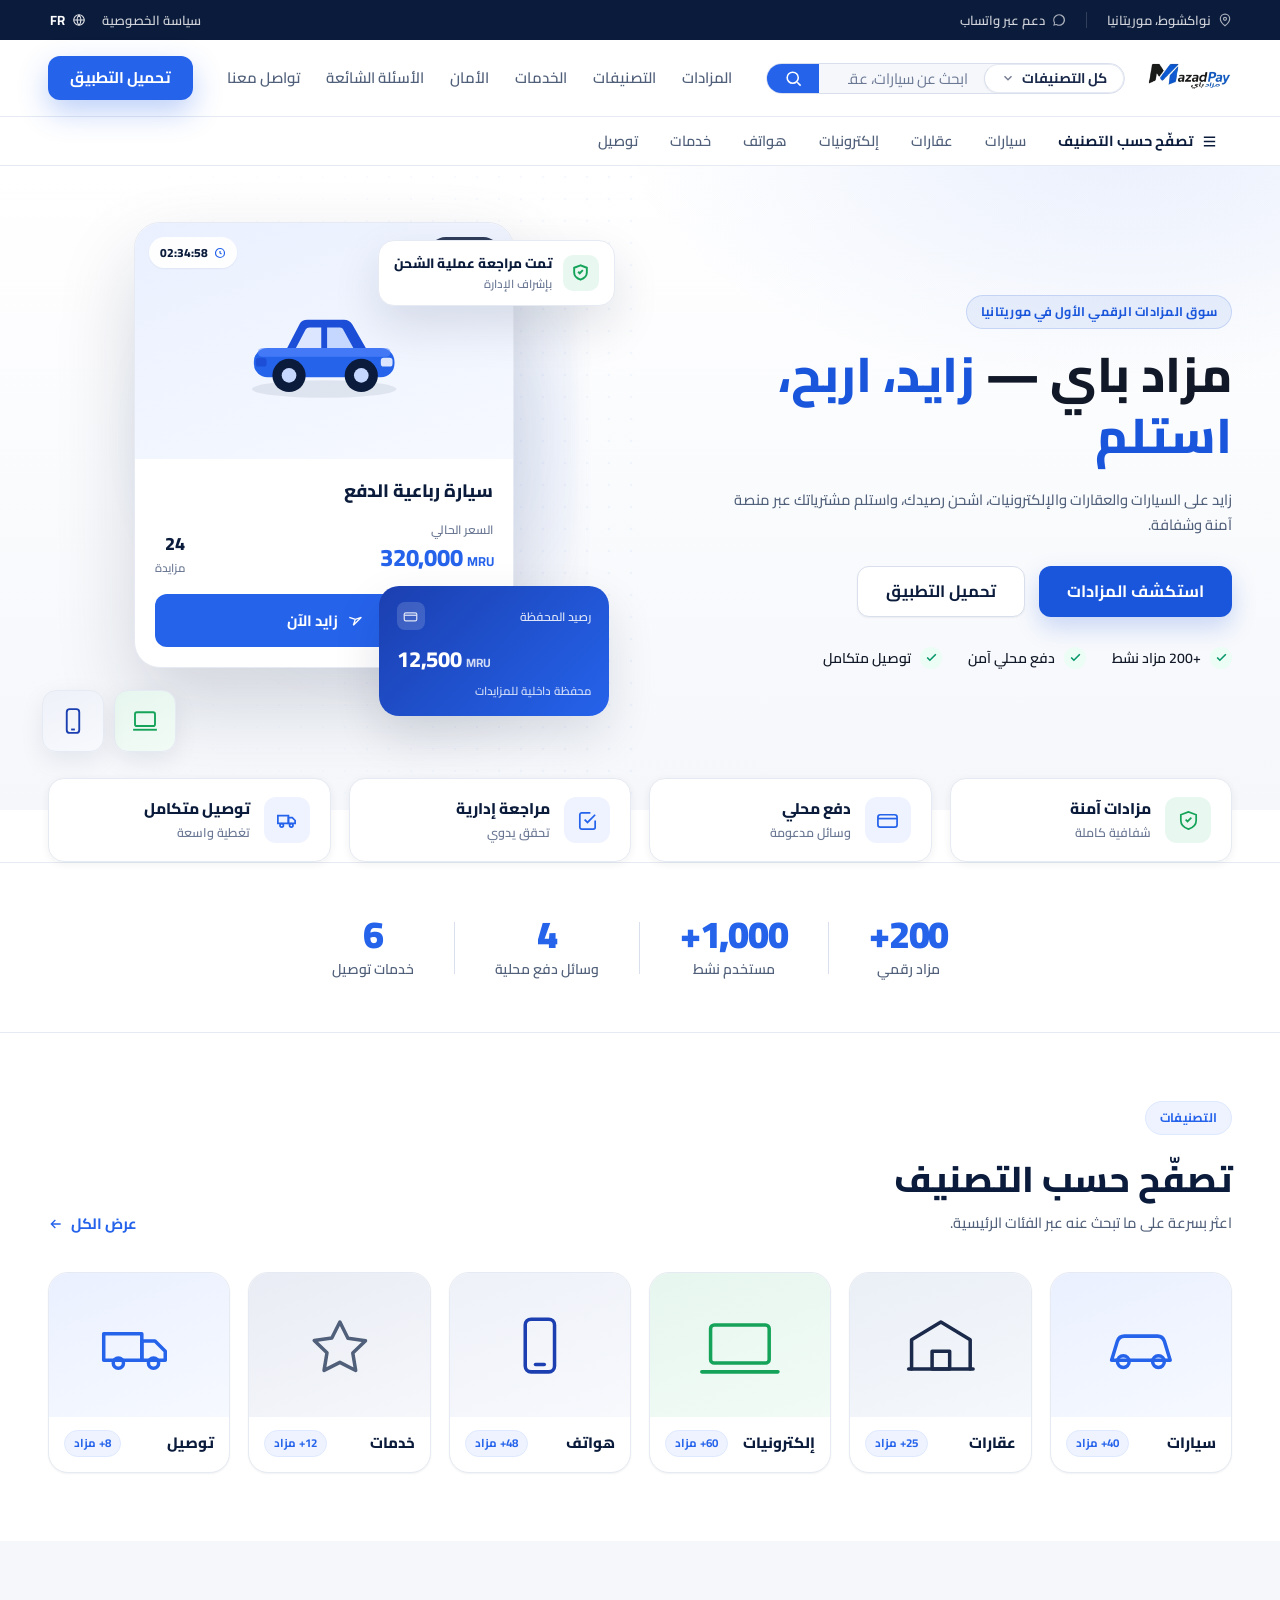
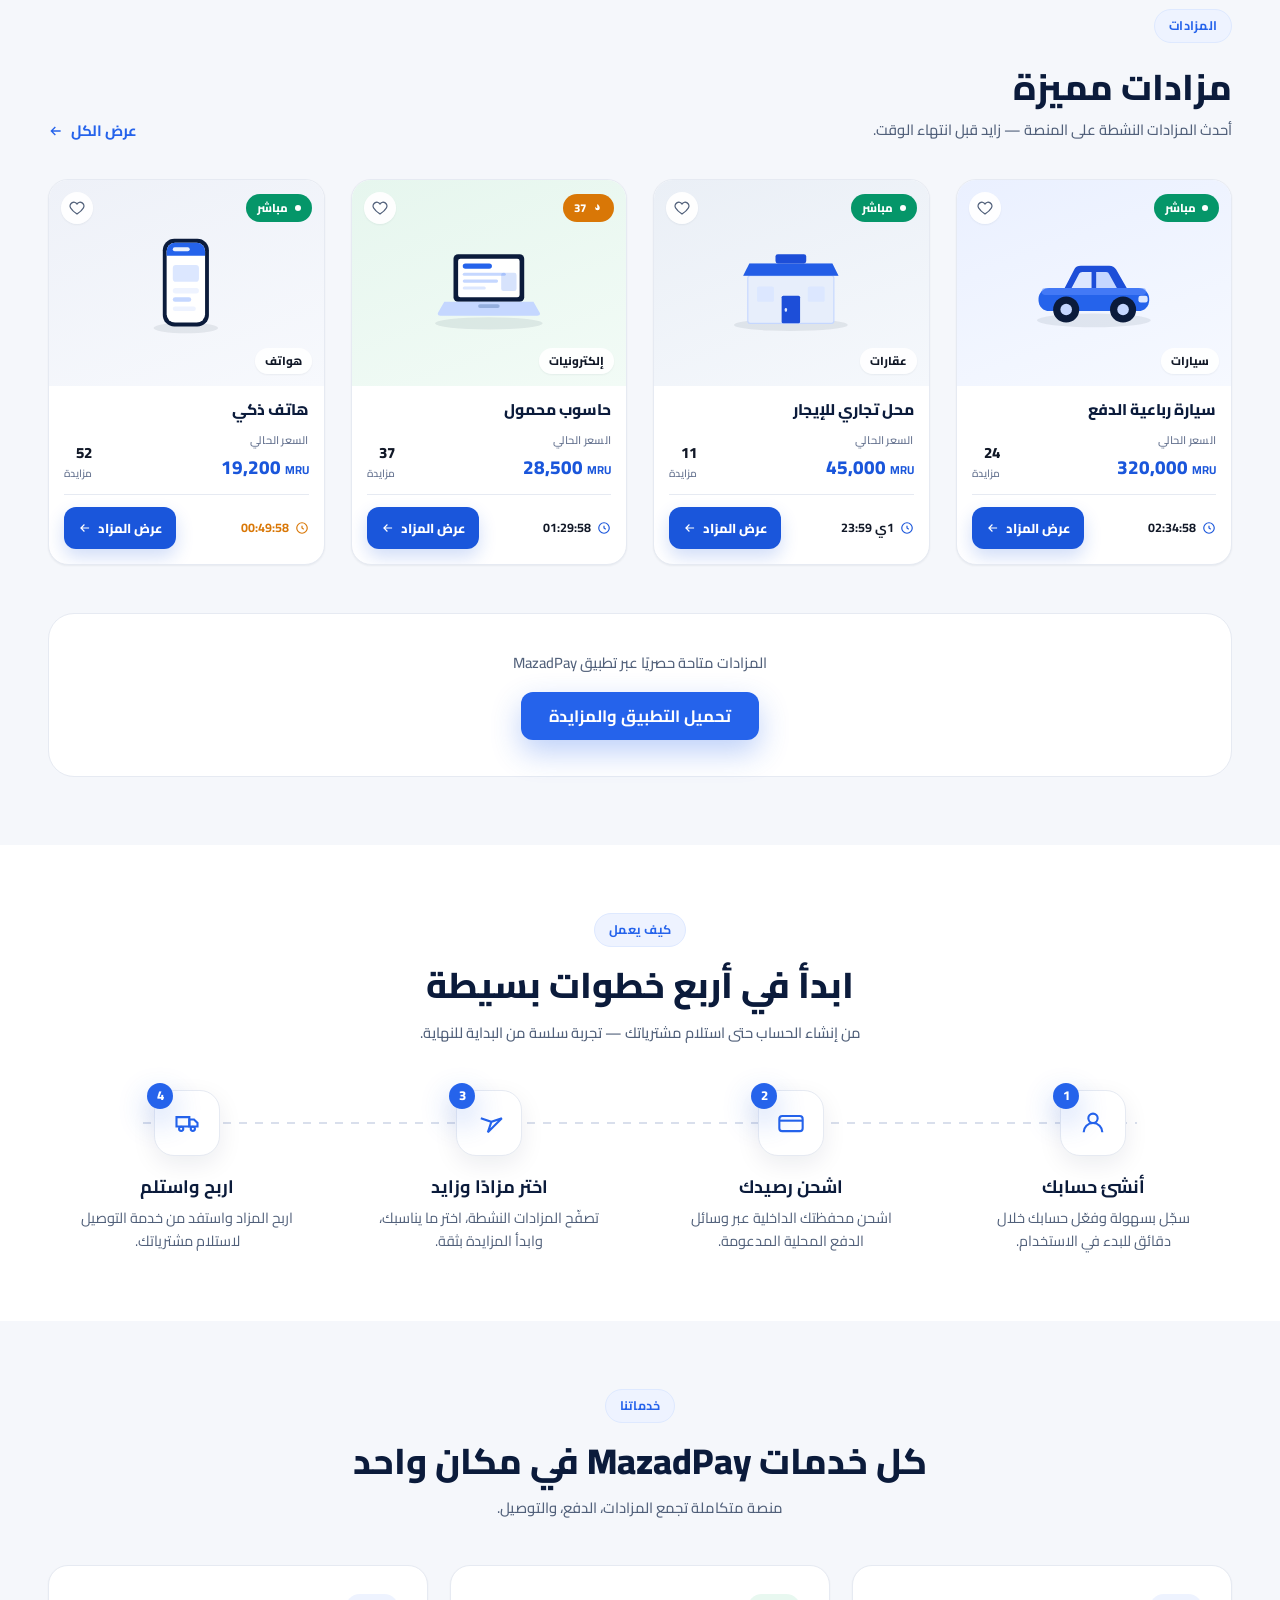
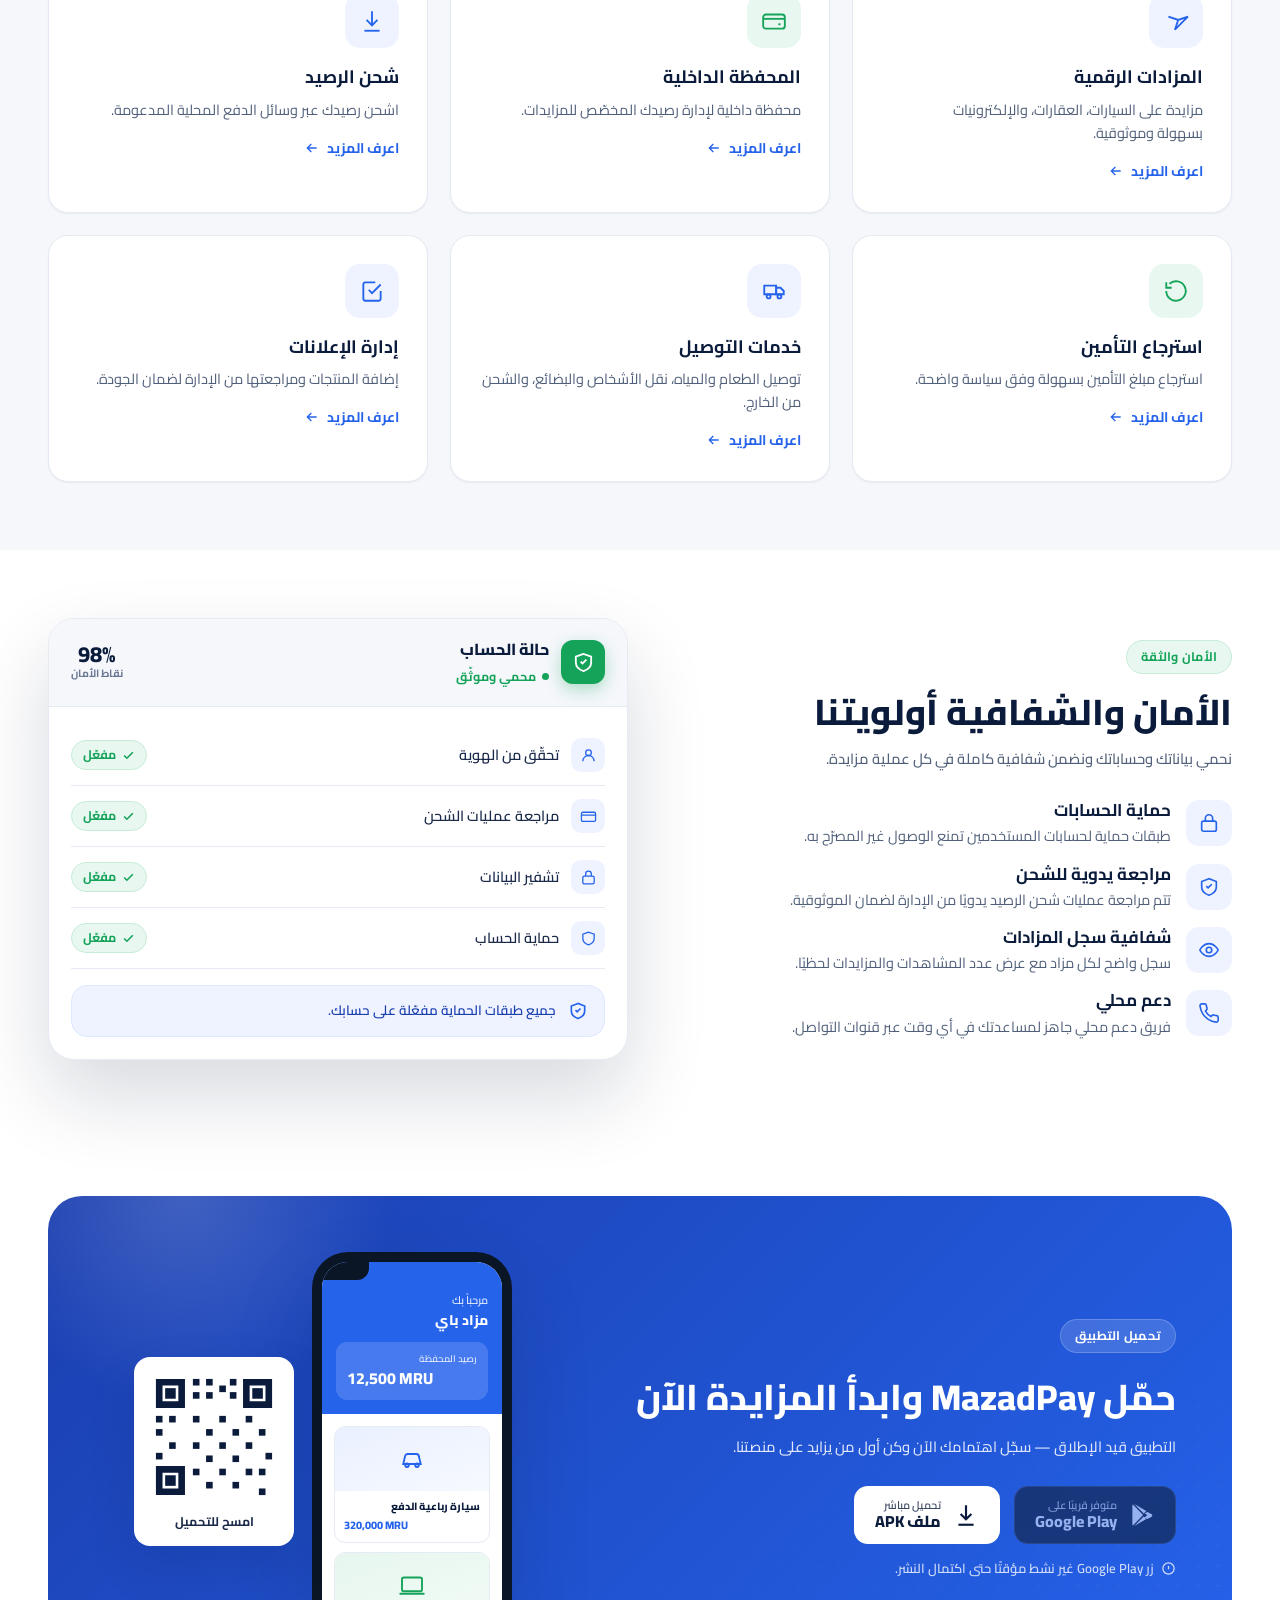
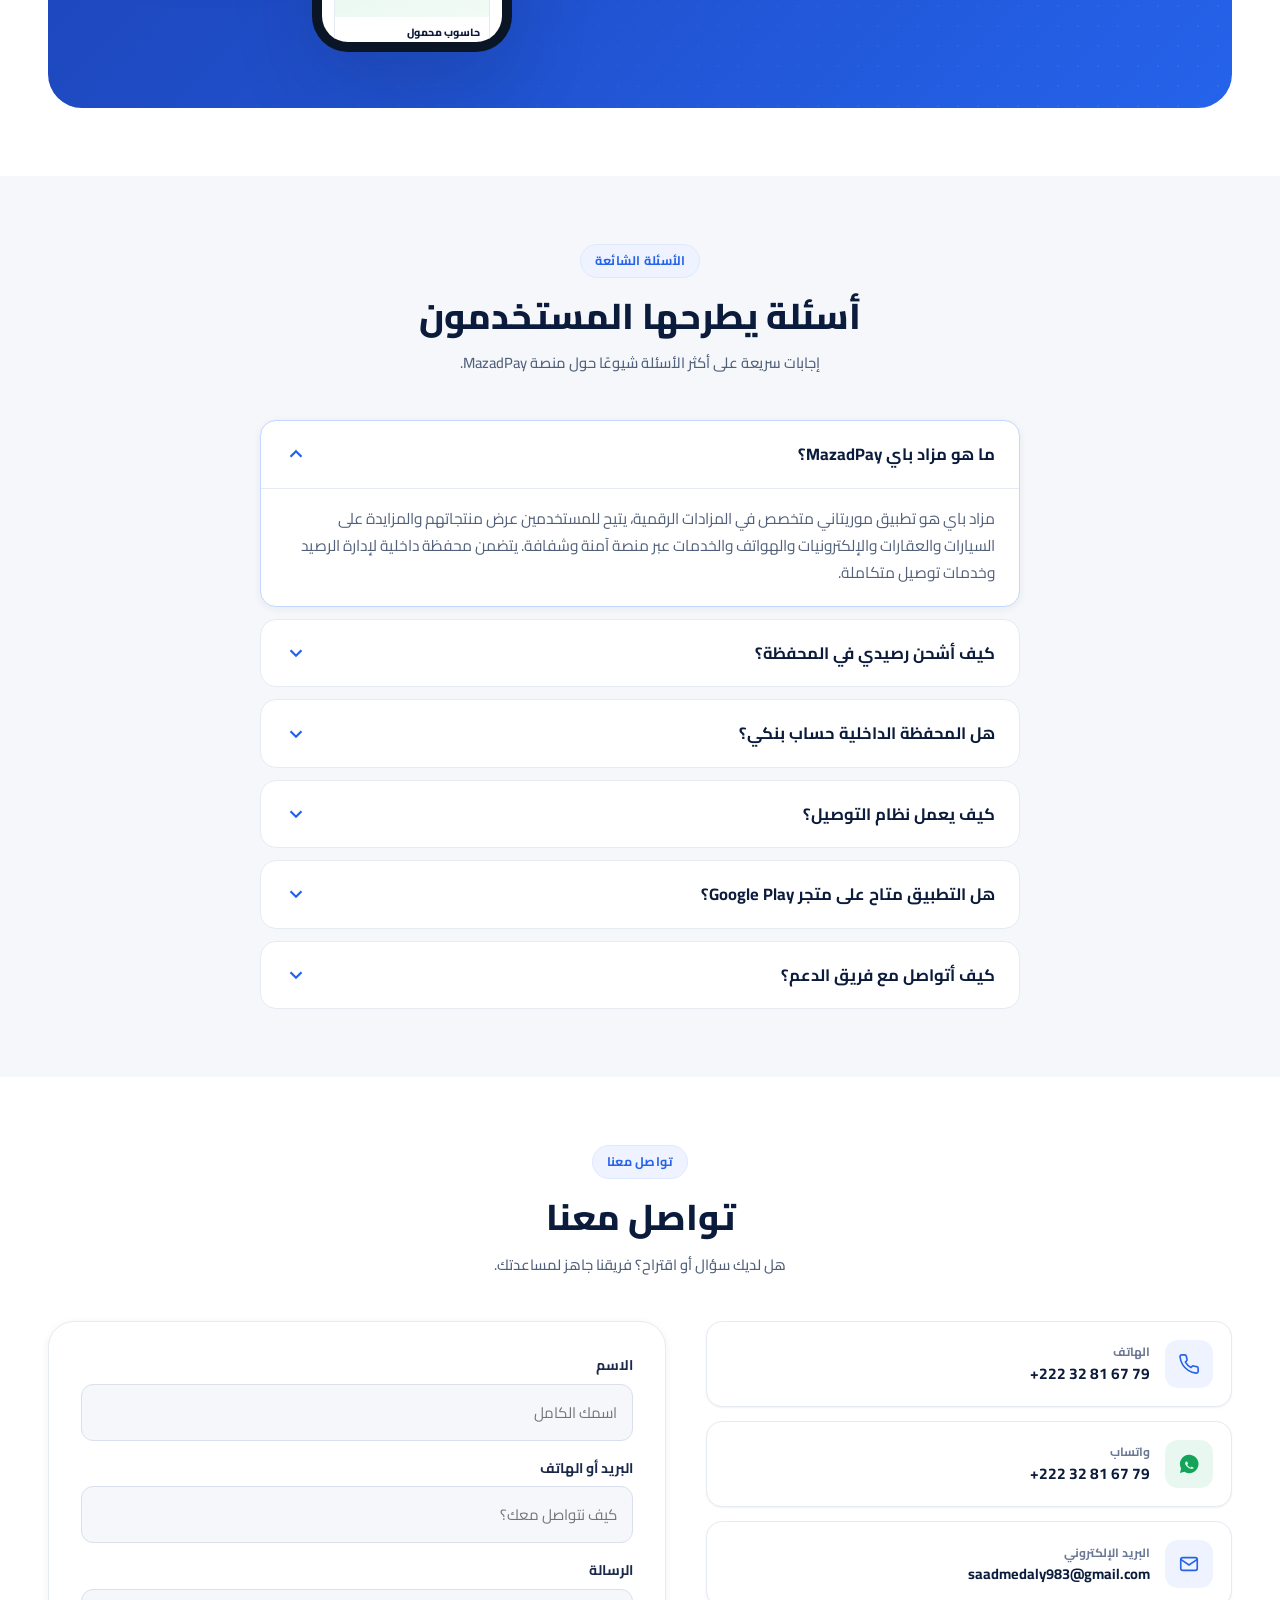
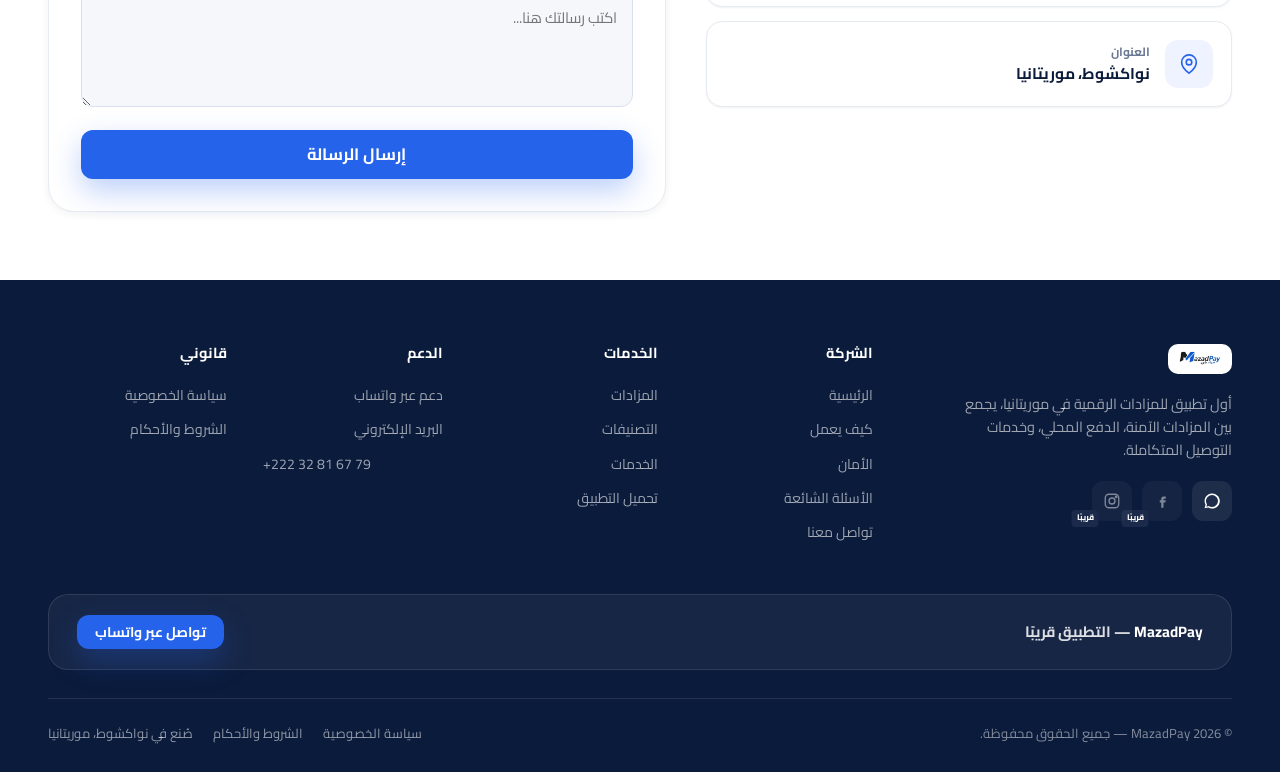
<file: index.html>
<!DOCTYPE html>
<html lang="ar" dir="rtl">
<head>
<meta charset="UTF-8" />
<meta name="viewport" content="width=device-width, initial-scale=1.0" />
<title>مزاد باي MazadPay — أول منصة مزادات رقمية في موريتانيا</title>
<meta name="description" content="مزاد باي MazadPay: منصة المزادات الرقمية الأولى في موريتانيا. زايد على السيارات والعقارات والإلكترونيات، اشحن رصيدك، واستفد من خدمات التوصيل عبر منصة آمنة وشفافة." />
<meta name="keywords" content="مزادات موريتانيا, MazadPay, مزاد باي, مزادات رقمية, سيارات, عقارات, إلكترونيات, توصيل نواكشوط" />
<meta name="author" content="MazadPay" />
<meta name="theme-color" content="#2563EB" />
<meta name="robots" content="index, follow" />
<!-- Open Graph -->
<meta property="og:type" content="website" />
<meta property="og:url" content="https://mazadpay.com/" />
<meta property="og:title" content="مزاد باي MazadPay — أول منصة مزادات رقمية في موريتانيا" />
<meta property="og:description" content="منصة مزادات رقمية حديثة وآمنة وخدمات توصيل متكاملة في موريتانيا." />
<meta property="og:image" content="https://mazadpay.com/assets/mazadpay-logo.png" />
<meta property="og:locale" content="ar_MR" />
<meta property="og:site_name" content="MazadPay" />
<!-- Twitter Card -->
<meta name="twitter:card" content="summary_large_image" />
<meta name="twitter:title" content="مزاد باي MazadPay — أول منصة مزادات رقمية في موريتانيا" />
<meta name="twitter:description" content="منصة مزادات رقمية حديثة وآمنة وخدمات توصيل متكاملة في موريتانيا." />
<meta name="twitter:image" content="https://mazadpay.com/assets/mazadpay-logo.png" />
<!-- Canonical -->
<link rel="canonical" href="https://mazadpay.com/" />
<link rel="icon" type="image/png" href="assets/mazadpay-logo-transparent.png" />
<link rel="preconnect" href="https://fonts.googleapis.com" />
<link rel="preconnect" href="https://fonts.gstatic.com" crossorigin />
<link href="https://fonts.googleapis.com/css2?family=Cairo:wght@400;500;600;700;800;900&display=swap" rel="stylesheet" />
<link rel="stylesheet" href="css/styles.css" />
<link rel="stylesheet" href="css/home.css" />
<link rel="stylesheet" href="css/stitch-tokens.css" />
</head>
<body>

<!-- ============ TOP BAR ============ -->
<div class="topbar">
  <div class="container topbar__inner">
    <span class="topbar__item"><svg viewBox="0 0 24 24" fill="none" stroke="currentColor" stroke-width="2"><path d="M20 10c0 6-8 12-8 12s-8-6-8-12a8 8 0 0 1 16 0Z"/><circle cx="12" cy="10" r="2.6"/></svg><span data-i18n="tb_loc">نواكشوط، موريتانيا</span></span>
    <span class="topbar__sep"></span>
    <a class="topbar__item hide-sm" href="https://wa.me/22232816779" target="_blank" rel="noopener"><svg viewBox="0 0 24 24" fill="currentColor"><path d="M12 2a10 10 0 0 0-8.6 15l-1.3 4.8 5-1.3A10 10 0 1 0 12 2Zm0 18a8 8 0 0 1-4.1-1.1l-.3-.2-3 .8.8-2.9-.2-.3A8 8 0 1 1 12 20Z"/></svg><span data-i18n="tb_support">دعم عبر واتساب</span></a>
    <div class="topbar__right">
      <a class="topbar__item hide-sm" href="privacy.html" data-i18n="ft_privacy">سياسة الخصوصية</a>
      <button class="topbar__lang" data-lang-toggle aria-label="Switch language"><svg viewBox="0 0 24 24" fill="none" stroke="currentColor" stroke-width="2"><circle cx="12" cy="12" r="9"/><path d="M3 12h18M12 3a14 14 0 0 1 0 18M12 3a14 14 0 0 0 0 18"/></svg><span class="lang-label">FR</span></button>
    </div>
  </div>
</div>

<!-- ============ HEADER ============ -->
<header class="header">
  <div class="container header__inner">
    <a href="#home" class="header__logo" aria-label="MazadPay"><img src="assets/mazadpay-logo-transparent.png" alt="MazadPay" /></a>
    <form class="header__search" role="search">
      <span class="cat"><span data-i18n="sc_all">كل التصنيفات</span><svg viewBox="0 0 24 24" fill="none" stroke="currentColor" stroke-width="2.5"><path d="m6 9 6 6 6-6"/></svg></span>
      <input type="search" data-i18n-ph="search_ph" placeholder="ابحث عن سيارة، عقار، هاتف..." aria-label="بحث" />
      <button type="submit" data-i18n-aria="search_btn" aria-label="بحث"><svg viewBox="0 0 24 24" fill="none" stroke="currentColor" stroke-width="2"><circle cx="11" cy="11" r="7"/><path d="m21 21-4.3-4.3"/></svg></button>
    </form>
    <nav class="header__nav">
      <a href="#auctions" data-i18n="nav_auctions">المزادات</a>
      <a href="#categories" data-i18n="cat_eyebrow">التصنيفات</a>
      <a href="#services" data-i18n="nav_services">الخدمات</a>
      <a href="#security" data-i18n="nav_security">الأمان</a>
      <a href="#faq">الأسئلة الشائعة</a>
      <a href="#contact" data-i18n="nav_contact">تواصل معنا</a>
    </nav>
    <div class="header__right">
      <a href="#download" class="btn btn--primary" data-i18n="nav_download">تحميل التطبيق</a>
      <button class="header__burger" aria-label="Menu" aria-expanded="false"><span></span></button>
    </div>
  </div>
  <!-- mobile menu -->
  <div class="mobile-menu" role="navigation" aria-label="القائمة الرئيسية">
    <a href="#auctions" data-i18n="nav_auctions">المزادات</a>
    <a href="#categories" data-i18n="cat_eyebrow">التصنيفات</a>
    <a href="#services" data-i18n="nav_services">الخدمات</a>
    <a href="#how" data-i18n="nav_how">كيف يعمل</a>
    <a href="#security" data-i18n="nav_security">الأمان</a>
    <a href="#faq">الأسئلة الشائعة</a>
    <a href="#contact" data-i18n="nav_contact">تواصل معنا</a>
    <a href="#download" class="btn btn--primary btn--block" data-i18n="nav_download">تحميل التطبيق</a>
  </div>
</header>

<!-- category strip -->
<div class="catbar">
  <div class="container catbar__inner">
    <a class="lead-link" href="#categories"><svg viewBox="0 0 24 24" fill="none" stroke="currentColor" stroke-width="2"><path d="M4 6h16M4 12h16M4 18h16"/></svg><span data-i18n="cat_title">تصفّح حسب التصنيف</span></a>
    <a href="#categories" data-i18n="cat_cars">سيارات</a>
    <a href="#categories" data-i18n="cat_realestate">عقارات</a>
    <a href="#categories" data-i18n="cat_electronics">إلكترونيات</a>
    <a href="#categories" data-i18n="cat_phones">هواتف</a>
    <a href="#categories" data-i18n="cat_services">خدمات</a>
    <a href="#categories" data-i18n="cat_delivery">توصيل</a>
  </div>
</div>

<!-- mobile search bar (visible only on small screens) -->
<div class="mobile-search-bar">
  <div class="container">
    <form class="mobile-search-form" role="search">
      <svg viewBox="0 0 24 24" fill="none" stroke="currentColor" stroke-width="2"><circle cx="11" cy="11" r="7"/><path d="m21 21-4.3-4.3"/></svg>
      <input type="search" data-i18n-ph="search_ph" placeholder="ابحث عن سيارات، عقارات، إلكترونيات..." aria-label="بحث" />
    </form>
  </div>
</div>

<main>
<!-- ============ HERO ============ -->
<section class="hero" id="home">
  <div class="container hero__grid">
    <div class="hero__copy">
      <span class="eyebrow hero__eyebrow reveal" data-i18n="hero_badge"><span class="eyebrow__dot"></span>سوق المزادات الرقمي الأول في موريتانيا</span>
      <h1 class="hero__title display reveal d1"><span data-i18n="hero_t1">مزاد باي</span> — <span class="accent" data-i18n="hero_t2">زايد، اربح، استلم</span></h1>
      <p class="lead hero__sub reveal d2" data-i18n="hero_sub2">اكتشف مزادات السيارات، العقارات، الإلكترونيات والخدمات في موريتانيا. زايد بسهولة، ادفع محليًا، واستلم بأمان.</p>
      <div class="hero__cta reveal d3">
        <a href="#auctions" class="btn btn--primary btn--lg" data-i18n="hero_cta2b">استكشف المزادات</a>
        <a href="#download" class="btn btn--ghost btn--lg" data-open-modal="apk-modal" data-i18n="hero_cta1">تحميل التطبيق</a>
      </div>
      <div class="hero__trust reveal d4">
        <span class="i"><span class="dot"><svg viewBox="0 0 24 24" fill="none" stroke="currentColor" stroke-width="3"><path d="M20 6 9 17l-5-5"/></svg></span><span data-i18n="hero_m1">+200 مزاد نشط</span></span>
        <span class="i"><span class="dot"><svg viewBox="0 0 24 24" fill="none" stroke="currentColor" stroke-width="3"><path d="M20 6 9 17l-5-5"/></svg></span><span data-i18n="hero_m2">دفع محلي آمن</span></span>
        <span class="i"><span class="dot"><svg viewBox="0 0 24 24" fill="none" stroke="currentColor" stroke-width="3"><path d="M20 6 9 17l-5-5"/></svg></span><span data-i18n="hero_m3">توصيل متكامل</span></span>
      </div>
    </div>

    <!-- visual stage -->
    <div class="stage reveal d2">
      <div class="stage__glow"></div>
      <!-- main auction card -->
      <div class="hcard" data-float>
        <div class="hcard__media tint-1">
          <svg class="art" viewBox="0 0 200 150" fill="none" xmlns="http://www.w3.org/2000/svg">
            <ellipse cx="100" cy="124" rx="74" ry="9" fill="#0B1B3B" opacity=".08"/>
            <path d="M60 86 L75 57 Q77 53 83 53 L120 53 Q126 53 129 58 L145 86 Z" fill="#1D4ED8"/>
            <path d="M70 84 L81 63 Q82 61 85 61 L97 61 L97 84 Z" fill="#DCE7FF"/>
            <path d="M103 84 L103 61 L116 61 Q119 61 120 64 L131 84 Z" fill="#C5D7FF"/>
            <rect x="28" y="82" width="144" height="30" rx="14" fill="#2563EB"/>
            <rect x="32" y="82" width="136" height="9" rx="5" fill="#5B8DFF" opacity=".55"/>
            <rect x="158" y="92" width="12" height="9" rx="3" fill="#DCE7FF"/>
            <rect x="30" y="92" width="11" height="9" rx="3" fill="#1D4ED8"/>
            <circle cx="64" cy="110" r="17" fill="#0B1B3B"/><circle cx="64" cy="110" r="7.5" fill="#C5D7FF"/>
            <circle cx="138" cy="110" r="17" fill="#0B1B3B"/><circle cx="138" cy="110" r="7.5" fill="#C5D7FF"/>
          </svg>
          <div class="hcard__badges">
            <span class="chip-live"><span class="pulse"></span><span data-i18n="app_live">مباشر</span></span>
            <span class="chip-time" data-ends="9300"><svg viewBox="0 0 24 24" fill="none" stroke="currentColor" stroke-width="2.4"><circle cx="12" cy="12" r="9"/><path d="M12 8v4l3 2"/></svg><span class="cd">00:00:00</span></span>
          </div>
        </div>
        <div class="hcard__body">
          <div class="hcard__title" data-i18n="au1_t">سيارة رباعية الدفع</div>
          <div class="hcard__row">
            <div><div class="hcard__pl" data-i18n="fa_current">السعر الحالي</div><div class="hcard__pv" dir="ltr">320,000 <small>MRU</small></div></div>
            <div class="hcard__bids"><div class="n" dir="ltr">24</div><div class="l" data-i18n="fa_bids">مزايدة</div></div>
          </div>
          <button class="hcard__bid" data-open-modal="apk-modal"><svg viewBox="0 0 24 24" fill="none" stroke="currentColor" stroke-width="2"><path d="m14 11-3 9 12-12-9 3-9-3 9 3Z"/></svg><span data-i18n="app_bid">زايد الآن</span></button>
        </div>
      </div>
      <!-- floating wallet -->
      <div class="hwallet" data-float>
        <div class="top"><span data-i18n="app_bal_l">رصيد المحفظة</span><span class="ic"><svg viewBox="0 0 24 24" fill="none" stroke="#fff" stroke-width="2"><rect x="2" y="6" width="20" height="13" rx="2.5"/><path d="M2 10h20"/></svg></span></div>
        <div class="bal" dir="ltr">12,500 <small>MRU</small></div>
        <div class="sub" data-i18n="hw_sub">محفظة داخلية للمزايدات</div>
      </div>
      <!-- success toast -->
      <div class="htoast" data-float>
        <span class="ic"><svg viewBox="0 0 24 24" fill="none" stroke="currentColor" stroke-width="2.4"><path d="M9 11l2 2 4-4"/><path d="M12 3 4 6v6c0 5 3.5 7.5 8 9 4.5-1.5 8-4 8-9V6l-8-3Z"/></svg></span>
        <div><div class="t" data-i18n="ht_t">تمت مراجعة عملية الشحن</div><div class="s" data-i18n="ht_s">بإشراف الإدارة</div></div>
      </div>
      <!-- mini thumbs -->
      <div class="hthumbs">
        <div class="hthumb tint-3"><svg viewBox="0 0 24 24" fill="none" stroke="currentColor" stroke-width="1.5"><rect x="4" y="5" width="16" height="11" rx="1.5"/><path d="M2.5 19h19"/></svg></div>
        <div class="hthumb tint-5"><svg viewBox="0 0 24 24" fill="none" stroke="currentColor" stroke-width="1.5"><rect x="7" y="2.5" width="10" height="19" rx="2.4"/><path d="M10.5 18.8h3"/></svg></div>
      </div>
    </div>
  </div>
</section>

<!-- ============ TRUST BAND ============ -->
<section class="container">
  <div class="tband">
    <div class="tband__inner">
      <div class="tcard reveal"><span class="ic green"><svg viewBox="0 0 24 24" fill="none" stroke="currentColor" stroke-width="1.8"><path d="M9 11l2 2 4-4"/><path d="M12 3 4 6v6c0 5 3.5 7.5 8 9 4.5-1.5 8-4 8-9V6l-8-3Z"/></svg></span><div><div class="t" data-i18n="tband_1">مزادات موثوقة</div><div class="s" data-i18n="tband_1s">شفافية كاملة</div></div></div>
      <div class="tcard reveal d1"><span class="ic"><svg viewBox="0 0 24 24" fill="none" stroke="currentColor" stroke-width="1.8"><rect x="2" y="6" width="20" height="13" rx="2.5"/><path d="M2 10h20"/></svg></span><div><div class="t" data-i18n="tband_2">دفع محلي</div><div class="s" data-i18n="tband_2s">وسائل مدعومة</div></div></div>
      <div class="tcard reveal d2"><span class="ic"><svg viewBox="0 0 24 24" fill="none" stroke="currentColor" stroke-width="1.8"><path d="M9 11l3 3 8-8"/><path d="M20 12v7a2 2 0 0 1-2 2H6a2 2 0 0 1-2-2V6a2 2 0 0 1 2-2h9"/></svg></span><div><div class="t" data-i18n="tband_3">مراجعة إدارية</div><div class="s" data-i18n="tband_3s">تحقق يدوي</div></div></div>
      <div class="tcard reveal d3"><span class="ic"><svg viewBox="0 0 24 24" fill="none" stroke="currentColor" stroke-width="1.8"><path d="M3 7h11v8H3z"/><path d="M14 9h4l3 3v3h-7z"/><circle cx="7" cy="17" r="1.8"/><circle cx="17" cy="17" r="1.8"/></svg></span><div><div class="t" data-i18n="tband_4">توصيل متكامل</div><div class="s" data-i18n="tband_4s">تغطية واسعة</div></div></div>
    </div>
  </div>
</section>

<!-- ============ STATS BAND ============ -->
<section class="stats-band">
  <div class="container stats-band__inner">
    <div class="stat reveal">
      <div class="stat__v" dir="ltr">+200</div>
      <div class="stat__l" data-i18n="stat1_l">مزاد رقمي</div>
    </div>
    <div class="stat__sep"></div>
    <div class="stat reveal d1">
      <div class="stat__v" dir="ltr">+1,000</div>
      <div class="stat__l" data-i18n="stat2_l">مستخدم نشط</div>
    </div>
    <div class="stat__sep"></div>
    <div class="stat reveal d2">
      <div class="stat__v" dir="ltr">4</div>
      <div class="stat__l" data-i18n="stat3_l">وسائل دفع محلية</div>
    </div>
    <div class="stat__sep"></div>
    <div class="stat reveal d3">
      <div class="stat__v" dir="ltr">6</div>
      <div class="stat__l" data-i18n="stat4_l">خدمات توصيل</div>
    </div>
  </div>
</section>

<!-- ============ CATEGORIES ============ -->
<section class="section" id="categories">
  <div class="container">
    <div class="sec-head-row">
      <div class="l reveal">
        <span class="eyebrow" data-i18n="cat_eyebrow">التصنيفات</span>
        <h2 data-i18n="cat_title">تصفّح حسب التصنيف</h2>
        <p class="lead" data-i18n="cat_sub">اعثر بسرعة على ما تبحث عنه عبر الفئات الرئيسية.</p>
      </div>
      <a href="#auctions" class="linkarrow reveal d1"><span data-i18n="fa_view_all">عرض الكل</span><svg viewBox="0 0 24 24" fill="none" stroke="currentColor" stroke-width="2"><path d="M5 12h14M13 6l6 6-6 6"/></svg></a>
    </div>
    <div class="cats">
      <a href="#auctions" class="cat reveal">
        <div class="cat__thumb tint-1"><svg class="art" viewBox="0 0 64 48" fill="none" stroke="currentColor" stroke-width="2.4" stroke-linecap="round" stroke-linejoin="round"><path d="M12 34h40l-4-13a5 5 0 0 0-4.7-3.4H20.7A5 5 0 0 0 16 21l-4 13Z"/><circle cx="20" cy="35" r="4"/><circle cx="44" cy="35" r="4"/></svg><span class="cat__go"><svg viewBox="0 0 24 24" fill="none" stroke="currentColor" stroke-width="2.5"><path d="m9 6 6 6-6 6"/></svg></span></div>
        <div class="cat__body"><div class="cat__nm" data-i18n="cat_cars">سيارات</div><div class="cat__ct"><span dir="ltr">+40</span> <span data-i18n="cat_count">مزاد</span></div></div>
      </a>
      <a href="#auctions" class="cat reveal d1">
        <div class="cat__thumb tint-2"><svg class="art" viewBox="0 0 64 48" fill="none" stroke="currentColor" stroke-width="2.4" stroke-linecap="round" stroke-linejoin="round"><path d="M12 40V20l20-12 20 12v20"/><path d="M10 40h44"/><rect x="26" y="28" width="12" height="12"/></svg><span class="cat__go"><svg viewBox="0 0 24 24" fill="none" stroke="currentColor" stroke-width="2.5"><path d="m9 6 6 6-6 6"/></svg></span></div>
        <div class="cat__body"><div class="cat__nm" data-i18n="cat_realestate">عقارات</div><div class="cat__ct"><span dir="ltr">+25</span> <span data-i18n="cat_count">مزاد</span></div></div>
      </a>
      <a href="#auctions" class="cat reveal d2">
        <div class="cat__thumb tint-3"><svg class="art" viewBox="0 0 64 48" fill="none" stroke="currentColor" stroke-width="2.4" stroke-linecap="round" stroke-linejoin="round"><rect x="12" y="10" width="40" height="26" rx="2.5"/><path d="M6 42h52"/></svg><span class="cat__go"><svg viewBox="0 0 24 24" fill="none" stroke="currentColor" stroke-width="2.5"><path d="m9 6 6 6-6 6"/></svg></span></div>
        <div class="cat__body"><div class="cat__nm" data-i18n="cat_electronics">إلكترونيات</div><div class="cat__ct"><span dir="ltr">+60</span> <span data-i18n="cat_count">مزاد</span></div></div>
      </a>
      <a href="#auctions" class="cat reveal d3">
        <div class="cat__thumb tint-5"><svg class="art" viewBox="0 0 64 48" fill="none" stroke="currentColor" stroke-width="2.4" stroke-linecap="round" stroke-linejoin="round"><rect x="22" y="6" width="20" height="36" rx="4"/><path d="M29 37h6"/></svg><span class="cat__go"><svg viewBox="0 0 24 24" fill="none" stroke="currentColor" stroke-width="2.5"><path d="m9 6 6 6-6 6"/></svg></span></div>
        <div class="cat__body"><div class="cat__nm" data-i18n="cat_phones">هواتف</div><div class="cat__ct"><span dir="ltr">+48</span> <span data-i18n="cat_count">مزاد</span></div></div>
      </a>
      <a href="#services" class="cat reveal d4">
        <div class="cat__thumb tint-4"><svg class="art" viewBox="0 0 64 48" fill="none" stroke="currentColor" stroke-width="2.4" stroke-linecap="round" stroke-linejoin="round"><path d="M32 8l5.5 11 12 1.7-8.7 8.4 2 12L32 35.5 21.2 41l2-12-8.7-8.4 12-1.7L32 8Z"/></svg><span class="cat__go"><svg viewBox="0 0 24 24" fill="none" stroke="currentColor" stroke-width="2.5"><path d="m9 6 6 6-6 6"/></svg></span></div>
        <div class="cat__body"><div class="cat__nm" data-i18n="cat_services">خدمات</div><div class="cat__ct"><span dir="ltr">+12</span> <span data-i18n="cat_count">مزاد</span></div></div>
      </a>
      <a href="#services" class="cat reveal d5">
        <div class="cat__thumb tint-1"><svg class="art" viewBox="0 0 64 48" fill="none" stroke="currentColor" stroke-width="2.4" stroke-linecap="round" stroke-linejoin="round"><path d="M8 16h26v18H8z"/><path d="M34 21h9l7 7v6H34z"/><circle cx="18" cy="36" r="3.5"/><circle cx="42" cy="36" r="3.5"/></svg><span class="cat__go"><svg viewBox="0 0 24 24" fill="none" stroke="currentColor" stroke-width="2.5"><path d="m9 6 6 6-6 6"/></svg></span></div>
        <div class="cat__body"><div class="cat__nm" data-i18n="cat_delivery">توصيل</div><div class="cat__ct"><span dir="ltr">+8</span> <span data-i18n="cat_count">خدمة</span></div></div>
      </a>
    </div>
  </div>
</section>

<!-- ============ FEATURED AUCTIONS ============ -->
<section class="section section--soft" id="auctions">
  <div class="container">
    <div class="sec-head-row">
      <div class="l reveal">
        <span class="eyebrow" data-i18n="fa_eyebrow">المزادات</span>
        <h2 data-i18n="fa_title">مزادات مميزة</h2>
        <p class="lead" data-i18n="fa_sub">أحدث المزادات النشطة على المنصة — زايد قبل انتهاء الوقت.</p>
      </div>
      <a href="#download" class="linkarrow reveal d1"><span data-i18n="fa_view_all">عرض الكل</span><svg viewBox="0 0 24 24" fill="none" stroke="currentColor" stroke-width="2"><path d="M5 12h14M13 6l6 6-6 6"/></svg></a>
    </div>
    <div class="pgrid">
      <!-- SUV -->
      <article class="pcard reveal">
        <div class="pcard__media tint-1">
          <svg class="art" viewBox="0 0 200 150" fill="none"><ellipse cx="100" cy="124" rx="74" ry="9" fill="#0B1B3B" opacity=".08"/><path d="M60 86 L75 57 Q77 53 83 53 L120 53 Q126 53 129 58 L145 86 Z" fill="#1D4ED8"/><path d="M70 84 L81 63 Q82 61 85 61 L97 61 L97 84 Z" fill="#DCE7FF"/><path d="M103 84 L103 61 L116 61 Q119 61 120 64 L131 84 Z" fill="#C5D7FF"/><rect x="28" y="82" width="144" height="30" rx="14" fill="#2563EB"/><rect x="32" y="82" width="136" height="9" rx="5" fill="#5B8DFF" opacity=".55"/><rect x="158" y="92" width="12" height="9" rx="3" fill="#DCE7FF"/><circle cx="64" cy="110" r="17" fill="#0B1B3B"/><circle cx="64" cy="110" r="7.5" fill="#C5D7FF"/><circle cx="138" cy="110" r="17" fill="#0B1B3B"/><circle cx="138" cy="110" r="7.5" fill="#C5D7FF"/></svg>
          <div class="pcard__top"><span class="badge badge--live"><span class="pulse"></span><span data-i18n="app_live">مباشر</span></span><button class="pcard__fav" aria-label="مفضلة" data-i18n-aria="fav_aria"><svg viewBox="0 0 24 24" fill="none" stroke="currentColor" stroke-width="2"><path d="M12 21s-7-4.5-9.5-9A5 5 0 0 1 12 6a5 5 0 0 1 9.5 6c-2.5 4.5-9.5 9-9.5 9Z"/></svg></button></div>
          <span class="pcard__cat" data-i18n="au1_c">سيارات</span>
        </div>
        <div class="pcard__body">
          <div class="pcard__title" data-i18n="au1_t">سيارة رباعية الدفع</div>
          <div class="pcard__meta"><div><div class="pcard__pl" data-i18n="fa_current">السعر الحالي</div><div class="pcard__pv" dir="ltr">320,000 <small>MRU</small></div></div><div class="pcard__bids"><div class="n" dir="ltr">24</div><div class="l" data-i18n="fa_bids">مزايدة</div></div></div>
          <div class="pcard__foot"><span class="pcard__time" data-ends="9300"><svg viewBox="0 0 24 24" fill="none" stroke="currentColor" stroke-width="2"><circle cx="12" cy="12" r="9"/><path d="M12 8v4l3 2"/></svg><span class="cd">00:00:00</span></span><button class="pcard__view" data-open-modal="apk-modal"><span data-i18n="fa_view">عرض المزاد</span><svg viewBox="0 0 24 24" fill="none" stroke="currentColor" stroke-width="2"><path d="M5 12h14M13 6l6 6-6 6"/></svg></button></div>
        </div>
      </article>
      <!-- Shop -->
      <article class="pcard reveal d1">
        <div class="pcard__media tint-2">
          <svg class="art" viewBox="0 0 200 150" fill="none"><ellipse cx="100" cy="130" rx="74" ry="8" fill="#0B1B3B" opacity=".08"/><rect x="44" y="66" width="112" height="62" rx="3" fill="#E7EEFB"/><rect x="44" y="66" width="112" height="62" rx="3" stroke="#C5D7FF" stroke-width="1.5"/><path d="M38 66 L46 50 L154 50 L162 66 Z" fill="#2563EB"/><path d="M38 66 L46 50 L154 50 L162 66 Z" fill="#1D4ED8" opacity=".25"/><rect x="80" y="38" width="40" height="12" rx="3" fill="#1D4ED8"/><rect x="88" y="92" width="24" height="36" rx="2" fill="#1D4ED8"/><rect x="92" y="108" width="3" height="5" rx="1.5" fill="#DCE7FF"/><rect x="56" y="80" width="22" height="20" rx="2" fill="#DCE7FF"/><rect x="122" y="80" width="22" height="20" rx="2" fill="#DCE7FF"/></svg>
          <div class="pcard__top"><span class="badge badge--live"><span class="pulse"></span><span data-i18n="app_live">مباشر</span></span><button class="pcard__fav" aria-label="مفضلة" data-i18n-aria="fav_aria"><svg viewBox="0 0 24 24" fill="none" stroke="currentColor" stroke-width="2"><path d="M12 21s-7-4.5-9.5-9A5 5 0 0 1 12 6a5 5 0 0 1 9.5 6c-2.5 4.5-9.5 9-9.5 9Z"/></svg></button></div>
          <span class="pcard__cat" data-i18n="au2_c">عقارات</span>
        </div>
        <div class="pcard__body">
          <div class="pcard__title" data-i18n="au2_t">محل تجاري للإيجار</div>
          <div class="pcard__meta"><div><div class="pcard__pl" data-i18n="fa_current">السعر الحالي</div><div class="pcard__pv" dir="ltr">45,000 <small>MRU</small></div></div><div class="pcard__bids"><div class="n" dir="ltr">11</div><div class="l" data-i18n="fa_bids">مزايدة</div></div></div>
          <div class="pcard__foot"><span class="pcard__time" data-ends="172800"><svg viewBox="0 0 24 24" fill="none" stroke="currentColor" stroke-width="2"><circle cx="12" cy="12" r="9"/><path d="M12 8v4l3 2"/></svg><span class="cd">00:00:00</span></span><button class="pcard__view" data-open-modal="apk-modal"><span data-i18n="fa_view">عرض المزاد</span><svg viewBox="0 0 24 24" fill="none" stroke="currentColor" stroke-width="2"><path d="M5 12h14M13 6l6 6-6 6"/></svg></button></div>
        </div>
      </article>
      <!-- Laptop -->
      <article class="pcard reveal d2">
        <div class="pcard__media tint-3">
          <svg class="art" viewBox="0 0 200 150" fill="none"><ellipse cx="100" cy="128" rx="70" ry="8" fill="#0B1B3B" opacity=".08"/><rect x="54" y="38" width="92" height="62" rx="6" fill="#0B1B3B"/><rect x="60" y="44" width="80" height="50" rx="3" fill="#fff"/><rect x="66" y="50" width="38" height="7" rx="3.5" fill="#2563EB"/><rect x="66" y="62" width="56" height="4" rx="2" fill="#C5D7FF"/><rect x="66" y="71" width="46" height="4" rx="2" fill="#C5D7FF"/><rect x="66" y="80" width="30" height="4" rx="2" fill="#DCE7FF"/><rect x="116" y="62" width="20" height="24" rx="3" fill="#2563EB" opacity=".18"/><path d="M42 100 L158 100 L166 114 Q168 118 163 118 L37 118 Q32 118 34 114 Z" fill="#C5D7FF"/><rect x="86" y="103" width="28" height="5" rx="2.5" fill="#94AEDD"/></svg>
          <div class="pcard__top"><span class="badge badge--hot"><svg viewBox="0 0 24 24" width="11" fill="currentColor"><path d="M12 2s5 4 5 9a5 5 0 0 1-10 0c0-2 1-3 1-3 0 2 1.5 3 2.5 3 1.3 0 1.5-1.5 1-3-1-3 .5-5 .5-6Z"/></svg><span dir="ltr">37</span></span><button class="pcard__fav" aria-label="مفضلة" data-i18n-aria="fav_aria"><svg viewBox="0 0 24 24" fill="none" stroke="currentColor" stroke-width="2"><path d="M12 21s-7-4.5-9.5-9A5 5 0 0 1 12 6a5 5 0 0 1 9.5 6c-2.5 4.5-9.5 9-9.5 9Z"/></svg></button></div>
          <span class="pcard__cat" data-i18n="au3_c">إلكترونيات</span>
        </div>
        <div class="pcard__body">
          <div class="pcard__title" data-i18n="au3_t">حاسوب محمول</div>
          <div class="pcard__meta"><div><div class="pcard__pl" data-i18n="fa_current">السعر الحالي</div><div class="pcard__pv" dir="ltr">28,500 <small>MRU</small></div></div><div class="pcard__bids"><div class="n" dir="ltr">37</div><div class="l" data-i18n="fa_bids">مزايدة</div></div></div>
          <div class="pcard__foot"><span class="pcard__time" data-ends="5400"><svg viewBox="0 0 24 24" fill="none" stroke="currentColor" stroke-width="2"><circle cx="12" cy="12" r="9"/><path d="M12 8v4l3 2"/></svg><span class="cd">00:00:00</span></span><button class="pcard__view" data-open-modal="apk-modal"><span data-i18n="fa_view">عرض المزاد</span><svg viewBox="0 0 24 24" fill="none" stroke="currentColor" stroke-width="2"><path d="M5 12h14M13 6l6 6-6 6"/></svg></button></div>
        </div>
      </article>
      <!-- Phone -->
      <article class="pcard reveal d3">
        <div class="pcard__media tint-5">
          <svg class="art" viewBox="0 0 200 150" fill="none"><ellipse cx="100" cy="134" rx="42" ry="7" fill="#0B1B3B" opacity=".08"/><rect x="70" y="18" width="60" height="114" rx="15" fill="#0B1B3B"/><rect x="75" y="23" width="50" height="104" rx="11" fill="#fff"/><path d="M75 34a11 11 0 0 1 11-11h28a11 11 0 0 1 11 11v6H75Z" fill="#2563EB"/><rect x="83" y="29" width="22" height="5" rx="2.5" fill="#fff" opacity=".9"/><rect x="83" y="52" width="34" height="22" rx="4" fill="#DCE7FF"/><rect x="83" y="82" width="34" height="7" rx="3.5" fill="#EEF3FF"/><rect x="83" y="94" width="24" height="6" rx="3" fill="#C5D7FF"/><rect x="83" y="106" width="30" height="6" rx="3" fill="#EEF3FF"/></svg>
          <div class="pcard__top"><span class="badge badge--live"><span class="pulse"></span><span data-i18n="app_live">مباشر</span></span><button class="pcard__fav" aria-label="مفضلة" data-i18n-aria="fav_aria"><svg viewBox="0 0 24 24" fill="none" stroke="currentColor" stroke-width="2"><path d="M12 21s-7-4.5-9.5-9A5 5 0 0 1 12 6a5 5 0 0 1 9.5 6c-2.5 4.5-9.5 9-9.5 9Z"/></svg></button></div>
          <span class="pcard__cat" data-i18n="au4_c">هواتف</span>
        </div>
        <div class="pcard__body">
          <div class="pcard__title" data-i18n="au4_t">هاتف ذكي</div>
          <div class="pcard__meta"><div><div class="pcard__pl" data-i18n="fa_current">السعر الحالي</div><div class="pcard__pv" dir="ltr">19,200 <small>MRU</small></div></div><div class="pcard__bids"><div class="n" dir="ltr">52</div><div class="l" data-i18n="fa_bids">مزايدة</div></div></div>
          <div class="pcard__foot"><span class="pcard__time" data-ends="3000"><svg viewBox="0 0 24 24" fill="none" stroke="currentColor" stroke-width="2"><circle cx="12" cy="12" r="9"/><path d="M12 8v4l3 2"/></svg><span class="cd">00:00:00</span></span><button class="pcard__view" data-open-modal="apk-modal"><span data-i18n="fa_view">عرض المزاد</span><svg viewBox="0 0 24 24" fill="none" stroke="currentColor" stroke-width="2"><path d="M5 12h14M13 6l6 6-6 6"/></svg></button></div>
        </div>
      </article>
    </div>
    <!-- CTA below auctions -->
    <div class="auctions-cta reveal">
      <p class="lead">المزادات متاحة حصريًا عبر تطبيق MazadPay</p>
      <a href="#download" class="btn btn--primary btn--lg">تحميل التطبيق والمزايدة</a>
    </div>
  </div>
</section>

<!-- ============ HOW IT WORKS ============ -->
<section class="section" id="how">
  <div class="container">
    <div class="sec-head center">
      <span class="eyebrow reveal" data-i18n="how_eyebrow">كيف يعمل</span>
      <h2 class="reveal d1" data-i18n="how_title">ابدأ في أربع خطوات بسيطة</h2>
      <p class="lead reveal d2" data-i18n="how_sub">من إنشاء الحساب حتى استلام مشترياتك — تجربة سلسة من البداية للنهاية.</p>
    </div>
    <div class="timeline">
      <div class="tstep reveal"><div class="tstep__node"><span class="tstep__n">1</span><svg viewBox="0 0 24 24" fill="none" stroke="currentColor" stroke-width="1.8"><circle cx="12" cy="8" r="4"/><path d="M4 20a8 8 0 0 1 16 0"/></svg></div><h3 data-i18n="how1_t">أنشئ حسابك</h3><p data-i18n="how1_p">سجّل بسهولة وفعّل حسابك خلال دقائق للبدء في الاستخدام.</p></div>
      <div class="tstep reveal d1"><div class="tstep__node"><span class="tstep__n">2</span><svg viewBox="0 0 24 24" fill="none" stroke="currentColor" stroke-width="1.8"><rect x="2" y="6" width="20" height="13" rx="2.5"/><path d="M2 10h20"/></svg></div><h3 data-i18n="how2_t">اشحن رصيدك</h3><p data-i18n="how2_p">اشحن محفظتك الداخلية عبر وسائل الدفع المحلية المدعومة.</p></div>
      <div class="tstep reveal d2"><div class="tstep__node"><span class="tstep__n">3</span><svg viewBox="0 0 24 24" fill="none" stroke="currentColor" stroke-width="1.8"><path d="m14 11-3 9 12-12-9 3-9-3 9 3Z"/></svg></div><h3 data-i18n="how3_t">اختر مزادًا وزايد</h3><p data-i18n="how3_p">تصفّح المزادات النشطة، اختر ما يناسبك، وابدأ المزايدة بثقة.</p></div>
      <div class="tstep reveal d3"><div class="tstep__node"><span class="tstep__n">4</span><svg viewBox="0 0 24 24" fill="none" stroke="currentColor" stroke-width="1.8"><path d="M3 7h11v8H3z"/><path d="M14 9h4l3 3v3h-7z"/><circle cx="7" cy="17" r="1.8"/><circle cx="17" cy="17" r="1.8"/></svg></div><h3 data-i18n="how4_t">اربح واستلم طلبك</h3><p data-i18n="how4_p">اربح المزاد واستفد من خدمة التوصيل لاستلام مشترياتك.</p></div>
    </div>
  </div>
</section>

<!-- ============ SERVICES ============ -->
<section class="section section--soft" id="services">
  <div class="container">
    <div class="sec-head center">
      <span class="eyebrow reveal" data-i18n="sg_eyebrow">خدماتنا</span>
      <h2 class="reveal d1" data-i18n="sg_title">كل خدمات MazadPay في مكان واحد</h2>
      <p class="lead reveal d2" data-i18n="sg_sub">منصة متكاملة تجمع المزادات، الدفع، والتوصيل.</p>
    </div>
    <div class="svcs">
      <div class="svc reveal"><div class="svc__ic"><svg viewBox="0 0 24 24" fill="none" stroke="currentColor" stroke-width="1.7"><path d="m14 11-3 9 12-12-9 3-9-3 9 3Z"/></svg></div><h3 data-i18n="sg1_t">المزادات الرقمية</h3><p data-i18n="sg1_p">مزايدة على السيارات، العقارات، والإلكترونيات بسهولة وموثوقية.</p><a href="#auctions" class="linkarrow"><span data-i18n="sg_more">اعرف المزيد</span><svg viewBox="0 0 24 24" fill="none" stroke="currentColor" stroke-width="2"><path d="M5 12h14M13 6l6 6-6 6"/></svg></a></div>
      <div class="svc reveal d1"><div class="svc__ic green"><svg viewBox="0 0 24 24" fill="none" stroke="currentColor" stroke-width="1.7"><rect x="2" y="6" width="20" height="13" rx="2.5"/><path d="M2 10h20"/><path d="M16 15h2"/></svg></div><h3 data-i18n="sg2_t">المحفظة الداخلية</h3><p data-i18n="sg2_p">محفظة داخلية لإدارة رصيدك المخصّص للمزايدات بإشراف الإدارة.</p><a href="#security" class="linkarrow"><span data-i18n="sg_more">اعرف المزيد</span><svg viewBox="0 0 24 24" fill="none" stroke="currentColor" stroke-width="2"><path d="M5 12h14M13 6l6 6-6 6"/></svg></a></div>
      <div class="svc reveal d2"><div class="svc__ic"><svg viewBox="0 0 24 24" fill="none" stroke="currentColor" stroke-width="1.7"><path d="M12 3v12"/><path d="m7 11 5 5 5-5"/><path d="M5 21h14"/></svg></div><h3 data-i18n="sg3_t">شحن الرصيد</h3><p data-i18n="sg3_p">اشحن رصيدك عبر وسائل الدفع المحلية المدعومة بسرعة وأمان.</p><a href="#download" class="linkarrow"><span data-i18n="sg_more">اعرف المزيد</span><svg viewBox="0 0 24 24" fill="none" stroke="currentColor" stroke-width="2"><path d="M5 12h14M13 6l6 6-6 6"/></svg></a></div>
      <div class="svc reveal"><div class="svc__ic green"><svg viewBox="0 0 24 24" fill="none" stroke="currentColor" stroke-width="1.7"><path d="M3 12a9 9 0 1 0 3-6.7"/><path d="M3 4v5h5"/></svg></div><h3 data-i18n="sg4_t">استرجاع التأمين</h3><p data-i18n="sg4_p">استرجاع مبلغ التأمين بسهولة وفق سياسة واضحة ومعلنة.</p><a href="#how" class="linkarrow"><span data-i18n="sg_more">اعرف المزيد</span><svg viewBox="0 0 24 24" fill="none" stroke="currentColor" stroke-width="2"><path d="M5 12h14M13 6l6 6-6 6"/></svg></a></div>
      <div class="svc reveal d1"><div class="svc__ic"><svg viewBox="0 0 24 24" fill="none" stroke="currentColor" stroke-width="1.7"><path d="M3 7h11v8H3z"/><path d="M14 9h4l3 3v3h-7z"/><circle cx="7" cy="17" r="1.8"/><circle cx="17" cy="17" r="1.8"/></svg></div><h3 data-i18n="sg5_t">خدمات التوصيل</h3><p data-i18n="sg5_p">توصيل الطعام والمياه، نقل الأشخاص والبضائع، والشحن من الخارج.</p><a href="#categories" class="linkarrow"><span data-i18n="sg_more">اعرف المزيد</span><svg viewBox="0 0 24 24" fill="none" stroke="currentColor" stroke-width="2"><path d="M5 12h14M13 6l6 6-6 6"/></svg></a></div>
      <div class="svc reveal d2"><div class="svc__ic"><svg viewBox="0 0 24 24" fill="none" stroke="currentColor" stroke-width="1.7"><path d="M9 11l3 3 8-8"/><path d="M20 12v7a2 2 0 0 1-2 2H6a2 2 0 0 1-2-2V6a2 2 0 0 1 2-2h9"/></svg></div><h3 data-i18n="sg6_t">إدارة الإعلانات</h3><p data-i18n="sg6_p">إضافة المنتجات ومراجعتها من الإدارة لضمان الجودة قبل النشر.</p><a href="#security" class="linkarrow"><span data-i18n="sg_more">اعرف المزيد</span><svg viewBox="0 0 24 24" fill="none" stroke="currentColor" stroke-width="2"><path d="M5 12h14M13 6l6 6-6 6"/></svg></a></div>
    </div>
  </div>
</section>

<!-- ============ SECURITY ============ -->
<section class="section" id="security">
  <div class="container">
    <div class="sec-split">
      <div class="reveal">
        <span class="eyebrow eyebrow--green" data-i18n="se_eyebrow">الأمان والثقة</span>
        <h2 data-i18n="se_title">الأمان والشفافية أولويتنا</h2>
        <p class="lead" data-i18n="se_sub" style="margin-top:12px">نحمي بياناتك وحساباتك ونضمن شفافية كاملة في كل عملية مزايدة.</p>
        <div class="sec-list">
          <div class="sec-item"><span class="ic"><svg viewBox="0 0 24 24" fill="none" stroke="currentColor" stroke-width="1.8"><rect x="4" y="10" width="16" height="11" rx="2"/><path d="M8 10V7a4 4 0 0 1 8 0v3"/></svg></span><div><h4 data-i18n="se2_t">حماية الحسابات</h4><p data-i18n="se2_p">طبقات حماية لحسابات المستخدمين تمنع الوصول غير المصرّح به.</p></div></div>
          <div class="sec-item"><span class="ic"><svg viewBox="0 0 24 24" fill="none" stroke="currentColor" stroke-width="1.8"><path d="M9 11l2 2 4-4"/><path d="M12 3 4 6v6c0 5 3.5 7.5 8 9 4.5-1.5 8-4 8-9V6l-8-3Z"/></svg></span><div><h4 data-i18n="se1_t">مراجعة عمليات الشحن</h4><p data-i18n="se1_p">تتم مراجعة عمليات شحن الرصيد يدويًا من الإدارة لضمان الموثوقية.</p></div></div>
          <div class="sec-item"><span class="ic"><svg viewBox="0 0 24 24" fill="none" stroke="currentColor" stroke-width="1.8"><path d="M2 12s3.5-7 10-7 10 7 10 7-3.5 7-10 7-10-7-10-7Z"/><circle cx="12" cy="12" r="3"/></svg></span><div><h4 data-i18n="se3_t">سجل مزادات شفاف</h4><p data-i18n="se3_p">سجل واضح لكل مزاد مع عرض عدد المشاهدات والمزايدات لحظيًا.</p></div></div>
          <div class="sec-item"><span class="ic"><svg viewBox="0 0 24 24" fill="none" stroke="currentColor" stroke-width="1.8"><path d="M22 16.9v3a2 2 0 0 1-2.2 2 19.8 19.8 0 0 1-8.6-3 19.5 19.5 0 0 1-6-6 19.8 19.8 0 0 1-3-8.6A2 2 0 0 1 4.1 2h3a2 2 0 0 1 2 1.7c.1 1 .4 1.9.7 2.8a2 2 0 0 1-.5 2.1L8.1 9.9a16 16 0 0 0 6 6l1.3-1.3a2 2 0 0 1 2.1-.4c.9.3 1.8.6 2.8.7a2 2 0 0 1 1.7 2Z"/></svg></span><div><h4 data-i18n="se5_t">دعم محلي</h4><p data-i18n="se5_p">فريق دعم محلي جاهز لمساعدتك في أي وقت عبر قنوات التواصل.</p></div></div>
        </div>
      </div>
      <div class="panel reveal d2">
        <div class="panel__bar">
          <span class="panel__shield"><svg viewBox="0 0 24 24" fill="none" stroke="#fff" stroke-width="1.9"><path d="M9 11l2 2 4-4"/><path d="M12 3 4 6v6c0 5 3.5 7.5 8 9 4.5-1.5 8-4 8-9V6l-8-3Z"/></svg></span>
          <div><div class="panel__ttl" data-i18n="pn_ttl">حالة الحساب</div><div class="panel__st"><span class="d"></span><span data-i18n="pn_st">محمي وموثّق</span></div></div>
          <div class="panel__score"><div class="v" dir="ltr">98%</div><div class="l" data-i18n="pn_score">نقاط الأمان</div></div>
        </div>
        <div class="panel__body">
          <div class="prow"><span class="l"><span class="mi"><svg viewBox="0 0 24 24" fill="none" stroke="currentColor" stroke-width="1.8"><circle cx="12" cy="8" r="4"/><path d="M4 20a8 8 0 0 1 16 0"/></svg></span><span data-i18n="pn_r1">تحقّق من الهوية</span></span><span class="ok"><svg viewBox="0 0 24 24" fill="none" stroke="currentColor" stroke-width="3"><path d="M20 6 9 17l-5-5"/></svg><span data-i18n="se_ok">مفعّل</span></span></div>
          <div class="prow"><span class="l"><span class="mi"><svg viewBox="0 0 24 24" fill="none" stroke="currentColor" stroke-width="1.8"><rect x="2" y="6" width="20" height="13" rx="2"/><path d="M2 10h20"/></svg></span><span data-i18n="pn_r2">مراجعة عمليات الشحن</span></span><span class="ok"><svg viewBox="0 0 24 24" fill="none" stroke="currentColor" stroke-width="3"><path d="M20 6 9 17l-5-5"/></svg><span data-i18n="se_ok">مفعّل</span></span></div>
          <div class="prow"><span class="l"><span class="mi"><svg viewBox="0 0 24 24" fill="none" stroke="currentColor" stroke-width="1.8"><rect x="4" y="10" width="16" height="11" rx="2"/><path d="M8 10V7a4 4 0 0 1 8 0v3"/></svg></span><span data-i18n="pn_r3">تشفير البيانات</span></span><span class="ok"><svg viewBox="0 0 24 24" fill="none" stroke="currentColor" stroke-width="3"><path d="M20 6 9 17l-5-5"/></svg><span data-i18n="se_ok">مفعّل</span></span></div>
          <div class="prow"><span class="l"><span class="mi"><svg viewBox="0 0 24 24" fill="none" stroke="currentColor" stroke-width="1.8"><path d="M12 3 4 6v6c0 5 3.5 7.5 8 9 4.5-1.5 8-4 8-9V6l-8-3Z"/></svg></span><span data-i18n="pn_r4">حماية الحساب</span></span><span class="ok"><svg viewBox="0 0 24 24" fill="none" stroke="currentColor" stroke-width="3"><path d="M20 6 9 17l-5-5"/></svg><span data-i18n="se_ok">مفعّل</span></span></div>
          <div class="panel__foot"><svg viewBox="0 0 24 24" fill="none" stroke="currentColor" stroke-width="2"><path d="M9 11l2 2 4-4"/><path d="M12 3 4 6v6c0 5 3.5 7.5 8 9 4.5-1.5 8-4 8-9V6l-8-3Z"/></svg><p data-i18n="pn_foot">جميع طبقات الحماية مفعّلة على حسابك.</p></div>
        </div>
      </div>
    </div>
  </div>
</section>

<!-- ============ DOWNLOAD ============ -->
<section class="section" id="download">
  <div class="container">
    <div class="dl__card reveal">
      <div>
        <span class="eyebrow eyebrow--light" data-i18n="dl_eyebrow">تحميل التطبيق</span>
        <h2 data-i18n="dl_title2" style="margin-top:6px">حمّل MazadPay وابدأ المزايدة</h2>
        <p class="lead" data-i18n="dl_sub" style="margin-top:14px">التطبيق قيد الإطلاق — سجّل اهتمامك الآن وكن أول من يزايد على منصتنا.</p>
        <div class="store-row">
          <button class="store-btn disabled" aria-disabled="true" disabled type="button">
            <svg viewBox="0 0 24 24" fill="#fff"><path d="M3.6 2.3 13 12l-9.4 9.7c-.3-.3-.5-.7-.5-1.2V3.5c0-.5.2-.9.5-1.2Zm10.8 8.4 2.6-1.5 3.9 2.2c.8.5.8 1.6 0 2.1l-3.9 2.2-2.6-1.5L17 12l-2.6-1.3ZM4.8 1.9 16 8.3l-2.4 2.4L4.8 1.9Zm0 20.2 8.8-8.8L16 15.7 4.8 22.1Z"/></svg>
            <span class="s"><span class="a" data-i18n="dl_gp_a">متوفر قريبًا على</span><span class="b" data-i18n="dl_gp_b">Google Play</span></span>
          </button>
          <button class="store-btn white" type="button" data-open-modal="apk-modal">
            <svg viewBox="0 0 24 24" fill="none" stroke="currentColor" stroke-width="2"><path d="M12 3v12"/><path d="m7 11 5 5 5-5"/><path d="M5 21h14"/></svg>
            <span class="s"><span class="a" data-i18n="dl_apk_a">تحميل مباشر</span><span class="b" data-i18n="dl_apk_b">ملف APK</span></span>
          </button>
        </div>
        <div class="store-note"><svg viewBox="0 0 24 24" fill="none" stroke="currentColor" stroke-width="2"><circle cx="12" cy="12" r="9"/><path d="M12 8v5M12 16h.01"/></svg><span data-i18n="dl_note">زر Google Play غير نشط مؤقتًا حتى اكتمال النشر.</span></div>
      </div>
      <div class="dl__visual">
        <div class="dl__phone">
          <div class="dl__screen">
            <div class="dl__notch"></div>
            <div class="dl__shead"><div class="h" data-i18n="app_hi">مرحباً بك</div><div class="n" data-i18n="app_name">مزاد باي</div><div class="dl__sbal"><div class="l" data-i18n="app_bal_l">رصيد المحفظة</div><div class="v" dir="ltr">12,500 MRU</div></div></div>
            <div class="dl__sbody">
              <div class="dl__pc"><div class="dl__pcimg tint-1"><svg viewBox="0 0 24 24" fill="none" stroke="currentColor" stroke-width="1.5"><path d="M5 16h14l-1.5-6A2 2 0 0 0 15.6 8H8.4a2 2 0 0 0-1.9 1.5L5 16Z"/><circle cx="8" cy="17" r="1.4"/><circle cx="16" cy="17" r="1.4"/></svg></div><div class="dl__pcb"><div class="t" data-i18n="au1_t">سيارة رباعية الدفع</div><div class="p" dir="ltr">320,000 MRU</div></div></div>
              <div class="dl__pc"><div class="dl__pcimg tint-3"><svg viewBox="0 0 24 24" fill="none" stroke="currentColor" stroke-width="1.5"><rect x="4" y="6" width="16" height="11" rx="1.5"/><path d="M2 19h20"/></svg></div><div class="dl__pcb"><div class="t" data-i18n="au3_t">حاسوب محمول</div><div class="p" dir="ltr">28,500 MRU</div></div></div>
            </div>
          </div>
        </div>
        <div class="qr">
          <svg class="qr__code" viewBox="0 0 100 100" role="img" aria-label="QR Code MazadPay"><rect width="100" height="100" fill="#fff"/><g fill="#0B1B3B"><path d="M6 6h22v22H6Zm5 5v12h12V11Z"/><rect x="13" y="13" width="8" height="8"/><path d="M72 6h22v22H72Zm5 5v12h12V11Z"/><rect x="79" y="13" width="8" height="8"/><path d="M6 72h22v22H6Zm5 5v12h12V77Z"/><rect x="13" y="79" width="8" height="8"/><rect x="34" y="6" width="5" height="5"/><rect x="44" y="6" width="5" height="5"/><rect x="54" y="11" width="5" height="5"/><rect x="62" y="6" width="5" height="5"/><rect x="34" y="16" width="5" height="5"/><rect x="44" y="16" width="5" height="5"/><rect x="62" y="16" width="5" height="5"/><rect x="6" y="34" width="5" height="5"/><rect x="16" y="34" width="5" height="5"/><rect x="6" y="44" width="5" height="5"/><rect x="16" y="54" width="5" height="5"/><rect x="6" y="62" width="5" height="5"/><rect x="34" y="34" width="5" height="5"/><rect x="44" y="44" width="5" height="5"/><rect x="54" y="34" width="5" height="5"/><rect x="64" y="44" width="5" height="5"/><rect x="34" y="54" width="5" height="5"/><rect x="44" y="64" width="5" height="5"/><rect x="54" y="54" width="5" height="5"/><rect x="64" y="64" width="5" height="5"/><rect x="74" y="34" width="5" height="5"/><rect x="84" y="44" width="5" height="5"/><rect x="74" y="54" width="5" height="5"/><rect x="89" y="62" width="5" height="5"/><rect x="34" y="74" width="5" height="5"/><rect x="44" y="84" width="5" height="5"/><rect x="54" y="74" width="5" height="5"/><rect x="64" y="84" width="5" height="5"/><rect x="74" y="74" width="5" height="5"/><rect x="84" y="74" width="5" height="5"/><rect x="84" y="89" width="5" height="5"/></g></svg>
          <div class="qr__t" data-i18n="qr_t">امسح للتحميل</div>
        </div>
      </div>
    </div>
  </div>
</section>

<!-- ============ FAQ ============ -->
<section class="section section--soft" id="faq">
  <div class="container">
    <div class="sec-head center">
      <span class="eyebrow reveal">الأسئلة الشائعة</span>
      <h2 class="reveal d1">أسئلة يطرحها المستخدمون</h2>
      <p class="lead reveal d2">إجابات سريعة على أكثر الأسئلة شيوعًا حول منصة MazadPay.</p>
    </div>
    <div class="faq-list reveal d1">
      <details class="faq-item" open>
        <summary class="faq-q">ما هو مزاد باي MazadPay؟<span class="faq-icon"><svg viewBox="0 0 24 24" fill="none" stroke="currentColor" stroke-width="2.5"><path d="m6 9 6 6 6-6"/></svg></span></summary>
        <div class="faq-a">مزاد باي هو تطبيق موريتاني متخصص في المزادات الرقمية، يتيح للمستخدمين عرض منتجاتهم والمزايدة على السيارات والعقارات والإلكترونيات والهواتف والخدمات عبر منصة آمنة وشفافة. يتضمن محفظة داخلية لإدارة الرصيد وخدمات توصيل متكاملة.</div>
      </details>
      <details class="faq-item">
        <summary class="faq-q">كيف أشحن رصيدي في المحفظة؟<span class="faq-icon"><svg viewBox="0 0 24 24" fill="none" stroke="currentColor" stroke-width="2.5"><path d="m6 9 6 6 6-6"/></svg></span></summary>
        <div class="faq-a">يمكنك شحن رصيد محفظتك الداخلية عبر وسائل الدفع المحلية المدعومة. تتم مراجعة عمليات الشحن يدويًا من قِبل الإدارة للتحقق منها وضمان الموثوقية، ثم تُضاف إلى رصيدك خلال وقت قصير.</div>
      </details>
      <details class="faq-item">
        <summary class="faq-q">هل المحفظة الداخلية حساب بنكي؟<span class="faq-icon"><svg viewBox="0 0 24 24" fill="none" stroke="currentColor" stroke-width="2.5"><path d="m6 9 6 6 6-6"/></svg></span></summary>
        <div class="faq-a">لا، المحفظة الداخلية ليست حسابًا بنكيًا. هي رصيد داخلي مخصص حصريًا للمزايدة داخل منصة MazadPay. لا تُعدّ MazadPay مؤسسة مالية أو بنكًا، وتخضع عمليات الشحن للمراجعة اليدوية من الإدارة.</div>
      </details>
      <details class="faq-item">
        <summary class="faq-q">كيف يعمل نظام التوصيل؟<span class="faq-icon"><svg viewBox="0 0 24 24" fill="none" stroke="currentColor" stroke-width="2.5"><path d="m6 9 6 6 6-6"/></svg></span></summary>
        <div class="faq-a">تقدّم MazadPay خدمات توصيل متنوعة تشمل: توصيل الطعام والمياه، نقل الأشخاص، نقل البضائع، والشحن من الخارج. تتفاوت أوقات التوصيل والرسوم حسب نوع الخدمة والموقع الجغرافي.</div>
      </details>
      <details class="faq-item">
        <summary class="faq-q">هل التطبيق متاح على متجر Google Play؟<span class="faq-icon"><svg viewBox="0 0 24 24" fill="none" stroke="currentColor" stroke-width="2.5"><path d="m6 9 6 6 6-6"/></svg></span></summary>
        <div class="faq-a">التطبيق قيد المراجعة على متجر Google Play وسيصبح متاحًا قريبًا. في الوقت الحالي، يمكنك تحميل ملف APK مباشرةً من قسم التحميل في هذا الموقع عند إطلاقه، أو التواصل معنا عبر واتساب للحصول على آخر الأخبار.</div>
      </details>
      <details class="faq-item">
        <summary class="faq-q">كيف أتواصل مع فريق الدعم؟<span class="faq-icon"><svg viewBox="0 0 24 24" fill="none" stroke="currentColor" stroke-width="2.5"><path d="m6 9 6 6 6-6"/></svg></span></summary>
        <div class="faq-a">يمكنك التواصل معنا عبر واتساب على الرقم <span dir="ltr">+222 32 81 67 79</span>، أو بالاتصال المباشر على نفس الرقم، أو مراسلتنا على البريد الإلكتروني <span dir="ltr">saadmedaly983@gmail.com</span>. فريقنا جاهز لمساعدتك.</div>
      </details>
    </div>
  </div>
</section>

<!-- ============ CONTACT ============ -->
<section class="section" id="contact">
  <div class="container">
    <div class="sec-head center">
      <span class="eyebrow reveal" data-i18n="ct_eyebrow">تواصل معنا</span>
      <h2 class="reveal d1" data-i18n="ct_title">تواصل معنا</h2>
      <p class="lead reveal d2" data-i18n="ct_sub">هل لديك سؤال أو اقتراح؟ فريقنا جاهز لمساعدتك.</p>
    </div>
    <div class="contact-grid">
      <div class="contact-info reveal">
        <a class="ci-item" href="tel:+22232816779"><span class="ic"><svg viewBox="0 0 24 24" fill="none" stroke="currentColor" stroke-width="1.8"><path d="M22 16.9v3a2 2 0 0 1-2.2 2 19.8 19.8 0 0 1-8.6-3 19.5 19.5 0 0 1-6-6 19.8 19.8 0 0 1-3-8.6A2 2 0 0 1 4.1 2h3a2 2 0 0 1 2 1.7c.1 1 .4 1.9.7 2.8a2 2 0 0 1-.5 2.1L8.1 9.9a16 16 0 0 0 6 6l1.3-1.3a2 2 0 0 1 2.1-.4c.9.3 1.8.6 2.8.7a2 2 0 0 1 1.7 2Z"/></svg></span><div><div class="l" data-i18n="ct_phone_l">الهاتف</div><div class="v" dir="ltr">+222 32 81 67 79</div></div></a>
        <a class="ci-item" href="https://wa.me/22232816779" target="_blank" rel="noopener"><span class="ic green"><svg viewBox="0 0 24 24" fill="currentColor"><path d="M12 2a10 10 0 0 0-8.6 15l-1.3 4.8 5-1.3A10 10 0 1 0 12 2Zm5.3 14.1c-.2.6-1.3 1.2-1.8 1.2-.5.1-1 .1-1.7-.1-.4-.1-.9-.3-1.6-.6a9.4 9.4 0 0 1-3.6-3.2c-.3-.4-.8-1.2-.8-2.2s.5-1.5.7-1.7c.2-.2.4-.3.6-.3h.5c.2 0 .4 0 .6.5l.7 1.7c.1.1.1.3 0 .5l-.3.4-.3.3c-.1.1-.2.3-.1.5a7 7 0 0 0 3.2 2.8c.2.1.4.1.5-.1l.7-.8c.2-.2.3-.2.5-.1l1.6.8c.2.1.4.2.4.3.1.1.1.5-.1 1Z"/></svg></span><div><div class="l" data-i18n="ct_wa_l">واتساب</div><div class="v" dir="ltr">+222 32 81 67 79</div></div></a>
        <a class="ci-item" href="mailto:saadmedaly983@gmail.com"><span class="ic"><svg viewBox="0 0 24 24" fill="none" stroke="currentColor" stroke-width="1.8"><rect x="3" y="5" width="18" height="14" rx="2"/><path d="m3 7 9 6 9-6"/></svg></span><div><div class="l" data-i18n="ct_email_l">البريد الإلكتروني</div><div class="v" dir="ltr" style="font-size:14.5px">saadmedaly983@gmail.com</div></div></a>
        <div class="ci-item"><span class="ic"><svg viewBox="0 0 24 24" fill="none" stroke="currentColor" stroke-width="1.8"><path d="M20 10c0 6-8 12-8 12s-8-6-8-12a8 8 0 0 1 16 0Z"/><circle cx="12" cy="10" r="3"/></svg></span><div><div class="l" data-i18n="ct_loc_l">العنوان</div><div class="v" data-i18n="ct_loc_v">نواكشوط، موريتانيا</div></div></div>
      </div>
      <form class="form reveal d1" id="contactForm" novalidate>
        <div class="form__ok"><svg viewBox="0 0 24 24" fill="none" stroke="currentColor" stroke-width="2.5"><path d="M20 6 9 17l-5-5"/></svg><span data-i18n="f_ok">تم استلام رسالتك! سنتواصل معك قريبًا.</span></div>
        <div class="field"><label data-i18n="f_name">الاسم</label><input type="text" required data-i18n-ph="f_name_ph" placeholder="اسمك الكامل" autocomplete="name" /></div>
        <div class="field"><label data-i18n="f_contact">البريد أو الهاتف</label><input type="text" required data-i18n-ph="f_contact_ph" placeholder="كيف نتواصل معك؟" autocomplete="email" /></div>
        <div class="field"><label data-i18n="f_msg">الرسالة</label><textarea required data-i18n-ph="f_msg_ph" placeholder="اكتب رسالتك هنا..."></textarea></div>
        <button type="submit" class="btn btn--primary btn--block btn--lg" data-i18n="f_send">إرسال الرسالة</button>
      </form>
    </div>
  </div>
</section>
</main>

<!-- ============ FOOTER ============ -->
<footer class="footer">
  <div class="container">
    <div class="footer__grid">
      <div class="footer__brand">
        <img src="assets/mazadpay-logo.png" alt="MazadPay" />
        <p data-i18n="ft_tagline">أول تطبيق للمزادات الرقمية في موريتانيا، يجمع بين المزادات الآمنة، الدفع المحلي، وخدمات التوصيل المتكاملة.</p>
        <div class="footer__social">
          <a href="https://wa.me/22232816779" target="_blank" rel="noopener" aria-label="WhatsApp MazadPay"><svg viewBox="0 0 24 24" fill="#fff"><path d="M12 2a10 10 0 0 0-8.6 15l-1.3 4.8 5-1.3A10 10 0 1 0 12 2Zm0 18a8 8 0 0 1-4.1-1.1l-.3-.2-3 .8.8-2.9-.2-.3A8 8 0 1 1 12 20Z"/></svg></a>
          <span class="social-soon" title="قريبًا" aria-label="Facebook — قريبًا"><svg viewBox="0 0 24 24" fill="#fff" opacity=".45"><path d="M14 9h3V6h-3c-2 0-3 1.3-3 3v2H9v3h2v7h3v-7h2.5l.5-3H14v-1.5c0-.7.3-1 1-1Z"/></svg><span class="soon-badge">قريبًا</span></span>
          <span class="social-soon" title="قريبًا" aria-label="Instagram — قريبًا"><svg viewBox="0 0 24 24" fill="none" stroke="#fff" stroke-width="1.8" opacity=".45"><rect x="3" y="3" width="18" height="18" rx="5"/><circle cx="12" cy="12" r="4"/><circle cx="17.5" cy="6.5" r="1" fill="#fff"/></svg><span class="soon-badge">قريبًا</span></span>
        </div>
      </div>
      <div class="footer__col">
        <h4 data-i18n="tb_company">الشركة</h4>
        <a href="#home" data-i18n="nav_home">الرئيسية</a>
        <a href="#how" data-i18n="nav_how">كيف يعمل</a>
        <a href="#security" data-i18n="nav_security">الأمان</a>
        <a href="#faq">الأسئلة الشائعة</a>
        <a href="#contact" data-i18n="nav_contact">تواصل معنا</a>
      </div>
      <div class="footer__col">
        <h4 data-i18n="ft_services">الخدمات</h4>
        <a href="#auctions" data-i18n="nav_auctions">المزادات</a>
        <a href="#categories" data-i18n="cat_eyebrow">التصنيفات</a>
        <a href="#services" data-i18n="nav_services">الخدمات</a>
        <a href="#download" data-i18n="nav_download">تحميل التطبيق</a>
      </div>
      <div class="footer__col">
        <h4 data-i18n="tb_support_col">الدعم</h4>
        <a href="https://wa.me/22232816779" target="_blank" rel="noopener" data-i18n="tb_support">دعم عبر واتساب</a>
        <a href="mailto:saadmedaly983@gmail.com" data-i18n="ct_email_l">البريد الإلكتروني</a>
        <a href="tel:+22232816779" dir="ltr" style="text-align:start">+222 32 81 67 79</a>
      </div>
      <div class="footer__col">
        <h4 data-i18n="ft_c3">قانوني</h4>
        <a href="privacy.html" data-i18n="ft_privacy">سياسة الخصوصية</a>
        <a href="terms.html" data-i18n="ft_terms">الشروط والأحكام</a>
      </div>
    </div>
    <div class="footer__cta">
      <div class="footer__cta-text"><strong>MazadPay</strong> — التطبيق قريبًا</div>
      <a href="https://wa.me/22232816779" target="_blank" rel="noopener" class="btn btn--primary btn--sm">تواصل عبر واتساب</a>
    </div>
    <div class="footer__bottom">
      <p>© <span id="year">2026</span> MazadPay — <span data-i18n="ft_rights">جميع الحقوق محفوظة.</span></p>
      <div class="links">
        <a href="privacy.html" data-i18n="ft_privacy">سياسة الخصوصية</a>
        <a href="terms.html" data-i18n="ft_terms">الشروط والأحكام</a>
        <span data-i18n="ft_made">صُنع في نواكشوط، موريتانيا</span>
      </div>
    </div>
  </div>
</footer>

<!-- ============ APK MODAL ============ -->
<dialog class="apk-modal" id="apk-modal" aria-modal="true" aria-labelledby="apk-modal-title">
  <div class="apk-modal__inner">
    <button class="apk-modal__close" data-close-modal aria-label="إغلاق">
      <svg viewBox="0 0 24 24" fill="none" stroke="currentColor" stroke-width="2.5"><path d="M18 6 6 18M6 6l12 12"/></svg>
    </button>
    <div class="apk-modal__icon">
      <svg viewBox="0 0 24 24" fill="none" stroke="currentColor" stroke-width="1.6"><path d="M12 3v12"/><path d="m7 11 5 5 5-5"/><path d="M5 21h14"/></svg>
    </div>
    <h3 id="apk-modal-title">التطبيق قيد الإعداد</h3>
    <p>يتم حاليًا تجهيز تطبيق MazadPay للإطلاق الرسمي. سيصبح متاحًا قريبًا على Google Play وكملف APK للتحميل المباشر.</p>
    <div class="apk-modal__actions">
      <a href="https://wa.me/22232816779" target="_blank" rel="noopener" class="btn btn--primary">
        <svg viewBox="0 0 24 24" fill="currentColor" style="width:18px;height:18px"><path d="M12 2a10 10 0 0 0-8.6 15l-1.3 4.8 5-1.3A10 10 0 1 0 12 2Z"/></svg>
        أبلغني عند الإطلاق
      </a>
      <button class="btn btn--ghost" data-close-modal>إغلاق</button>
    </div>
  </div>
</dialog>

<script src="js/i18n.js"></script>
<script src="js/main.js"></script>
</body>
</html>
</file>
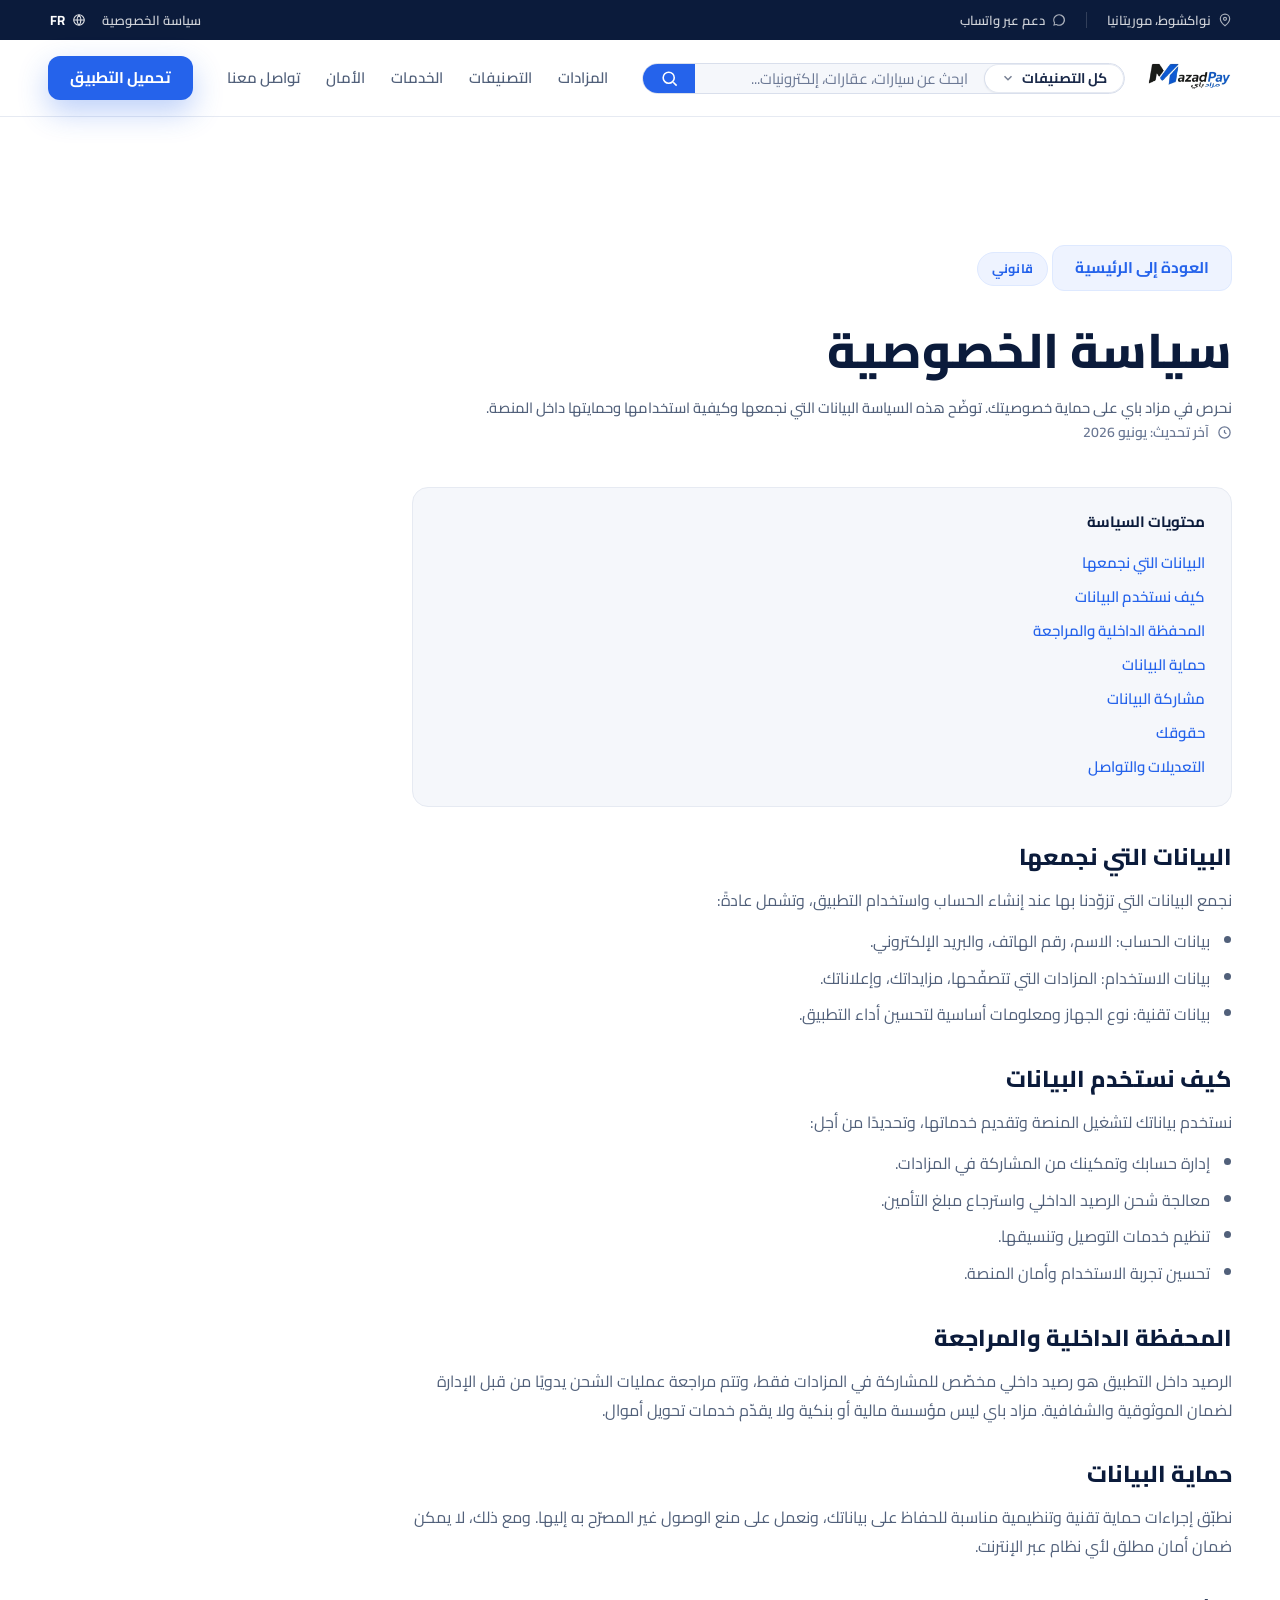
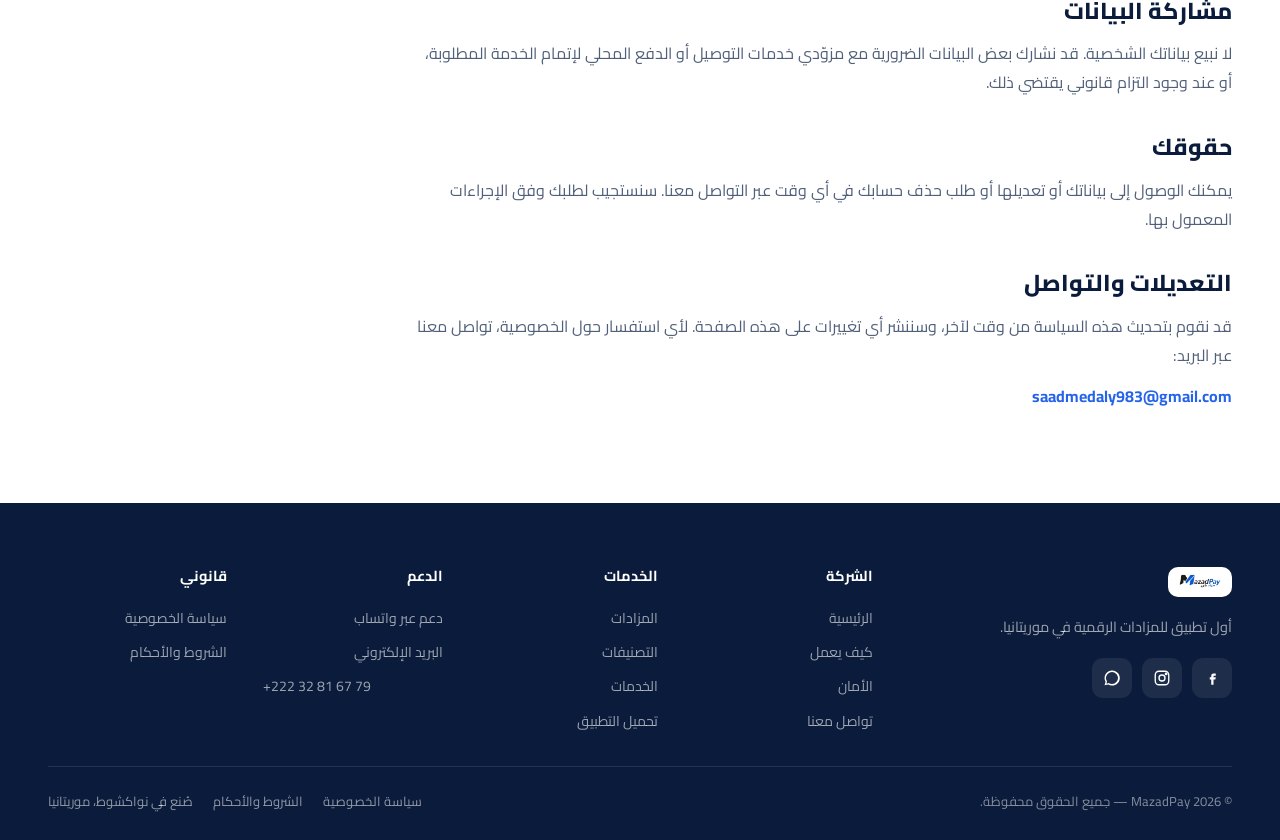
<file: privacy-policy.html>
<!DOCTYPE html>
<html lang="ar" dir="rtl">
<head>
<meta charset="UTF-8" />
<meta name="viewport" content="width=device-width, initial-scale=1.0" />
<title>سياسة الخصوصية — مزاد باي MazadPay</title>
<meta name="description" content="سياسة خصوصية مزاد باي MazadPay: كيف نجمع بياناتك ونحميها ونستخدمها داخل منصة المزادات الرقمية." />
<meta name="theme-color" content="#2563EB" />
<link rel="icon" type="image/png" href="assets/mazadpay-logo-transparent.png" />
<link rel="preconnect" href="https://fonts.googleapis.com" />
<link rel="preconnect" href="https://fonts.gstatic.com" crossorigin />
<link href="https://fonts.googleapis.com/css2?family=Cairo:wght@400;500;600;700;800&display=swap" rel="stylesheet" />
<link rel="stylesheet" href="css/styles.css" />
<link rel="stylesheet" href="css/home.css" />
</head>
<body>

<div class="topbar">
  <div class="container topbar__inner">
    <span class="topbar__item"><svg viewBox="0 0 24 24" fill="none" stroke="currentColor" stroke-width="2"><path d="M20 10c0 6-8 12-8 12s-8-6-8-12a8 8 0 0 1 16 0Z"/><circle cx="12" cy="10" r="2.6"/></svg><span data-i18n="tb_loc">نواكشوط، موريتانيا</span></span>
    <span class="topbar__sep"></span>
    <a class="topbar__item hide-sm" href="https://wa.me/22232816779" target="_blank" rel="noopener"><svg viewBox="0 0 24 24" fill="currentColor"><path d="M12 2a10 10 0 0 0-8.6 15l-1.3 4.8 5-1.3A10 10 0 1 0 12 2Zm0 18a8 8 0 0 1-4.1-1.1l-.3-.2-3 .8.8-2.9-.2-.3A8 8 0 1 1 12 20Z"/></svg><span data-i18n="tb_support">دعم عبر واتساب</span></a>
    <div class="topbar__right">
      <a class="topbar__item hide-sm" href="privacy.html" data-i18n="ft_privacy">سياسة الخصوصية</a>
      <button class="topbar__lang" data-lang-toggle aria-label="Switch language"><svg viewBox="0 0 24 24" fill="none" stroke="currentColor" stroke-width="2"><circle cx="12" cy="12" r="9"/><path d="M3 12h18M12 3a14 14 0 0 1 0 18M12 3a14 14 0 0 0 0 18"/></svg><span class="lang-label">FR</span></button>
    </div>
  </div>
</div>

<header class="header">
  <div class="container header__inner">
    <a href="index.html" class="header__logo" aria-label="MazadPay"><img src="assets/mazadpay-logo-transparent.png" alt="MazadPay" /></a>
    <form class="header__search" role="search" onsubmit="return false;">
      <span class="cat"><span data-i18n="sc_all">كل التصنيفات</span><svg viewBox="0 0 24 24" fill="none" stroke="currentColor" stroke-width="2.5"><path d="m6 9 6 6 6-6"/></svg></span>
      <input type="search" data-i18n-ph="search_ph" placeholder="ابحث عن سيارة، عقار، هاتف..." aria-label="بحث" />
      <button type="submit" data-i18n-aria="search_btn" aria-label="بحث"><svg viewBox="0 0 24 24" fill="none" stroke="currentColor" stroke-width="2"><circle cx="11" cy="11" r="7"/><path d="m21 21-4.3-4.3"/></svg></button>
    </form>
    <nav class="header__nav">
      <a href="index.html#auctions" data-i18n="nav_auctions">المزادات</a>
      <a href="index.html#categories" data-i18n="cat_eyebrow">التصنيفات</a>
      <a href="index.html#services" data-i18n="nav_services">الخدمات</a>
      <a href="index.html#security" data-i18n="nav_security">الأمان</a>
      <a href="index.html#contact" data-i18n="nav_contact">تواصل معنا</a>
    </nav>
    <div class="header__right">
      <a href="index.html#download" class="btn btn--primary" data-i18n="nav_download">تحميل التطبيق</a>
      <button class="header__burger" aria-label="Menu"><span></span></button>
    </div>
  </div>
  <div class="mobile-menu">
    <a href="index.html#auctions" data-i18n="nav_auctions">المزادات</a>
    <a href="index.html#categories" data-i18n="cat_eyebrow">التصنيفات</a>
    <a href="index.html#services" data-i18n="nav_services">الخدمات</a>
    <a href="index.html#how" data-i18n="nav_how">كيف يعمل</a>
    <a href="index.html#security" data-i18n="nav_security">الأمان</a>
    <a href="index.html#contact" data-i18n="nav_contact">تواصل معنا</a>
    <a href="index.html#download" class="btn btn--primary btn--block" data-i18n="nav_download">تحميل التطبيق</a>
  </div>
</header>

<main class="legal">
  <div class="container">
    <div class="legal__head">
      <a href="index.html" class="btn btn--soft" style="margin-bottom:22px" data-i18n="lg_back">العودة إلى الرئيسية</a>
      <span class="eyebrow" data-i18n="pp_eyebrow">قانوني</span>
      <h1 data-i18n="pp_title">سياسة الخصوصية</h1>
      <p class="lead" data-i18n="pp_intro" style="margin-top:14px">نحرص في مزاد باي على حماية خصوصيتك. توضّح هذه السياسة البيانات التي نجمعها وكيفية استخدامها وحمايتها داخل المنصة.</p>
      <div class="legal__updated"><svg viewBox="0 0 24 24" width="15" fill="none" stroke="currentColor" stroke-width="2"><circle cx="12" cy="12" r="9"/><path d="M12 8v4l3 2"/></svg><span data-i18n="lg_updated">آخر تحديث: يونيو 2026</span></div>
    </div>

    <div class="legal__body">
      <div class="legal__toc">
        <strong data-i18n="pp_toc">محتويات السياسة</strong>
        <a href="#p1" data-i18n="pp_h1">البيانات التي نجمعها</a>
        <a href="#p2" data-i18n="pp_h2">كيف نستخدم البيانات</a>
        <a href="#p3" data-i18n="pp_h3">المحفظة الداخلية والمراجعة</a>
        <a href="#p4" data-i18n="pp_h4">حماية البيانات</a>
        <a href="#p5" data-i18n="pp_h5">مشاركة البيانات</a>
        <a href="#p6" data-i18n="pp_h6">حقوقك</a>
        <a href="#p7" data-i18n="pp_h7">التعديلات والتواصل</a>
      </div>

      <h2 id="p1" data-i18n="pp_h1">البيانات التي نجمعها</h2>
      <p data-i18n="pp_p1">نجمع البيانات التي تزوّدنا بها عند إنشاء الحساب واستخدام التطبيق، وتشمل عادةً:</p>
      <ul>
        <li data-i18n="pp_l1a">بيانات الحساب: الاسم، رقم الهاتف، والبريد الإلكتروني.</li>
        <li data-i18n="pp_l1b">بيانات الاستخدام: المزادات التي تتصفّحها، مزايداتك، وإعلاناتك.</li>
        <li data-i18n="pp_l1c">بيانات تقنية: نوع الجهاز ومعلومات أساسية لتحسين أداء التطبيق.</li>
      </ul>

      <h2 id="p2" data-i18n="pp_h2">كيف نستخدم البيانات</h2>
      <p data-i18n="pp_p2">نستخدم بياناتك لتشغيل المنصة وتقديم خدماتها، وتحديدًا من أجل:</p>
      <ul>
        <li data-i18n="pp_l2a">إدارة حسابك وتمكينك من المشاركة في المزادات.</li>
        <li data-i18n="pp_l2b">معالجة شحن الرصيد الداخلي واسترجاع مبلغ التأمين.</li>
        <li data-i18n="pp_l2c">تنظيم خدمات التوصيل وتنسيقها.</li>
        <li data-i18n="pp_l2d">تحسين تجربة الاستخدام وأمان المنصة.</li>
      </ul>

      <h2 id="p3" data-i18n="pp_h3">المحفظة الداخلية والمراجعة</h2>
      <p data-i18n="pp_p3">الرصيد داخل التطبيق هو رصيد داخلي مخصّص للمشاركة في المزادات فقط، وتتم مراجعة عمليات الشحن يدويًا من قبل الإدارة لضمان الموثوقية والشفافية. مزاد باي ليس مؤسسة مالية أو بنكية ولا يقدّم خدمات تحويل أموال.</p>

      <h2 id="p4" data-i18n="pp_h4">حماية البيانات</h2>
      <p data-i18n="pp_p4">نطبّق إجراءات حماية تقنية وتنظيمية مناسبة للحفاظ على بياناتك، ونعمل على منع الوصول غير المصرّح به إليها. ومع ذلك، لا يمكن ضمان أمان مطلق لأي نظام عبر الإنترنت.</p>

      <h2 id="p5" data-i18n="pp_h5">مشاركة البيانات</h2>
      <p data-i18n="pp_p5">لا نبيع بياناتك الشخصية. قد نشارك بعض البيانات الضرورية مع مزوّدي خدمات التوصيل أو الدفع المحلي لإتمام الخدمة المطلوبة، أو عند وجود التزام قانوني يقتضي ذلك.</p>

      <h2 id="p6" data-i18n="pp_h6">حقوقك</h2>
      <p data-i18n="pp_p6">يمكنك الوصول إلى بياناتك أو تعديلها أو طلب حذف حسابك في أي وقت عبر التواصل معنا. سنستجيب لطلبك وفق الإجراءات المعمول بها.</p>

      <h2 id="p7" data-i18n="pp_h7">التعديلات والتواصل</h2>
      <p data-i18n="pp_p7">قد نقوم بتحديث هذه السياسة من وقت لآخر، وسننشر أي تغييرات على هذه الصفحة. لأي استفسار حول الخصوصية، تواصل معنا عبر البريد:</p>
      <p><a href="mailto:saadmedaly983@gmail.com" style="color:var(--blue);font-weight:700" dir="ltr">saadmedaly983@gmail.com</a></p>
    </div>
  </div>
</main>

<footer class="footer">
  <div class="container">
    <div class="footer__grid">
      <div class="footer__brand">
        <img src="assets/mazadpay-logo.png" alt="MazadPay" />
        <p data-i18n="ft_tagline">أول تطبيق للمزادات الرقمية في موريتانيا، يجمع بين المزادات الآمنة، الدفع المحلي، وخدمات التوصيل المتكاملة.</p>
        <div class="footer__social">
          <a href="#" aria-label="Facebook"><svg viewBox="0 0 24 24" fill="#fff"><path d="M14 9h3V6h-3c-2 0-3 1.3-3 3v2H9v3h2v7h3v-7h2.5l.5-3H14v-1.5c0-.7.3-1 1-1Z"/></svg></a>
          <a href="#" aria-label="Instagram"><svg viewBox="0 0 24 24" fill="none" stroke="#fff" stroke-width="1.8"><rect x="3" y="3" width="18" height="18" rx="5"/><circle cx="12" cy="12" r="4"/><circle cx="17.5" cy="6.5" r="1" fill="#fff"/></svg></a>
          <a href="https://wa.me/22232816779" aria-label="WhatsApp"><svg viewBox="0 0 24 24" fill="#fff"><path d="M12 2a10 10 0 0 0-8.6 15l-1.3 4.8 5-1.3A10 10 0 1 0 12 2Zm0 18a8 8 0 0 1-4.1-1.1l-.3-.2-3 .8.8-2.9-.2-.3A8 8 0 1 1 12 20Z"/></svg></a>
        </div>
      </div>
      <div class="footer__col">
        <h4 data-i18n="tb_company">الشركة</h4>
        <a href="index.html#home" data-i18n="nav_home">الرئيسية</a>
        <a href="index.html#how" data-i18n="nav_how">كيف يعمل</a>
        <a href="index.html#security" data-i18n="nav_security">الأمان</a>
        <a href="index.html#contact" data-i18n="nav_contact">تواصل معنا</a>
      </div>
      <div class="footer__col">
        <h4 data-i18n="ft_services">الخدمات</h4>
        <a href="index.html#auctions" data-i18n="nav_auctions">المزادات</a>
        <a href="index.html#categories" data-i18n="cat_eyebrow">التصنيفات</a>
        <a href="index.html#services" data-i18n="nav_services">الخدمات</a>
        <a href="index.html#download" data-i18n="nav_download">تحميل التطبيق</a>
      </div>
      <div class="footer__col">
        <h4 data-i18n="tb_support_col">الدعم</h4>
        <a href="https://wa.me/22232816779" target="_blank" rel="noopener" data-i18n="tb_support">دعم عبر واتساب</a>
        <a href="mailto:saadmedaly983@gmail.com" data-i18n="ct_email_l">البريد الإلكتروني</a>
        <a href="tel:+22232816779" dir="ltr" style="text-align:start">+222 32 81 67 79</a>
      </div>
      <div class="footer__col">
        <h4 data-i18n="ft_c3">قانوني</h4>
        <a href="privacy.html" data-i18n="ft_privacy">سياسة الخصوصية</a>
        <a href="terms.html" data-i18n="ft_terms">الشروط والأحكام</a>
      </div>
    </div>
    <div class="footer__bottom">
      <p>© <span id="year">2026</span> MazadPay — <span data-i18n="ft_rights">جميع الحقوق محفوظة.</span></p>
      <div class="links">
        <a href="privacy.html" data-i18n="ft_privacy">سياسة الخصوصية</a>
        <a href="terms.html" data-i18n="ft_terms">الشروط والأحكام</a>
        <span data-i18n="ft_made">صُنع في نواكشوط، موريتانيا</span>
      </div>
    </div>
  </div>
</footer>

<script>document.getElementById("year").textContent = new Date().getFullYear();</script>
<script src="js/i18n.js"></script>
<script>
Object.assign(window.I18N.ar, {
  pp_eyebrow:"قانوني", pp_title:"سياسة الخصوصية",
  pp_intro:"نحرص في مزاد باي على حماية خصوصيتك. توضّح هذه السياسة البيانات التي نجمعها وكيفية استخدامها وحمايتها داخل المنصة.",
  pp_toc:"محتويات السياسة",
  pp_h1:"البيانات التي نجمعها", pp_h2:"كيف نستخدم البيانات", pp_h3:"المحفظة الداخلية والمراجعة",
  pp_h4:"حماية البيانات", pp_h5:"مشاركة البيانات", pp_h6:"حقوقك", pp_h7:"التعديلات والتواصل",
  pp_p1:"نجمع البيانات التي تزوّدنا بها عند إنشاء الحساب واستخدام التطبيق، وتشمل عادةً:",
  pp_l1a:"بيانات الحساب: الاسم، رقم الهاتف، والبريد الإلكتروني.",
  pp_l1b:"بيانات الاستخدام: المزادات التي تتصفّحها، مزايداتك، وإعلاناتك.",
  pp_l1c:"بيانات تقنية: نوع الجهاز ومعلومات أساسية لتحسين أداء التطبيق.",
  pp_p2:"نستخدم بياناتك لتشغيل المنصة وتقديم خدماتها، وتحديدًا من أجل:",
  pp_l2a:"إدارة حسابك وتمكينك من المشاركة في المزادات.",
  pp_l2b:"معالجة شحن الرصيد الداخلي واسترجاع مبلغ التأمين.",
  pp_l2c:"تنظيم خدمات التوصيل وتنسيقها.",
  pp_l2d:"تحسين تجربة الاستخدام وأمان المنصة.",
  pp_p3:"الرصيد داخل التطبيق هو رصيد داخلي مخصّص للمشاركة في المزادات فقط، وتتم مراجعة عمليات الشحن يدويًا من قبل الإدارة لضمان الموثوقية والشفافية. مزاد باي ليس مؤسسة مالية أو بنكية ولا يقدّم خدمات تحويل أموال.",
  pp_p4:"نطبّق إجراءات حماية تقنية وتنظيمية مناسبة للحفاظ على بياناتك، ونعمل على منع الوصول غير المصرّح به إليها. ومع ذلك، لا يمكن ضمان أمان مطلق لأي نظام عبر الإنترنت.",
  pp_p5:"لا نبيع بياناتك الشخصية. قد نشارك بعض البيانات الضرورية مع مزوّدي خدمات التوصيل أو الدفع المحلي لإتمام الخدمة المطلوبة، أو عند وجود التزام قانوني يقتضي ذلك.",
  pp_p6:"يمكنك الوصول إلى بياناتك أو تعديلها أو طلب حذف حسابك في أي وقت عبر التواصل معنا. سنستجيب لطلبك وفق الإجراءات المعمول بها.",
  pp_p7:"قد نقوم بتحديث هذه السياسة من وقت لآخر، وسننشر أي تغييرات على هذه الصفحة. لأي استفسار حول الخصوصية، تواصل معنا عبر البريد:"
});
Object.assign(window.I18N.fr, {
  pp_eyebrow:"Légal", pp_title:"Politique de confidentialité",
  pp_intro:"Chez MazadPay, nous protégeons votre vie privée. Cette politique explique les données que nous collectons, leur utilisation et leur protection au sein de la plateforme.",
  pp_toc:"Sommaire",
  pp_h1:"Données collectées", pp_h2:"Utilisation des données", pp_h3:"Portefeuille interne et vérification",
  pp_h4:"Protection des données", pp_h5:"Partage des données", pp_h6:"Vos droits", pp_h7:"Modifications et contact",
  pp_p1:"Nous collectons les données que vous nous fournissez lors de la création du compte et de l'utilisation de l'application, notamment :",
  pp_l1a:"Données du compte : nom, numéro de téléphone et e-mail.",
  pp_l1b:"Données d'utilisation : enchères consultées, vos offres et vos annonces.",
  pp_l1c:"Données techniques : type d'appareil et informations de base pour améliorer l'application.",
  pp_p2:"Nous utilisons vos données pour exploiter la plateforme et fournir ses services, notamment pour :",
  pp_l2a:"Gérer votre compte et vous permettre de participer aux enchères.",
  pp_l2b:"Traiter la recharge du solde interne et la récupération de la caution.",
  pp_l2c:"Organiser et coordonner les services de livraison.",
  pp_l2d:"Améliorer l'expérience d'utilisation et la sécurité de la plateforme.",
  pp_p3:"Le solde dans l'application est un solde interne destiné uniquement à la participation aux enchères. Les recharges sont vérifiées manuellement par l'administration pour garantir fiabilité et transparence. MazadPay n'est pas une institution financière ou bancaire et ne fournit pas de services de transfert d'argent.",
  pp_p4:"Nous appliquons des mesures de protection techniques et organisationnelles appropriées pour préserver vos données et empêcher tout accès non autorisé. Toutefois, aucune sécurité absolue ne peut être garantie sur Internet.",
  pp_p5:"Nous ne vendons pas vos données personnelles. Nous pouvons partager certaines données nécessaires avec les prestataires de livraison ou de paiement local pour réaliser le service demandé, ou en cas d'obligation légale.",
  pp_p6:"Vous pouvez accéder à vos données, les modifier ou demander la suppression de votre compte à tout moment en nous contactant. Nous traiterons votre demande selon les procédures en vigueur.",
  pp_p7:"Nous pouvons mettre à jour cette politique de temps à autre et publierons tout changement sur cette page. Pour toute question relative à la confidentialité, contactez-nous par e-mail :",
  ft_tagline:"La première application d'enchères numériques en Mauritanie."
});
window.I18N.ar.ft_tagline = "أول تطبيق للمزادات الرقمية في موريتانيا.";
</script>
<script src="js/main.js"></script>
</body>
</html>
</file>
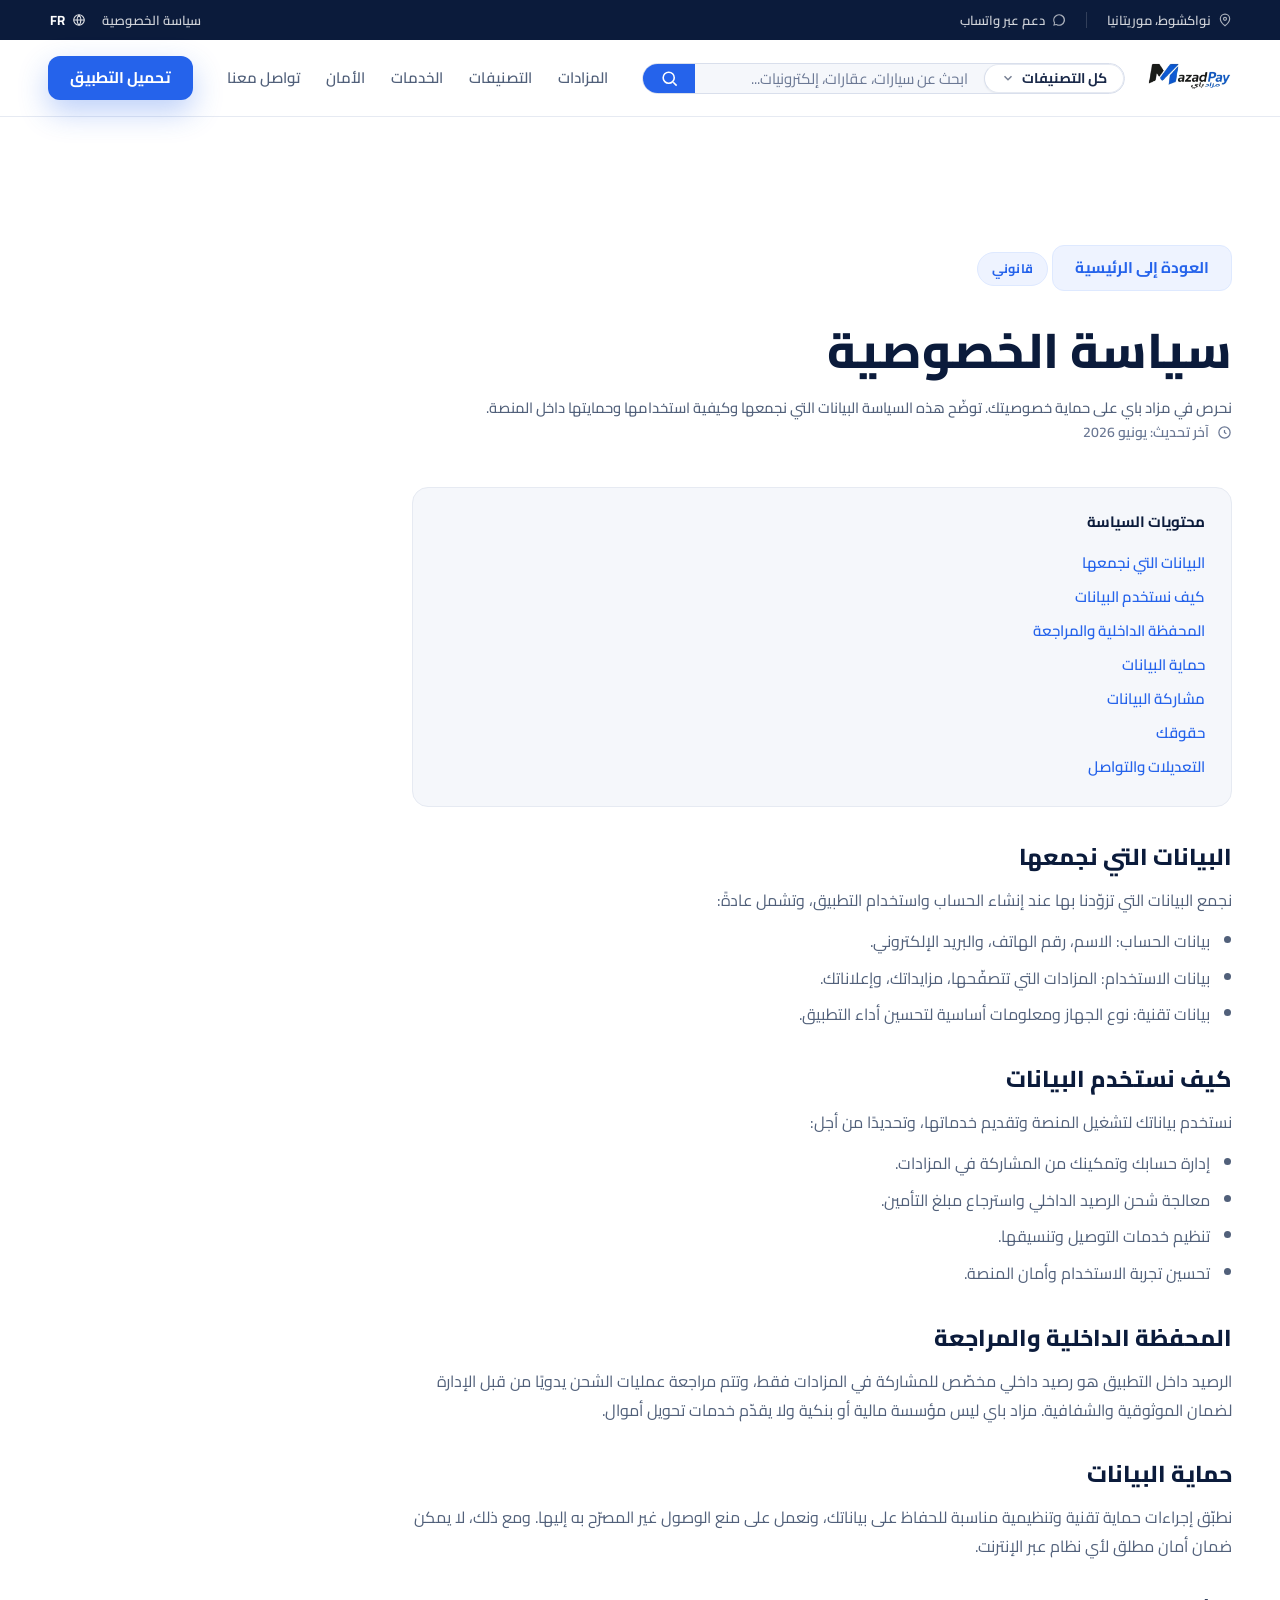
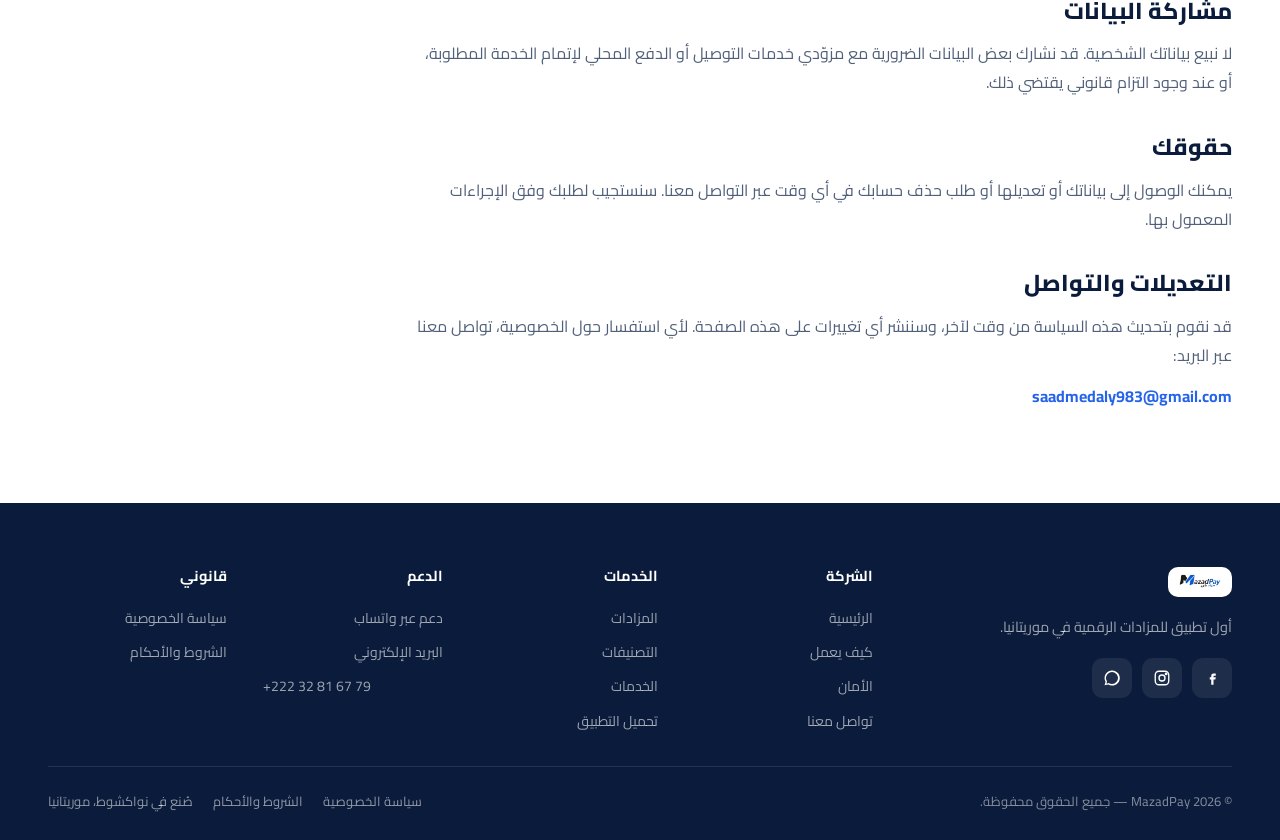
<file: privacy.html>
<!DOCTYPE html>
<html lang="ar" dir="rtl">
<head>
<meta charset="UTF-8" />
<meta name="viewport" content="width=device-width, initial-scale=1.0" />
<title>سياسة الخصوصية — مزاد باي MazadPay</title>
<meta name="description" content="سياسة خصوصية مزاد باي MazadPay: كيف نجمع بياناتك ونحميها ونستخدمها داخل منصة المزادات الرقمية." />
<meta name="theme-color" content="#2563EB" />
<link rel="icon" type="image/png" href="assets/mazadpay-logo-transparent.png" />
<link rel="preconnect" href="https://fonts.googleapis.com" />
<link rel="preconnect" href="https://fonts.gstatic.com" crossorigin />
<link href="https://fonts.googleapis.com/css2?family=Cairo:wght@400;500;600;700;800&display=swap" rel="stylesheet" />
<link rel="stylesheet" href="css/styles.css" />
<link rel="stylesheet" href="css/home.css" />
</head>
<body>

<div class="topbar">
  <div class="container topbar__inner">
    <span class="topbar__item"><svg viewBox="0 0 24 24" fill="none" stroke="currentColor" stroke-width="2"><path d="M20 10c0 6-8 12-8 12s-8-6-8-12a8 8 0 0 1 16 0Z"/><circle cx="12" cy="10" r="2.6"/></svg><span data-i18n="tb_loc">نواكشوط، موريتانيا</span></span>
    <span class="topbar__sep"></span>
    <a class="topbar__item hide-sm" href="https://wa.me/22232816779" target="_blank" rel="noopener"><svg viewBox="0 0 24 24" fill="currentColor"><path d="M12 2a10 10 0 0 0-8.6 15l-1.3 4.8 5-1.3A10 10 0 1 0 12 2Zm0 18a8 8 0 0 1-4.1-1.1l-.3-.2-3 .8.8-2.9-.2-.3A8 8 0 1 1 12 20Z"/></svg><span data-i18n="tb_support">دعم عبر واتساب</span></a>
    <div class="topbar__right">
      <a class="topbar__item hide-sm" href="privacy.html" data-i18n="ft_privacy">سياسة الخصوصية</a>
      <button class="topbar__lang" data-lang-toggle aria-label="Switch language"><svg viewBox="0 0 24 24" fill="none" stroke="currentColor" stroke-width="2"><circle cx="12" cy="12" r="9"/><path d="M3 12h18M12 3a14 14 0 0 1 0 18M12 3a14 14 0 0 0 0 18"/></svg><span class="lang-label">FR</span></button>
    </div>
  </div>
</div>

<header class="header">
  <div class="container header__inner">
    <a href="index.html" class="header__logo" aria-label="MazadPay"><img src="assets/mazadpay-logo-transparent.png" alt="MazadPay" /></a>
    <form class="header__search" role="search">
      <span class="cat"><span data-i18n="sc_all">كل التصنيفات</span><svg viewBox="0 0 24 24" fill="none" stroke="currentColor" stroke-width="2.5"><path d="m6 9 6 6 6-6"/></svg></span>
      <input type="search" data-i18n-ph="search_ph" placeholder="ابحث عن سيارة، عقار، هاتف..." aria-label="بحث" />
      <button type="submit" data-i18n-aria="search_btn" aria-label="بحث"><svg viewBox="0 0 24 24" fill="none" stroke="currentColor" stroke-width="2"><circle cx="11" cy="11" r="7"/><path d="m21 21-4.3-4.3"/></svg></button>
    </form>
    <nav class="header__nav">
      <a href="index.html#auctions" data-i18n="nav_auctions">المزادات</a>
      <a href="index.html#categories" data-i18n="cat_eyebrow">التصنيفات</a>
      <a href="index.html#services" data-i18n="nav_services">الخدمات</a>
      <a href="index.html#security" data-i18n="nav_security">الأمان</a>
      <a href="index.html#contact" data-i18n="nav_contact">تواصل معنا</a>
    </nav>
    <div class="header__right">
      <a href="index.html#download" class="btn btn--primary" data-i18n="nav_download">تحميل التطبيق</a>
      <button class="header__burger" aria-label="Menu"><span></span></button>
    </div>
  </div>
  <div class="mobile-menu">
    <a href="index.html#auctions" data-i18n="nav_auctions">المزادات</a>
    <a href="index.html#categories" data-i18n="cat_eyebrow">التصنيفات</a>
    <a href="index.html#services" data-i18n="nav_services">الخدمات</a>
    <a href="index.html#how" data-i18n="nav_how">كيف يعمل</a>
    <a href="index.html#security" data-i18n="nav_security">الأمان</a>
    <a href="index.html#contact" data-i18n="nav_contact">تواصل معنا</a>
    <a href="index.html#download" class="btn btn--primary btn--block" data-i18n="nav_download">تحميل التطبيق</a>
  </div>
</header>

<main class="legal">
  <div class="container">
    <div class="legal__head">
      <a href="index.html" class="btn btn--soft" style="margin-bottom:22px" data-i18n="lg_back">العودة إلى الرئيسية</a>
      <span class="eyebrow" data-i18n="pp_eyebrow">قانوني</span>
      <h1 data-i18n="pp_title">سياسة الخصوصية</h1>
      <p class="lead" data-i18n="pp_intro" style="margin-top:14px">نحرص في مزاد باي على حماية خصوصيتك. توضّح هذه السياسة البيانات التي نجمعها وكيفية استخدامها وحمايتها داخل المنصة.</p>
      <div class="legal__updated"><svg viewBox="0 0 24 24" width="15" fill="none" stroke="currentColor" stroke-width="2"><circle cx="12" cy="12" r="9"/><path d="M12 8v4l3 2"/></svg><span data-i18n="lg_updated">آخر تحديث: يونيو 2026</span></div>
    </div>

    <div class="legal__body">
      <div class="legal__toc">
        <strong data-i18n="pp_toc">محتويات السياسة</strong>
        <a href="#p1" data-i18n="pp_h1">البيانات التي نجمعها</a>
        <a href="#p2" data-i18n="pp_h2">كيف نستخدم البيانات</a>
        <a href="#p3" data-i18n="pp_h3">المحفظة الداخلية والمراجعة</a>
        <a href="#p4" data-i18n="pp_h4">حماية البيانات</a>
        <a href="#p5" data-i18n="pp_h5">مشاركة البيانات</a>
        <a href="#p6" data-i18n="pp_h6">حقوقك</a>
        <a href="#p7" data-i18n="pp_h7">التعديلات والتواصل</a>
      </div>

      <h2 id="p1" data-i18n="pp_h1">البيانات التي نجمعها</h2>
      <p data-i18n="pp_p1">نجمع البيانات التي تزوّدنا بها عند إنشاء الحساب واستخدام التطبيق، وتشمل عادةً:</p>
      <ul>
        <li data-i18n="pp_l1a">بيانات الحساب: الاسم، رقم الهاتف، والبريد الإلكتروني.</li>
        <li data-i18n="pp_l1b">بيانات الاستخدام: المزادات التي تتصفّحها، مزايداتك، وإعلاناتك.</li>
        <li data-i18n="pp_l1c">بيانات تقنية: نوع الجهاز ومعلومات أساسية لتحسين أداء التطبيق.</li>
      </ul>

      <h2 id="p2" data-i18n="pp_h2">كيف نستخدم البيانات</h2>
      <p data-i18n="pp_p2">نستخدم بياناتك لتشغيل المنصة وتقديم خدماتها، وتحديدًا من أجل:</p>
      <ul>
        <li data-i18n="pp_l2a">إدارة حسابك وتمكينك من المشاركة في المزادات.</li>
        <li data-i18n="pp_l2b">معالجة شحن الرصيد الداخلي واسترجاع مبلغ التأمين.</li>
        <li data-i18n="pp_l2c">تنظيم خدمات التوصيل وتنسيقها.</li>
        <li data-i18n="pp_l2d">تحسين تجربة الاستخدام وأمان المنصة.</li>
      </ul>

      <h2 id="p3" data-i18n="pp_h3">المحفظة الداخلية والمراجعة</h2>
      <p data-i18n="pp_p3">الرصيد داخل التطبيق هو رصيد داخلي مخصّص للمشاركة في المزادات فقط، وتتم مراجعة عمليات الشحن يدويًا من قبل الإدارة لضمان الموثوقية والشفافية. مزاد باي ليس مؤسسة مالية أو بنكية ولا يقدّم خدمات تحويل أموال.</p>

      <h2 id="p4" data-i18n="pp_h4">حماية البيانات</h2>
      <p data-i18n="pp_p4">نطبّق إجراءات حماية تقنية وتنظيمية مناسبة للحفاظ على بياناتك، ونعمل على منع الوصول غير المصرّح به إليها. ومع ذلك، لا يمكن ضمان أمان مطلق لأي نظام عبر الإنترنت.</p>

      <h2 id="p5" data-i18n="pp_h5">مشاركة البيانات</h2>
      <p data-i18n="pp_p5">لا نبيع بياناتك الشخصية. قد نشارك بعض البيانات الضرورية مع مزوّدي خدمات التوصيل أو الدفع المحلي لإتمام الخدمة المطلوبة، أو عند وجود التزام قانوني يقتضي ذلك.</p>

      <h2 id="p6" data-i18n="pp_h6">حقوقك</h2>
      <p data-i18n="pp_p6">يمكنك الوصول إلى بياناتك أو تعديلها أو طلب حذف حسابك في أي وقت عبر التواصل معنا. سنستجيب لطلبك وفق الإجراءات المعمول بها.</p>

      <h2 id="p7" data-i18n="pp_h7">التعديلات والتواصل</h2>
      <p data-i18n="pp_p7">قد نقوم بتحديث هذه السياسة من وقت لآخر، وسننشر أي تغييرات على هذه الصفحة. لأي استفسار حول الخصوصية، تواصل معنا عبر البريد:</p>
      <p><a href="mailto:saadmedaly983@gmail.com" style="color:var(--blue);font-weight:700" dir="ltr">saadmedaly983@gmail.com</a></p>
    </div>
  </div>
</main>

<footer class="footer">
  <div class="container">
    <div class="footer__grid">
      <div class="footer__brand">
        <img src="assets/mazadpay-logo.png" alt="MazadPay" />
        <p data-i18n="ft_tagline">أول تطبيق للمزادات الرقمية في موريتانيا، يجمع بين المزادات الآمنة، الدفع المحلي، وخدمات التوصيل المتكاملة.</p>
        <div class="footer__social">
          <a href="#" aria-label="Facebook"><svg viewBox="0 0 24 24" fill="#fff"><path d="M14 9h3V6h-3c-2 0-3 1.3-3 3v2H9v3h2v7h3v-7h2.5l.5-3H14v-1.5c0-.7.3-1 1-1Z"/></svg></a>
          <a href="#" aria-label="Instagram"><svg viewBox="0 0 24 24" fill="none" stroke="#fff" stroke-width="1.8"><rect x="3" y="3" width="18" height="18" rx="5"/><circle cx="12" cy="12" r="4"/><circle cx="17.5" cy="6.5" r="1" fill="#fff"/></svg></a>
          <a href="https://wa.me/22232816779" aria-label="WhatsApp"><svg viewBox="0 0 24 24" fill="#fff"><path d="M12 2a10 10 0 0 0-8.6 15l-1.3 4.8 5-1.3A10 10 0 1 0 12 2Zm0 18a8 8 0 0 1-4.1-1.1l-.3-.2-3 .8.8-2.9-.2-.3A8 8 0 1 1 12 20Z"/></svg></a>
        </div>
      </div>
      <div class="footer__col">
        <h4 data-i18n="tb_company">الشركة</h4>
        <a href="index.html#home" data-i18n="nav_home">الرئيسية</a>
        <a href="index.html#how" data-i18n="nav_how">كيف يعمل</a>
        <a href="index.html#security" data-i18n="nav_security">الأمان</a>
        <a href="index.html#contact" data-i18n="nav_contact">تواصل معنا</a>
      </div>
      <div class="footer__col">
        <h4 data-i18n="ft_services">الخدمات</h4>
        <a href="index.html#auctions" data-i18n="nav_auctions">المزادات</a>
        <a href="index.html#categories" data-i18n="cat_eyebrow">التصنيفات</a>
        <a href="index.html#services" data-i18n="nav_services">الخدمات</a>
        <a href="index.html#download" data-i18n="nav_download">تحميل التطبيق</a>
      </div>
      <div class="footer__col">
        <h4 data-i18n="tb_support_col">الدعم</h4>
        <a href="https://wa.me/22232816779" target="_blank" rel="noopener" data-i18n="tb_support">دعم عبر واتساب</a>
        <a href="mailto:saadmedaly983@gmail.com" data-i18n="ct_email_l">البريد الإلكتروني</a>
        <a href="tel:+22232816779" dir="ltr" style="text-align:start">+222 32 81 67 79</a>
      </div>
      <div class="footer__col">
        <h4 data-i18n="ft_c3">قانوني</h4>
        <a href="privacy.html" data-i18n="ft_privacy">سياسة الخصوصية</a>
        <a href="terms.html" data-i18n="ft_terms">الشروط والأحكام</a>
      </div>
    </div>
    <div class="footer__bottom">
      <p>© <span id="year">2026</span> MazadPay — <span data-i18n="ft_rights">جميع الحقوق محفوظة.</span></p>
      <div class="links">
        <a href="privacy.html" data-i18n="ft_privacy">سياسة الخصوصية</a>
        <a href="terms.html" data-i18n="ft_terms">الشروط والأحكام</a>
        <span data-i18n="ft_made">صُنع في نواكشوط، موريتانيا</span>
      </div>
    </div>
  </div>
</footer>

<script src="js/i18n.js"></script>
<script src="js/legal-privacy.js"></script>
<script src="js/main.js"></script>
</body>
</html>
</file>
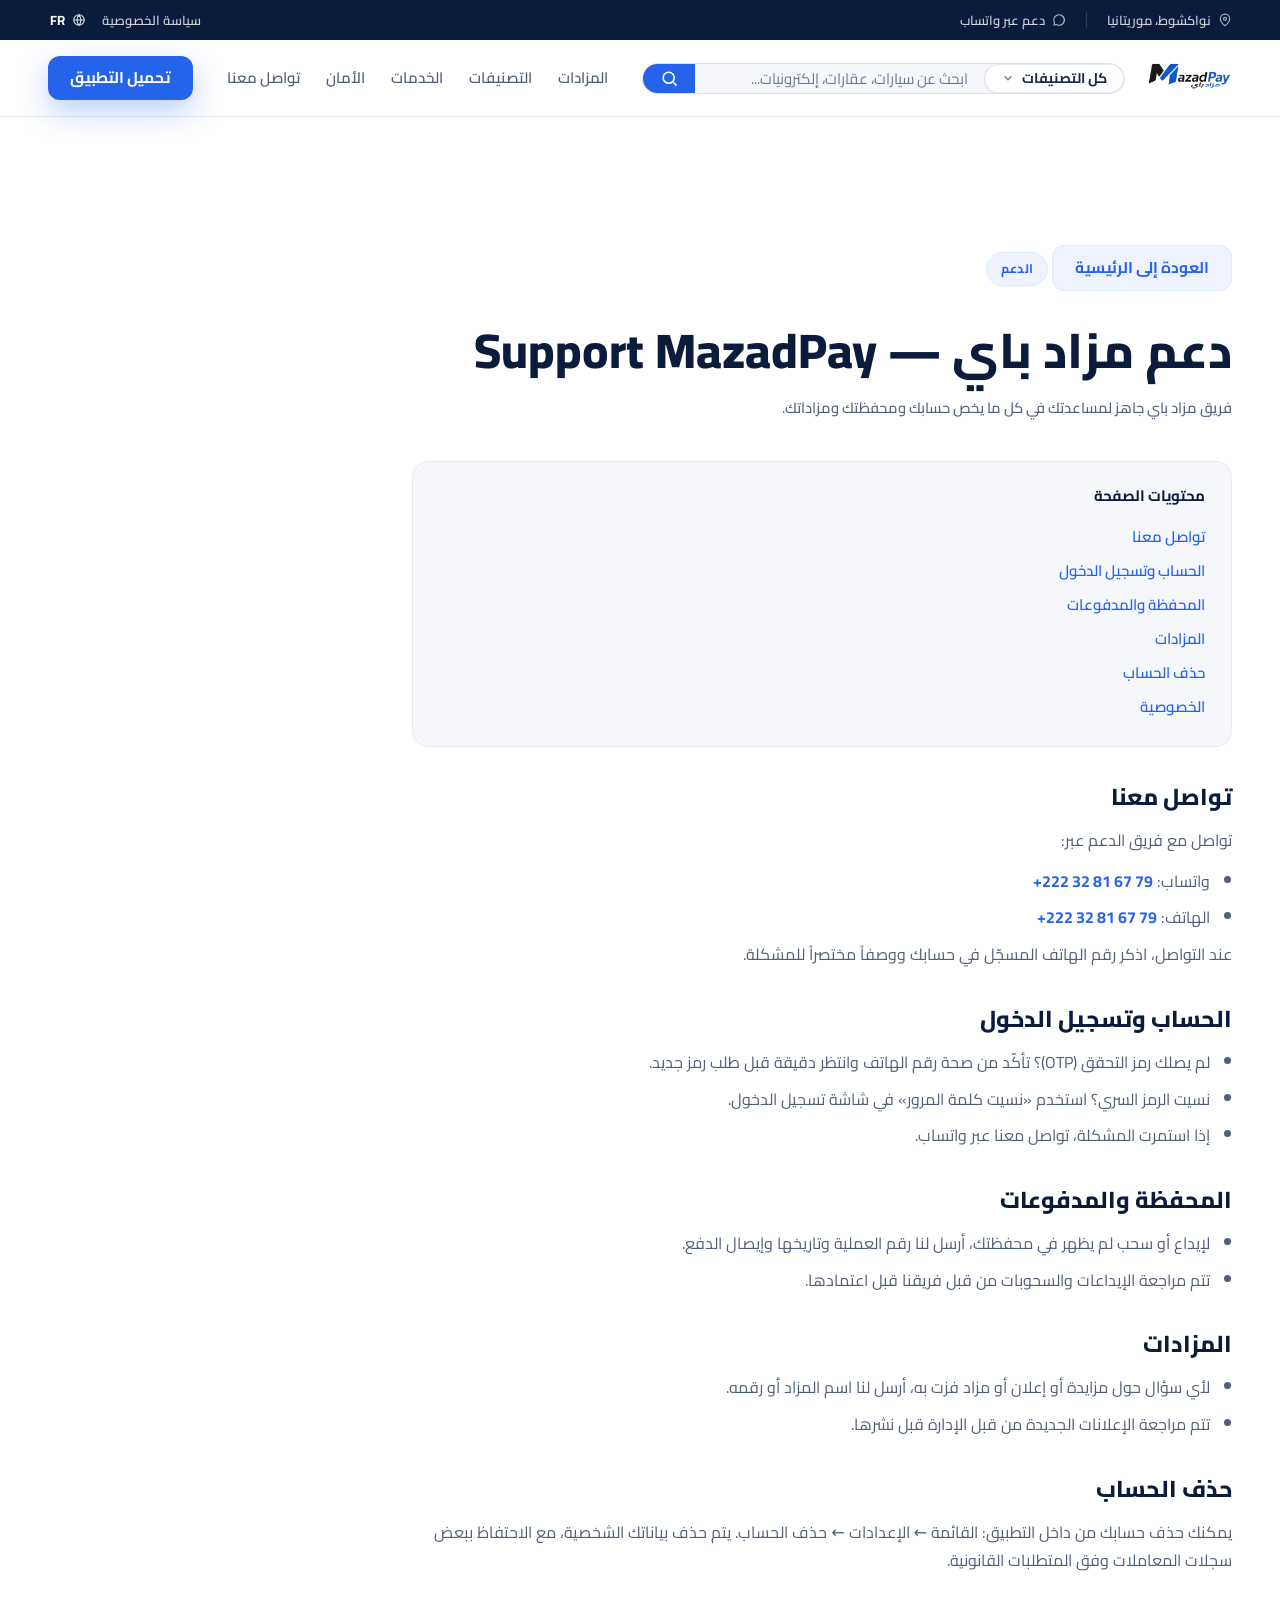
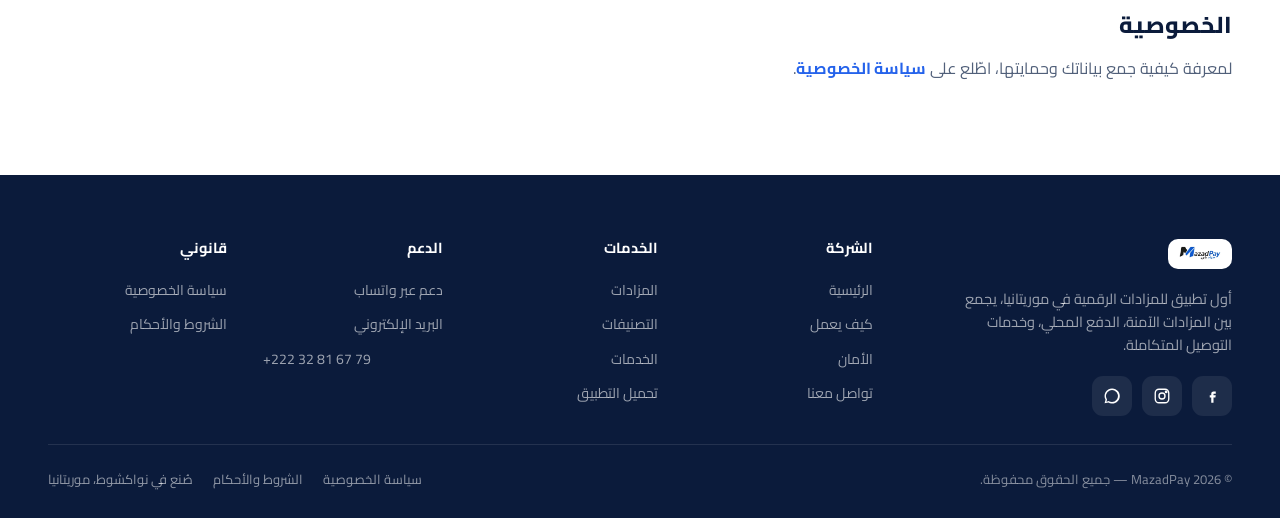
<file: support.html>
<!DOCTYPE html>
<html lang="ar" dir="rtl">
<head>
<meta charset="UTF-8" />
<meta name="viewport" content="width=device-width, initial-scale=1.0" />
<title>الدعم — مزاد باي MazadPay</title>
<meta name="description" content="دعم مزاد باي MazadPay: تواصل معنا عبر واتساب أو الهاتف بخصوص الحساب أو المحفظة أو المزادات." />
<meta name="theme-color" content="#2563EB" />
<link rel="icon" type="image/png" href="assets/mazadpay-logo-transparent.png" />
<link rel="preconnect" href="https://fonts.googleapis.com" />
<link rel="preconnect" href="https://fonts.gstatic.com" crossorigin />
<link href="https://fonts.googleapis.com/css2?family=Cairo:wght@400;500;600;700;800&display=swap" rel="stylesheet" />
<link rel="stylesheet" href="css/styles.css" />
<link rel="stylesheet" href="css/home.css" />
</head>
<body>

<div class="topbar">
  <div class="container topbar__inner">
    <span class="topbar__item"><svg viewBox="0 0 24 24" fill="none" stroke="currentColor" stroke-width="2"><path d="M20 10c0 6-8 12-8 12s-8-6-8-12a8 8 0 0 1 16 0Z"/><circle cx="12" cy="10" r="2.6"/></svg><span data-i18n="tb_loc">نواكشوط، موريتانيا</span></span>
    <span class="topbar__sep"></span>
    <a class="topbar__item hide-sm" href="https://wa.me/22232816779" target="_blank" rel="noopener"><svg viewBox="0 0 24 24" fill="currentColor"><path d="M12 2a10 10 0 0 0-8.6 15l-1.3 4.8 5-1.3A10 10 0 1 0 12 2Zm0 18a8 8 0 0 1-4.1-1.1l-.3-.2-3 .8.8-2.9-.2-.3A8 8 0 1 1 12 20Z"/></svg><span data-i18n="tb_support">دعم عبر واتساب</span></a>
    <div class="topbar__right">
      <a class="topbar__item hide-sm" href="privacy.html" data-i18n="ft_privacy">سياسة الخصوصية</a>
      <button class="topbar__lang" data-lang-toggle aria-label="Switch language"><svg viewBox="0 0 24 24" fill="none" stroke="currentColor" stroke-width="2"><circle cx="12" cy="12" r="9"/><path d="M3 12h18M12 3a14 14 0 0 1 0 18M12 3a14 14 0 0 0 0 18"/></svg><span class="lang-label">FR</span></button>
    </div>
  </div>
</div>

<header class="header">
  <div class="container header__inner">
    <a href="index.html" class="header__logo" aria-label="MazadPay"><img src="assets/mazadpay-logo-transparent.png" alt="MazadPay" /></a>
    <form class="header__search" role="search" onsubmit="return false;">
      <span class="cat"><span data-i18n="sc_all">كل التصنيفات</span><svg viewBox="0 0 24 24" fill="none" stroke="currentColor" stroke-width="2.5"><path d="m6 9 6 6 6-6"/></svg></span>
      <input type="search" data-i18n-ph="search_ph" placeholder="ابحث عن سيارة، عقار، هاتف..." aria-label="بحث" />
      <button type="submit" data-i18n-aria="search_btn" aria-label="بحث"><svg viewBox="0 0 24 24" fill="none" stroke="currentColor" stroke-width="2"><circle cx="11" cy="11" r="7"/><path d="m21 21-4.3-4.3"/></svg></button>
    </form>
    <nav class="header__nav">
      <a href="index.html#auctions" data-i18n="nav_auctions">المزادات</a>
      <a href="index.html#categories" data-i18n="cat_eyebrow">التصنيفات</a>
      <a href="index.html#services" data-i18n="nav_services">الخدمات</a>
      <a href="index.html#security" data-i18n="nav_security">الأمان</a>
      <a href="index.html#contact" data-i18n="nav_contact">تواصل معنا</a>
    </nav>
    <div class="header__right">
      <a href="index.html#download" class="btn btn--primary" data-i18n="nav_download">تحميل التطبيق</a>
      <button class="header__burger" aria-label="Menu"><span></span></button>
    </div>
  </div>
  <div class="mobile-menu">
    <a href="index.html#auctions" data-i18n="nav_auctions">المزادات</a>
    <a href="index.html#categories" data-i18n="cat_eyebrow">التصنيفات</a>
    <a href="index.html#services" data-i18n="nav_services">الخدمات</a>
    <a href="index.html#how" data-i18n="nav_how">كيف يعمل</a>
    <a href="index.html#security" data-i18n="nav_security">الأمان</a>
    <a href="index.html#contact" data-i18n="nav_contact">تواصل معنا</a>
    <a href="index.html#download" class="btn btn--primary btn--block" data-i18n="nav_download">تحميل التطبيق</a>
  </div>
</header>

<main class="legal">
  <div class="container">
    <div class="legal__head">
      <a href="index.html" class="btn btn--soft" style="margin-bottom:22px" data-i18n="lg_back">العودة إلى الرئيسية</a>
      <span class="eyebrow" data-i18n="sp_eyebrow">الدعم</span>
      <h1 data-i18n="sp_title">دعم مزاد باي — Support MazadPay</h1>
      <p class="lead" data-i18n="sp_intro" style="margin-top:14px">فريق مزاد باي جاهز لمساعدتك في كل ما يخص حسابك ومحفظتك ومزاداتك.</p>
    </div>

    <div class="legal__body">
      <div class="legal__toc">
        <strong data-i18n="sp_toc">محتويات الصفحة</strong>
        <a href="#s1" data-i18n="sp_h1">تواصل معنا</a>
        <a href="#s2" data-i18n="sp_h2">الحساب وتسجيل الدخول</a>
        <a href="#s3" data-i18n="sp_h3">المحفظة والمدفوعات</a>
        <a href="#s4" data-i18n="sp_h4">المزادات</a>
        <a href="#s5" data-i18n="sp_h5">حذف الحساب</a>
        <a href="#s6" data-i18n="sp_h6">الخصوصية</a>
      </div>

      <h2 id="s1" data-i18n="sp_h1">تواصل معنا</h2>
      <p data-i18n="sp_p1">تواصل مع فريق الدعم عبر:</p>
      <ul>
        <li><span data-i18n="sp_wa">واتساب:</span> <a href="https://wa.me/22232816779" target="_blank" rel="noopener" style="color:var(--blue);font-weight:700" dir="ltr">+222 32 81 67 79</a></li>
        <li><span data-i18n="sp_tel">الهاتف:</span> <a href="tel:+22232816779" style="color:var(--blue);font-weight:700" dir="ltr">+222 32 81 67 79</a></li>
      </ul>
      <p data-i18n="sp_p1b">عند التواصل، اذكر رقم الهاتف المسجّل في حسابك ووصفاً مختصراً للمشكلة.</p>

      <h2 id="s2" data-i18n="sp_h2">الحساب وتسجيل الدخول</h2>
      <ul>
        <li data-i18n="sp_l2a">لم يصلك رمز التحقق (OTP)؟ تأكّد من صحة رقم الهاتف وانتظر دقيقة قبل طلب رمز جديد.</li>
        <li data-i18n="sp_l2b">نسيت الرمز السري؟ استخدم «نسيت كلمة المرور» في شاشة تسجيل الدخول.</li>
        <li data-i18n="sp_l2c">إذا استمرت المشكلة، تواصل معنا عبر واتساب.</li>
      </ul>

      <h2 id="s3" data-i18n="sp_h3">المحفظة والمدفوعات</h2>
      <ul>
        <li data-i18n="sp_l3a">لإيداع أو سحب لم يظهر في محفظتك، أرسل لنا رقم العملية وتاريخها وإيصال الدفع.</li>
        <li data-i18n="sp_l3b">تتم مراجعة الإيداعات والسحوبات من قبل فريقنا قبل اعتمادها.</li>
      </ul>

      <h2 id="s4" data-i18n="sp_h4">المزادات</h2>
      <ul>
        <li data-i18n="sp_l4a">لأي سؤال حول مزايدة أو إعلان أو مزاد فزت به، أرسل لنا اسم المزاد أو رقمه.</li>
        <li data-i18n="sp_l4b">تتم مراجعة الإعلانات الجديدة من قبل الإدارة قبل نشرها.</li>
      </ul>

      <h2 id="s5" data-i18n="sp_h5">حذف الحساب</h2>
      <p data-i18n="sp_p5">يمكنك حذف حسابك من داخل التطبيق: القائمة ← الإعدادات ← حذف الحساب. يتم حذف بياناتك الشخصية، مع الاحتفاظ ببعض سجلات المعاملات وفق المتطلبات القانونية.</p>

      <h2 id="s6" data-i18n="sp_h6">الخصوصية</h2>
      <p><span data-i18n="sp_p6">لمعرفة كيفية جمع بياناتك وحمايتها، اطّلع على</span> <a href="privacy.html" style="color:var(--blue);font-weight:700" data-i18n="ft_privacy">سياسة الخصوصية</a>.</p>
    </div>
  </div>
</main>


<footer class="footer">
  <div class="container">
    <div class="footer__grid">
      <div class="footer__brand">
        <img src="assets/mazadpay-logo.png" alt="MazadPay" />
        <p data-i18n="ft_tagline">أول تطبيق للمزادات الرقمية في موريتانيا، يجمع بين المزادات الآمنة، الدفع المحلي، وخدمات التوصيل المتكاملة.</p>
        <div class="footer__social">
          <a href="#" aria-label="Facebook"><svg viewBox="0 0 24 24" fill="#fff"><path d="M14 9h3V6h-3c-2 0-3 1.3-3 3v2H9v3h2v7h3v-7h2.5l.5-3H14v-1.5c0-.7.3-1 1-1Z"/></svg></a>
          <a href="#" aria-label="Instagram"><svg viewBox="0 0 24 24" fill="none" stroke="#fff" stroke-width="1.8"><rect x="3" y="3" width="18" height="18" rx="5"/><circle cx="12" cy="12" r="4"/><circle cx="17.5" cy="6.5" r="1" fill="#fff"/></svg></a>
          <a href="https://wa.me/22232816779" aria-label="WhatsApp"><svg viewBox="0 0 24 24" fill="#fff"><path d="M12 2a10 10 0 0 0-8.6 15l-1.3 4.8 5-1.3A10 10 0 1 0 12 2Zm0 18a8 8 0 0 1-4.1-1.1l-.3-.2-3 .8.8-2.9-.2-.3A8 8 0 1 1 12 20Z"/></svg></a>
        </div>
      </div>
      <div class="footer__col">
        <h4 data-i18n="tb_company">الشركة</h4>
        <a href="index.html#home" data-i18n="nav_home">الرئيسية</a>
        <a href="index.html#how" data-i18n="nav_how">كيف يعمل</a>
        <a href="index.html#security" data-i18n="nav_security">الأمان</a>
        <a href="index.html#contact" data-i18n="nav_contact">تواصل معنا</a>
      </div>
      <div class="footer__col">
        <h4 data-i18n="ft_services">الخدمات</h4>
        <a href="index.html#auctions" data-i18n="nav_auctions">المزادات</a>
        <a href="index.html#categories" data-i18n="cat_eyebrow">التصنيفات</a>
        <a href="index.html#services" data-i18n="nav_services">الخدمات</a>
        <a href="index.html#download" data-i18n="nav_download">تحميل التطبيق</a>
      </div>
      <div class="footer__col">
        <h4 data-i18n="tb_support_col">الدعم</h4>
        <a href="https://wa.me/22232816779" target="_blank" rel="noopener" data-i18n="tb_support">دعم عبر واتساب</a>
        <a href="mailto:saadmedaly983@gmail.com" data-i18n="ct_email_l">البريد الإلكتروني</a>
        <a href="tel:+22232816779" dir="ltr" style="text-align:start">+222 32 81 67 79</a>
      </div>
      <div class="footer__col">
        <h4 data-i18n="ft_c3">قانوني</h4>
        <a href="privacy.html" data-i18n="ft_privacy">سياسة الخصوصية</a>
        <a href="terms.html" data-i18n="ft_terms">الشروط والأحكام</a>
      </div>
    </div>
    <div class="footer__bottom">
      <p>© <span id="year">2026</span> MazadPay — <span data-i18n="ft_rights">جميع الحقوق محفوظة.</span></p>
      <div class="links">
        <a href="privacy.html" data-i18n="ft_privacy">سياسة الخصوصية</a>
        <a href="terms.html" data-i18n="ft_terms">الشروط والأحكام</a>
        <span data-i18n="ft_made">صُنع في نواكشوط، موريتانيا</span>
      </div>
    </div>
  </div>
</footer>

<script>document.getElementById("year").textContent = new Date().getFullYear();</script>
<script src="js/i18n.js?v=2"></script>
<script src="js/main.js"></script>
</body>
</html>
</file>
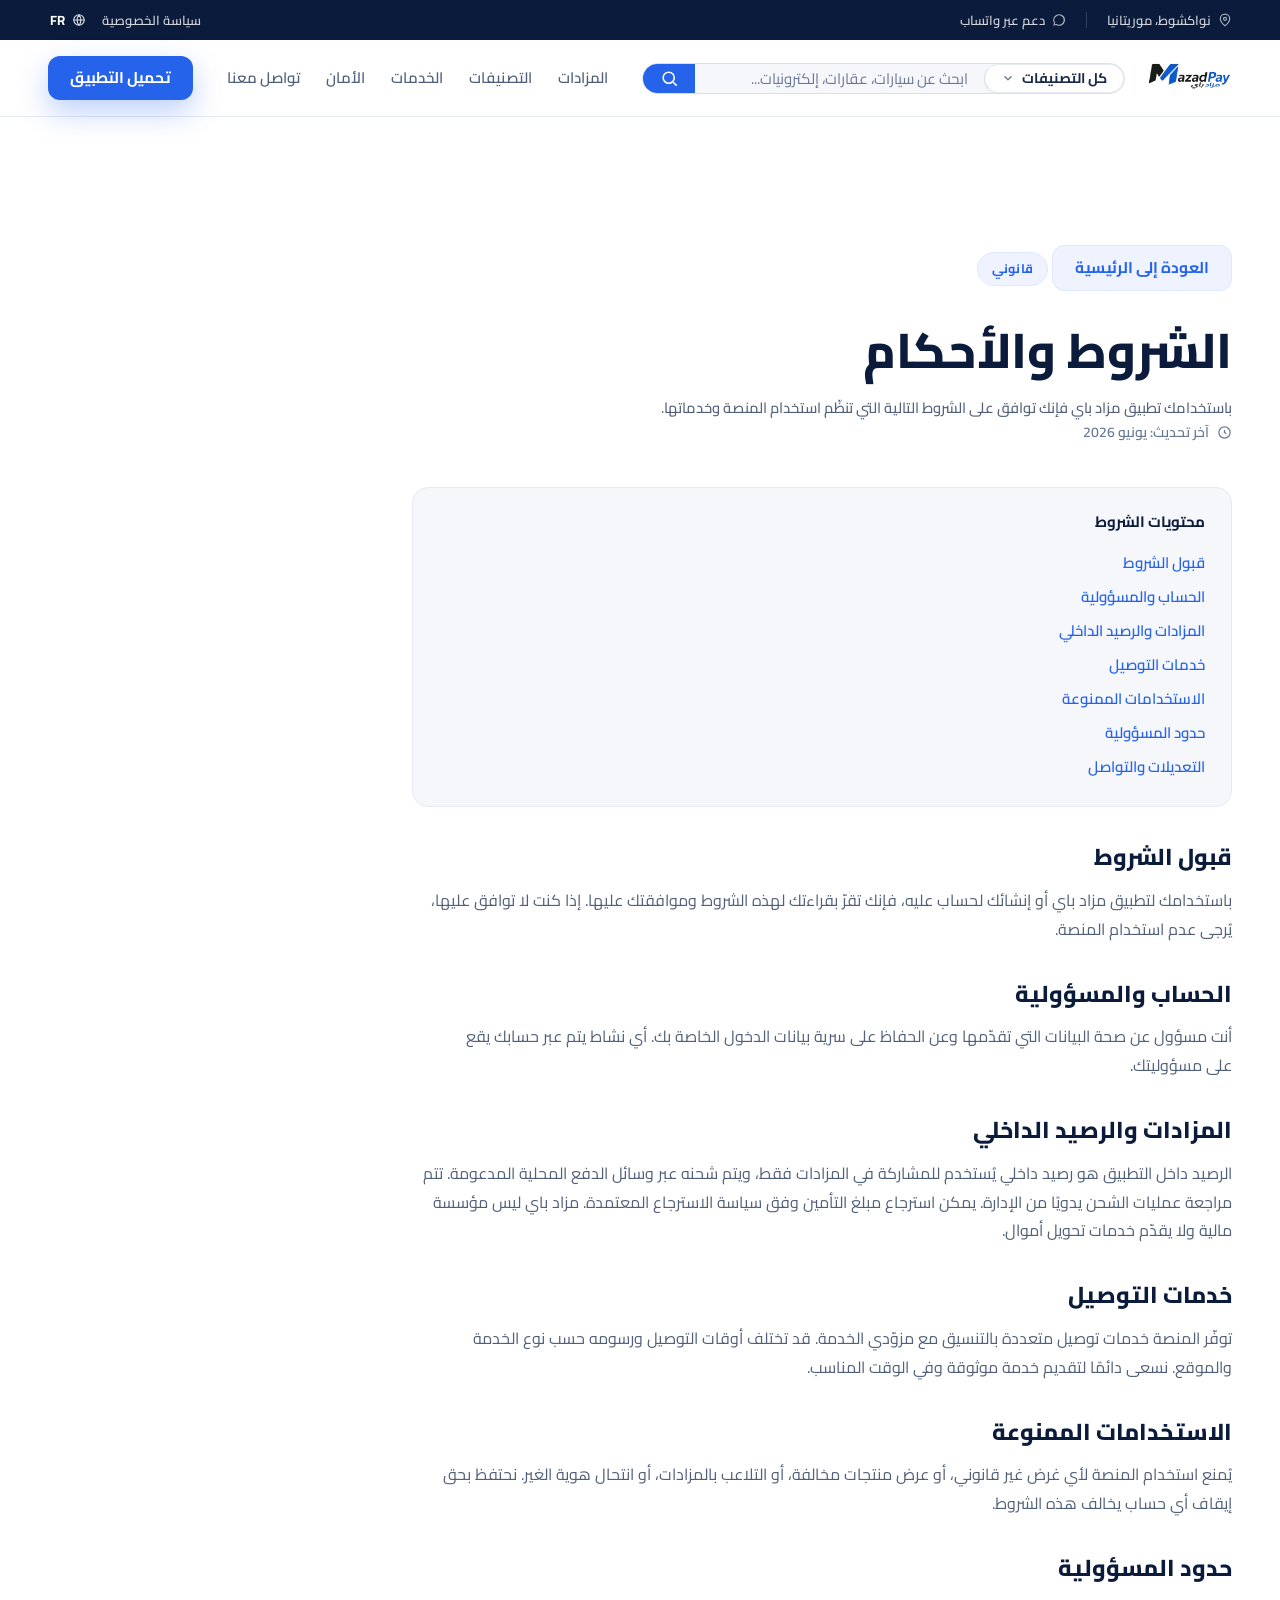
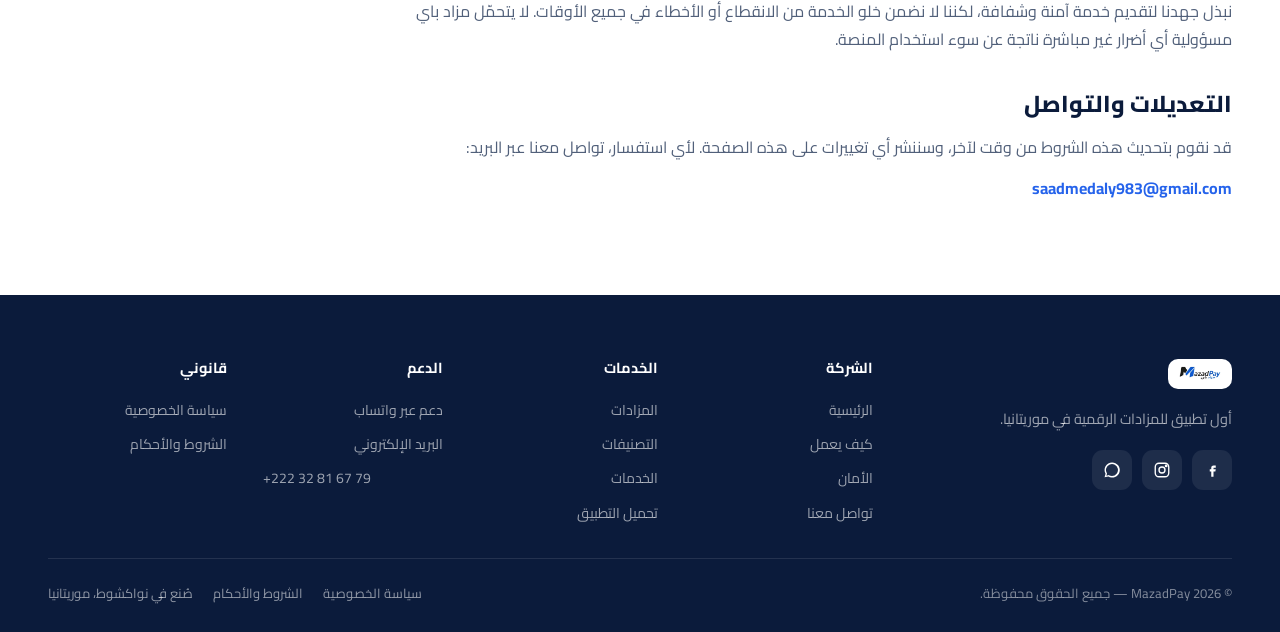
<file: terms.html>
<!DOCTYPE html>
<html lang="ar" dir="rtl">
<head>
<meta charset="UTF-8" />
<meta name="viewport" content="width=device-width, initial-scale=1.0" />
<title>الشروط والأحكام — مزاد باي MazadPay</title>
<meta name="description" content="الشروط والأحكام لاستخدام منصة مزاد باي MazadPay للمزادات الرقمية وخدمات التوصيل في موريتانيا." />
<meta name="theme-color" content="#2563EB" />
<link rel="icon" type="image/png" href="assets/mazadpay-logo-transparent.png" />
<link rel="preconnect" href="https://fonts.googleapis.com" />
<link rel="preconnect" href="https://fonts.gstatic.com" crossorigin />
<link href="https://fonts.googleapis.com/css2?family=Cairo:wght@400;500;600;700;800&display=swap" rel="stylesheet" />
<link rel="stylesheet" href="css/styles.css" />
<link rel="stylesheet" href="css/home.css" />
</head>
<body>

<div class="topbar">
  <div class="container topbar__inner">
    <span class="topbar__item"><svg viewBox="0 0 24 24" fill="none" stroke="currentColor" stroke-width="2"><path d="M20 10c0 6-8 12-8 12s-8-6-8-12a8 8 0 0 1 16 0Z"/><circle cx="12" cy="10" r="2.6"/></svg><span data-i18n="tb_loc">نواكشوط، موريتانيا</span></span>
    <span class="topbar__sep"></span>
    <a class="topbar__item hide-sm" href="https://wa.me/22232816779" target="_blank" rel="noopener"><svg viewBox="0 0 24 24" fill="currentColor"><path d="M12 2a10 10 0 0 0-8.6 15l-1.3 4.8 5-1.3A10 10 0 1 0 12 2Zm0 18a8 8 0 0 1-4.1-1.1l-.3-.2-3 .8.8-2.9-.2-.3A8 8 0 1 1 12 20Z"/></svg><span data-i18n="tb_support">دعم عبر واتساب</span></a>
    <div class="topbar__right">
      <a class="topbar__item hide-sm" href="privacy.html" data-i18n="ft_privacy">سياسة الخصوصية</a>
      <button class="topbar__lang" data-lang-toggle aria-label="Switch language"><svg viewBox="0 0 24 24" fill="none" stroke="currentColor" stroke-width="2"><circle cx="12" cy="12" r="9"/><path d="M3 12h18M12 3a14 14 0 0 1 0 18M12 3a14 14 0 0 0 0 18"/></svg><span class="lang-label">FR</span></button>
    </div>
  </div>
</div>

<header class="header">
  <div class="container header__inner">
    <a href="index.html" class="header__logo" aria-label="MazadPay"><img src="assets/mazadpay-logo-transparent.png" alt="MazadPay" /></a>
    <form class="header__search" role="search">
      <span class="cat"><span data-i18n="sc_all">كل التصنيفات</span><svg viewBox="0 0 24 24" fill="none" stroke="currentColor" stroke-width="2.5"><path d="m6 9 6 6 6-6"/></svg></span>
      <input type="search" data-i18n-ph="search_ph" placeholder="ابحث عن سيارة، عقار، هاتف..." aria-label="بحث" />
      <button type="submit" data-i18n-aria="search_btn" aria-label="بحث"><svg viewBox="0 0 24 24" fill="none" stroke="currentColor" stroke-width="2"><circle cx="11" cy="11" r="7"/><path d="m21 21-4.3-4.3"/></svg></button>
    </form>
    <nav class="header__nav">
      <a href="index.html#auctions" data-i18n="nav_auctions">المزادات</a>
      <a href="index.html#categories" data-i18n="cat_eyebrow">التصنيفات</a>
      <a href="index.html#services" data-i18n="nav_services">الخدمات</a>
      <a href="index.html#security" data-i18n="nav_security">الأمان</a>
      <a href="index.html#contact" data-i18n="nav_contact">تواصل معنا</a>
    </nav>
    <div class="header__right">
      <a href="index.html#download" class="btn btn--primary" data-i18n="nav_download">تحميل التطبيق</a>
      <button class="header__burger" aria-label="Menu"><span></span></button>
    </div>
  </div>
  <div class="mobile-menu">
    <a href="index.html#auctions" data-i18n="nav_auctions">المزادات</a>
    <a href="index.html#categories" data-i18n="cat_eyebrow">التصنيفات</a>
    <a href="index.html#services" data-i18n="nav_services">الخدمات</a>
    <a href="index.html#how" data-i18n="nav_how">كيف يعمل</a>
    <a href="index.html#security" data-i18n="nav_security">الأمان</a>
    <a href="index.html#contact" data-i18n="nav_contact">تواصل معنا</a>
    <a href="index.html#download" class="btn btn--primary btn--block" data-i18n="nav_download">تحميل التطبيق</a>
  </div>
</header>

<main class="legal">
  <div class="container">
    <div class="legal__head">
      <a href="index.html" class="btn btn--soft" style="margin-bottom:22px" data-i18n="lg_back">العودة إلى الرئيسية</a>
      <span class="eyebrow" data-i18n="tm_eyebrow">قانوني</span>
      <h1 data-i18n="tm_title">الشروط والأحكام</h1>
      <p class="lead" data-i18n="tm_intro" style="margin-top:14px">باستخدامك تطبيق مزاد باي فإنك توافق على الشروط التالية التي تنظّم استخدام المنصة وخدماتها.</p>
      <div class="legal__updated"><svg viewBox="0 0 24 24" width="15" fill="none" stroke="currentColor" stroke-width="2"><circle cx="12" cy="12" r="9"/><path d="M12 8v4l3 2"/></svg><span data-i18n="lg_updated">آخر تحديث: يونيو 2026</span></div>
    </div>

    <div class="legal__body">
      <div class="legal__toc">
        <strong data-i18n="tm_toc">محتويات الشروط</strong>
        <a href="#t1" data-i18n="tm_h1">قبول الشروط</a>
        <a href="#t2" data-i18n="tm_h2">الحساب والمسؤولية</a>
        <a href="#t3" data-i18n="tm_h3">المزادات والرصيد الداخلي</a>
        <a href="#t4" data-i18n="tm_h4">خدمات التوصيل</a>
        <a href="#t5" data-i18n="tm_h5">الاستخدامات الممنوعة</a>
        <a href="#t6" data-i18n="tm_h6">حدود المسؤولية</a>
        <a href="#t7" data-i18n="tm_h7">التعديلات والتواصل</a>
      </div>

      <h2 id="t1" data-i18n="tm_h1">قبول الشروط</h2>
      <p data-i18n="tm_p1">باستخدامك لتطبيق مزاد باي أو إنشائك لحساب عليه، فإنك تقرّ بقراءتك لهذه الشروط وموافقتك عليها. إذا كنت لا توافق عليها، يُرجى عدم استخدام المنصة.</p>

      <h2 id="t2" data-i18n="tm_h2">الحساب والمسؤولية</h2>
      <p data-i18n="tm_p2">أنت مسؤول عن صحة البيانات التي تقدّمها وعن الحفاظ على سرية بيانات الدخول الخاصة بك. أي نشاط يتم عبر حسابك يقع على مسؤوليتك.</p>

      <h2 id="t3" data-i18n="tm_h3">المزادات والرصيد الداخلي</h2>
      <p data-i18n="tm_p3">الرصيد داخل التطبيق هو رصيد داخلي يُستخدم للمشاركة في المزادات فقط، ويتم شحنه عبر وسائل الدفع المحلية المدعومة. تتم مراجعة عمليات الشحن يدويًا من الإدارة. يمكن استرجاع مبلغ التأمين وفق سياسة الاسترجاع المعتمدة. مزاد باي ليس مؤسسة مالية ولا يقدّم خدمات تحويل أموال.</p>

      <h2 id="t4" data-i18n="tm_h4">خدمات التوصيل</h2>
      <p data-i18n="tm_p4">توفّر المنصة خدمات توصيل متعددة بالتنسيق مع مزوّدي الخدمة. قد تختلف أوقات التوصيل ورسومه حسب نوع الخدمة والموقع. نسعى دائمًا لتقديم خدمة موثوقة وفي الوقت المناسب.</p>

      <h2 id="t5" data-i18n="tm_h5">الاستخدامات الممنوعة</h2>
      <p data-i18n="tm_p5">يُمنع استخدام المنصة لأي غرض غير قانوني، أو عرض منتجات مخالفة، أو التلاعب بالمزادات، أو انتحال هوية الغير. نحتفظ بحق إيقاف أي حساب يخالف هذه الشروط.</p>

      <h2 id="t6" data-i18n="tm_h6">حدود المسؤولية</h2>
      <p data-i18n="tm_p6">نبذل جهدنا لتقديم خدمة آمنة وشفافة، لكننا لا نضمن خلو الخدمة من الانقطاع أو الأخطاء في جميع الأوقات. لا يتحمّل مزاد باي مسؤولية أي أضرار غير مباشرة ناتجة عن سوء استخدام المنصة.</p>

      <h2 id="t7" data-i18n="tm_h7">التعديلات والتواصل</h2>
      <p data-i18n="tm_p7">قد نقوم بتحديث هذه الشروط من وقت لآخر، وسننشر أي تغييرات على هذه الصفحة. لأي استفسار، تواصل معنا عبر البريد:</p>
      <p><a href="mailto:saadmedaly983@gmail.com" style="color:var(--blue);font-weight:700" dir="ltr">saadmedaly983@gmail.com</a></p>
    </div>
  </div>
</main>

<footer class="footer">
  <div class="container">
    <div class="footer__grid">
      <div class="footer__brand">
        <img src="assets/mazadpay-logo.png" alt="MazadPay" />
        <p data-i18n="ft_tagline">أول تطبيق للمزادات الرقمية في موريتانيا، يجمع بين المزادات الآمنة، الدفع المحلي، وخدمات التوصيل المتكاملة.</p>
        <div class="footer__social">
          <a href="#" aria-label="Facebook"><svg viewBox="0 0 24 24" fill="#fff"><path d="M14 9h3V6h-3c-2 0-3 1.3-3 3v2H9v3h2v7h3v-7h2.5l.5-3H14v-1.5c0-.7.3-1 1-1Z"/></svg></a>
          <a href="#" aria-label="Instagram"><svg viewBox="0 0 24 24" fill="none" stroke="#fff" stroke-width="1.8"><rect x="3" y="3" width="18" height="18" rx="5"/><circle cx="12" cy="12" r="4"/><circle cx="17.5" cy="6.5" r="1" fill="#fff"/></svg></a>
          <a href="https://wa.me/22232816779" aria-label="WhatsApp"><svg viewBox="0 0 24 24" fill="#fff"><path d="M12 2a10 10 0 0 0-8.6 15l-1.3 4.8 5-1.3A10 10 0 1 0 12 2Zm0 18a8 8 0 0 1-4.1-1.1l-.3-.2-3 .8.8-2.9-.2-.3A8 8 0 1 1 12 20Z"/></svg></a>
        </div>
      </div>
      <div class="footer__col">
        <h4 data-i18n="tb_company">الشركة</h4>
        <a href="index.html#home" data-i18n="nav_home">الرئيسية</a>
        <a href="index.html#how" data-i18n="nav_how">كيف يعمل</a>
        <a href="index.html#security" data-i18n="nav_security">الأمان</a>
        <a href="index.html#contact" data-i18n="nav_contact">تواصل معنا</a>
      </div>
      <div class="footer__col">
        <h4 data-i18n="ft_services">الخدمات</h4>
        <a href="index.html#auctions" data-i18n="nav_auctions">المزادات</a>
        <a href="index.html#categories" data-i18n="cat_eyebrow">التصنيفات</a>
        <a href="index.html#services" data-i18n="nav_services">الخدمات</a>
        <a href="index.html#download" data-i18n="nav_download">تحميل التطبيق</a>
      </div>
      <div class="footer__col">
        <h4 data-i18n="tb_support_col">الدعم</h4>
        <a href="https://wa.me/22232816779" target="_blank" rel="noopener" data-i18n="tb_support">دعم عبر واتساب</a>
        <a href="mailto:saadmedaly983@gmail.com" data-i18n="ct_email_l">البريد الإلكتروني</a>
        <a href="tel:+22232816779" dir="ltr" style="text-align:start">+222 32 81 67 79</a>
      </div>
      <div class="footer__col">
        <h4 data-i18n="ft_c3">قانوني</h4>
        <a href="privacy.html" data-i18n="ft_privacy">سياسة الخصوصية</a>
        <a href="terms.html" data-i18n="ft_terms">الشروط والأحكام</a>
      </div>
    </div>
    <div class="footer__bottom">
      <p>© <span id="year">2026</span> MazadPay — <span data-i18n="ft_rights">جميع الحقوق محفوظة.</span></p>
      <div class="links">
        <a href="privacy.html" data-i18n="ft_privacy">سياسة الخصوصية</a>
        <a href="terms.html" data-i18n="ft_terms">الشروط والأحكام</a>
        <span data-i18n="ft_made">صُنع في نواكشوط، موريتانيا</span>
      </div>
    </div>
  </div>
</footer>

<script src="js/i18n.js"></script>
<script src="js/legal-terms.js"></script>
<script src="js/main.js"></script>
</body>
</html>
</file>
<file: css/styles.css>
/* ===========================================================
   MazadPay — Premium foundation
   Palette: Blue (brand) · White · Gray · Navy ink (text)
   Green = success/trust only. Font: Cairo. RTL-first.
   =========================================================== */

:root {
  /* Brand blue */
  --blue:      #2563EB;
  --blue-600:  #1D4ED8;
  --blue-700:  #1B3FB0;
  --blue-50:   #EEF3FF;
  --blue-100:  #DEE9FF;
  --blue-200:  #C5D7FF;

  /* Navy ink (text + dark surfaces) */
  --ink:    #0B1B3B;
  --ink-2:  #1B2A4A;
  --slate:  #51607A;
  --muted:  #6B7894;

  /* Surfaces / lines */
  --bg:      #FFFFFF;
  --bg-soft: #F5F7FB;
  --bg-2:    #EEF2F8;
  --line:    #E6EAF2;
  --line-2:  #D9DFEC;

  /* Success */
  --green:    #15A35A;
  --green-50: #E8F8F0;
  --green-100:#C7ECD7;

  /* Amber (time only, used sparingly as ink-on-light) */
  --warn:     #B4791A;
  --warn-50:  #FBF3E4;

  /* Shadows — soft, layered, premium */
  --sh-xs: 0 1px 2px rgba(11,27,59,.06);
  --sh-sm: 0 2px 8px rgba(11,27,59,.06);
  --sh-md: 0 8px 24px rgba(11,27,59,.08);
  --sh-lg: 0 20px 48px rgba(11,27,59,.12);
  --sh-xl: 0 36px 80px rgba(11,27,59,.16);
  --sh-blue: 0 12px 30px rgba(37,99,235,.30);

  /* Radius */
  --r-xs: 8px;
  --r-sm: 12px;
  --r:    16px;
  --r-lg: 20px;
  --r-xl: 26px;
  --r-2xl:34px;
  --pill: 999px;

  --container: 1240px;
  --topbar-h: 40px;
  --header-h: 76px;

  --font: "Cairo", "Segoe UI", system-ui, -apple-system, sans-serif;
}

* { box-sizing: border-box; margin: 0; padding: 0; }
html { scroll-behavior: smooth; scroll-padding-top: calc(var(--header-h) + 22px); -webkit-text-size-adjust: 100%; }
body {
  font-family: var(--font); color: var(--ink); background: var(--bg);
  line-height: 1.6; font-size: 16px; -webkit-font-smoothing: antialiased;
  text-rendering: optimizeLegibility; overflow-x: hidden;
}
img, svg { display: block; max-width: 100%; }
a { color: inherit; text-decoration: none; }
button { font-family: inherit; cursor: pointer; border: none; background: none; color: inherit; }
ul { list-style: none; }
input, textarea, select { font-family: inherit; }
:focus-visible { outline: 3px solid rgba(37,99,235,.38); outline-offset: 2px; border-radius: 6px; }
::selection { background: var(--blue-100); }

/* ---------- Layout ---------- */
.container { width: 100%; max-width: var(--container); margin-inline: auto; padding-inline: 28px; }
.section { padding-block: 68px; position: relative; }
.section--tight { padding-block: 52px; }
.section--soft { background: var(--bg-soft); }
.section--ink { background: var(--ink); color: #fff; }

/* ---------- Type ---------- */
h1,h2,h3,h4 { color: var(--ink); line-height: 1.25; font-weight: 800; letter-spacing: 0; }
h1 { font-size: clamp(26px, 3.8vw, 50px); }
h2 { font-size: clamp(22px, 2.8vw, 36px); }
h3 { font-size: clamp(16px, 1.4vw, 20px); font-weight: 700; }
p { text-wrap: pretty; }
.lead { color: var(--slate); font-size: clamp(14.5px, 1.15vw, 17px); line-height: 1.75; font-weight: 500; }
.display { letter-spacing: 0; }

.eyebrow {
  display: inline-flex; align-items: center; gap: 8px;
  font-size: 12.5px; font-weight: 700; letter-spacing: .02em;
  color: var(--blue); background: var(--blue-50);
  padding: 6px 14px; border-radius: var(--pill); border: 1px solid var(--blue-100);
  margin-bottom: 16px;
}
.eyebrow__dot { width: 6px; height: 6px; border-radius: 50%; background: var(--blue); opacity: .7; flex: 0 0 auto; }
.eyebrow--green { color: var(--green); background: var(--green-50); border-color: var(--green-100); }
.eyebrow--light { color: #fff; background: rgba(255,255,255,.14); border-color: rgba(255,255,255,.2); }

.sec-head { max-width: 700px; margin-bottom: 44px; }
.sec-head.center { margin-inline: auto; text-align: center; }
.sec-head h2 { margin-bottom: 12px; }
.sec-head-row { display: flex; align-items: flex-end; justify-content: space-between; gap: 24px; margin-bottom: 36px; }
.sec-head-row .l { max-width: 640px; }
.sec-head-row h2 { margin: 6px 0 0; }
.sec-head-row .lead { margin-top: 8px; }

/* ---------- Buttons ---------- */
.btn {
  display: inline-flex; align-items: center; justify-content: center; gap: 9px;
  font-weight: 700; font-size: 15.5px; line-height: 1; white-space: nowrap;
  padding: 14px 22px; border-radius: var(--r-sm);
  transition: transform .16s ease, box-shadow .2s ease, background .2s, border-color .2s, color .2s;
}
.btn svg { width: 18px; height: 18px; }
.btn--primary { background: var(--blue); color: #fff; box-shadow: var(--sh-blue); }
.btn--primary:hover { background: var(--blue-600); transform: translateY(-2px); }
.btn--ghost { background: #fff; color: var(--ink); border: 1px solid var(--line-2); box-shadow: var(--sh-xs); }
.btn--ghost:hover { border-color: var(--blue); color: var(--blue); transform: translateY(-2px); }
.btn--soft { background: var(--blue-50); color: var(--blue); border: 1px solid var(--blue-100); }
.btn--soft:hover { background: var(--blue-100); }
.btn--white { background: #fff; color: var(--blue); }
.btn--white:hover { transform: translateY(-2px); box-shadow: var(--sh-md); }
.btn--lg { padding: 16px 28px; font-size: 16.5px; }
.btn--sm { padding: 10px 18px; font-size: 14px; }
.btn--block { width: 100%; }
.btn--ink { background: var(--ink); color: #fff; }
.btn--ink:hover { background: #14264a; transform: translateY(-2px); }

.linkarrow { display: inline-flex; align-items: center; gap: 7px; font-weight: 700; font-size: 15px; color: var(--blue); }
.linkarrow svg { width: 16px; height: 16px; transition: transform .18s; }
html[dir="rtl"] .linkarrow svg { transform: scaleX(-1); }
html[dir="rtl"] .linkarrow:hover svg { transform: scaleX(-1) translateX(3px); }
.linkarrow:hover svg { transform: translateX(3px); }

/* ---------- Top utility bar ---------- */
.topbar { background: var(--ink); color: rgba(255,255,255,.8); font-size: 13px; }
.topbar__inner { height: var(--topbar-h); display: flex; align-items: center; gap: 20px; }
.topbar__item { display: inline-flex; align-items: center; gap: 7px; font-weight: 600; }
.topbar__item svg { width: 14px; height: 14px; opacity: .8; }
.topbar a.topbar__item:hover { color: #fff; }
.topbar__sep { width: 1px; height: 16px; background: rgba(255,255,255,.16); }
.topbar__right { margin-inline-start: auto; display: flex; align-items: center; gap: 16px; }
.topbar__lang { display: inline-flex; align-items: center; gap: 6px; font-weight: 700; color: #fff; }
.topbar__lang svg { width: 14px; height: 14px; opacity: .85; }
.topbar__lang:hover { color: var(--blue-200); }
@media (max-width: 760px) { .topbar__item.hide-sm { display: none; } }

/* ---------- Header ---------- */
.header {
  position: sticky; inset-block-start: 0; z-index: 100;
  background: rgba(255,255,255,.9); backdrop-filter: saturate(180%) blur(14px);
  -webkit-backdrop-filter: saturate(180%) blur(14px);
  border-bottom: 1px solid var(--line); transition: box-shadow .25s;
}
.header.scrolled { box-shadow: var(--sh-sm); }
.header__inner { height: var(--header-h); display: flex; align-items: center; gap: 22px; }
.header__logo img { height: 32px; width: auto; }
.header__search {
  flex: 1; max-width: 540px; display: flex; align-items: stretch;
  border: 1.5px solid var(--line-2); border-radius: var(--pill);
  background: var(--bg-soft); overflow: hidden; transition: border-color .18s, background .18s, box-shadow .18s;
}
.header__search:focus-within { border-color: var(--blue); background: #fff; box-shadow: 0 0 0 4px rgba(37,99,235,.1); }
.header__search .cat { display: inline-flex; align-items: center; gap: 7px; padding: 0 16px; font-size: 14px; font-weight: 700; color: var(--ink-2); border-inline-end: 1px solid var(--line-2); white-space: nowrap; }
.header__search .cat svg { width: 14px; height: 14px; opacity: .6; }
.header__search input { flex: 1; min-width: 0; border: none; background: none; padding: 0 16px; font-size: 15px; color: var(--ink); }
.header__search input:focus { outline: none; }
.header__search input::placeholder { color: var(--muted); }
.header__search button { width: 52px; background: var(--blue); color: #fff; display: grid; place-items: center; transition: background .18s; }
.header__search button:hover { background: var(--blue-600); }
.header__search button svg { width: 19px; height: 19px; }
.header__nav { display: flex; align-items: center; gap: 2px; }
.header__nav a { font-size: 15px; font-weight: 600; color: var(--slate); padding: 9px 12px; border-radius: 9px; white-space: nowrap; transition: color .15s, background .15s; }
.header__nav a:hover { color: var(--ink); background: var(--bg-soft); }
.header__right { margin-inline-start: auto; display: flex; align-items: center; gap: 12px; }
.header__burger { display: none; width: 44px; height: 44px; border-radius: 11px; border: 1px solid var(--line-2); background: #fff; align-items: center; justify-content: center; }
.header__burger span { position: relative; width: 18px; height: 2px; background: var(--ink); display: block; }
.header__burger span::before, .header__burger span::after { content:""; position: absolute; inset-inline: 0; height: 2px; background: var(--ink); }
.header__burger span::before { top: -6px; } .header__burger span::after { top: 6px; }

/* category strip under header */
.catbar { background: #fff; border-bottom: 1px solid var(--line); }
.catbar__inner { display: flex; align-items: center; gap: 4px; height: 48px; overflow-x: auto; scrollbar-width: none; }
.catbar__inner::-webkit-scrollbar { display: none; }
.catbar a { display: inline-flex; align-items: center; gap: 8px; white-space: nowrap; color: var(--slate); font-size: 14.5px; font-weight: 600; padding: 8px 14px; border-radius: 9px; transition: color .15s, background .15s; }
.catbar a:hover { color: var(--blue); background: var(--blue-50); }
.catbar a svg { width: 17px; height: 17px; }
.catbar a.lead-link { color: var(--ink); font-weight: 700; }

/* Mobile menu */
.lang-toggle { display: inline-flex; align-items: center; gap: 7px; font-weight: 700; font-size: 14px; color: var(--ink); border: 1px solid var(--line-2); border-radius: var(--pill); padding: 9px 15px; background: #fff; transition: border-color .2s, color .2s; }
.lang-toggle:hover { border-color: var(--blue); color: var(--blue); }
.lang-toggle svg { width: 16px; height: 16px; opacity: .7; }
.lang-label { min-width: 18px; text-align: center; }
.mobile-menu { position: absolute; inset-block-start: 100%; inset-inline: 0; z-index: 99; background: #fff; border-bottom: 1px solid var(--line); box-shadow: var(--sh-md); transform: translateY(-12px); opacity: 0; pointer-events: none; transition: transform .25s, opacity .25s; padding: 14px 28px 22px; }
.mobile-menu.open { transform: none; opacity: 1; pointer-events: auto; }
.mobile-menu a { display: block; padding: 13px 6px; font-weight: 600; color: var(--ink-2); border-bottom: 1px solid var(--line); }
.mobile-menu a:last-of-type { border-bottom: none; }
.mobile-menu .btn { margin-top: 14px; }

/* ---------- Footer ---------- */
.footer { background: var(--ink); color: #fff; padding-block: 64px 28px; }
.footer__grid { display: grid; grid-template-columns: 1.8fr 1fr 1fr 1fr 1fr; gap: 36px; }
.footer__brand img { height: 30px; background: #fff; padding: 7px 11px; border-radius: 10px; margin-bottom: 18px; }
.footer__brand p { color: rgba(255,255,255,.6); font-size: 14.5px; max-width: 300px; }
.footer__social { display: flex; gap: 10px; margin-top: 20px; }
.footer__social a { width: 40px; height: 40px; border-radius: 11px; background: rgba(255,255,255,.08); display: grid; place-items: center; transition: background .2s, transform .2s; }
.footer__social a:hover { background: var(--blue); transform: translateY(-2px); }
.footer__social svg { width: 18px; height: 18px; }
.footer__col h4 { color: #fff; font-size: 14.5px; font-weight: 700; margin-bottom: 16px; letter-spacing: 0; }
.footer__col a { display: block; color: rgba(255,255,255,.6); font-size: 14px; padding: 6px 0; transition: color .15s; }
.footer__col a:hover { color: #fff; }
.footer__cta { display: flex; align-items: center; justify-content: space-between; gap: 16px; flex-wrap: wrap; margin-top: 44px; padding: 20px 28px; background: rgba(255,255,255,.05); border: 1px solid rgba(255,255,255,.1); border-radius: var(--r-lg); }
.footer__cta-text { font-size: 15px; font-weight: 700; color: rgba(255,255,255,.85); }
.footer__cta-text strong { color: #fff; }
.footer__bottom { display: flex; align-items: center; justify-content: space-between; gap: 16px; flex-wrap: wrap; margin-top: 28px; padding-top: 24px; border-top: 1px solid rgba(255,255,255,.1); }
.footer__bottom p { color: rgba(255,255,255,.5); font-size: 13px; }
.footer__bottom .links { display: flex; gap: 20px; flex-wrap: wrap; }
.footer__bottom .links a, .footer__bottom .links span { color: rgba(255,255,255,.55); font-size: 13px; }
.footer__bottom .links a:hover { color: #fff; }

/* ---------- Legal ---------- */
.legal { padding-block: calc(var(--header-h) + 52px) 80px; }
.legal__head { max-width: 760px; margin-bottom: 40px; }
.legal__head h1 { margin: 8px 0 14px; }
.legal__body { max-width: 820px; }
.legal__body h2 { font-size: 23px; margin: 36px 0 14px; }
.legal__body p, .legal__body li { color: var(--slate); font-size: 16px; margin-bottom: 12px; line-height: 1.8; }
.legal__body ul { padding-inline-start: 22px; list-style: disc; }
.legal__body ul li { margin-bottom: 8px; }
.legal__toc { background: var(--bg-soft); border: 1px solid var(--line); border-radius: var(--r); padding: 22px 26px; margin-bottom: 34px; }
.legal__toc strong { display: block; margin-bottom: 12px; font-size: 15px; }
.legal__toc a { display: block; color: var(--blue); font-weight: 600; padding: 5px 0; font-size: 15px; }
.legal__updated { display: inline-flex; align-items: center; gap: 8px; font-size: 14px; color: var(--muted); font-weight: 600; }
.legal__updated svg { width: 15px; height: 15px; }

/* ---------- Reveal ---------- */
.reveal { opacity: 1; transform: none; }
html.js-anim .reveal { opacity: 0; transform: translateY(22px); transition: opacity .6s cubic-bezier(.22,.61,.36,1), transform .6s cubic-bezier(.22,.61,.36,1); }
html.js-anim .reveal.in { opacity: 1; transform: none; }
html.reveal-safe .reveal { opacity: 1 !important; transform: none !important; transition: none !important; }
.reveal.d1 { transition-delay: .07s; } .reveal.d2 { transition-delay: .14s; }
.reveal.d3 { transition-delay: .21s; } .reveal.d4 { transition-delay: .28s; } .reveal.d5 { transition-delay: .35s; }
@media (prefers-reduced-motion: reduce) { html.js-anim .reveal { opacity: 1 !important; transform: none !important; } html { scroll-behavior: auto; } [data-float] { animation: none !important; } }

/* ---------- Stats Band ---------- */
.stats-band { background: var(--bg); border-block: 1px solid var(--line); padding-block: 36px; }
.stats-band__inner { display: flex; align-items: center; justify-content: center; gap: 0; flex-wrap: wrap; }
.stat { text-align: center; padding: 16px 40px; }
.stat__v { font-size: clamp(28px, 3vw, 38px); font-weight: 900; color: var(--blue); letter-spacing: -0.03em; line-height: 1; }
.stat__l { font-size: 14px; color: var(--slate); font-weight: 600; margin-top: 5px; }
.stat__sep { width: 1px; height: 52px; background: var(--line-2); }
@media (max-width: 600px) {
  .stats-band__inner { gap: 0; }
  .stat { padding: 12px 20px; flex: 1 1 45%; }
  .stat__sep { display: none; }
}

/* ---------- Auctions CTA ---------- */
.auctions-cta { display: flex; align-items: center; justify-content: center; flex-direction: column; gap: 16px; margin-top: 48px; padding: 36px; background: #fff; border: 1px solid var(--line); border-radius: var(--r-xl); text-align: center; }
.auctions-cta .lead { color: var(--slate); margin: 0; }

/* ---------- FAQ ---------- */
.faq-list { max-width: 760px; margin-inline: auto; display: flex; flex-direction: column; gap: 12px; }
.faq-item { background: #fff; border: 1px solid var(--line); border-radius: var(--r); overflow: hidden; transition: border-color .2s, box-shadow .2s; }
.faq-item[open] { border-color: var(--blue-200); box-shadow: var(--sh-sm); }
.faq-q { display: flex; align-items: center; justify-content: space-between; gap: 16px; padding: 20px 24px; font-weight: 700; font-size: 16.5px; cursor: pointer; list-style: none; user-select: none; color: var(--ink); }
.faq-q::-webkit-details-marker { display: none; }
.faq-q:hover { color: var(--blue); }
.faq-icon { flex: 0 0 auto; width: 22px; height: 22px; color: var(--blue); transition: transform .25s; }
.faq-item[open] .faq-icon { transform: rotate(180deg); }
.faq-a { padding: 0 24px 20px; color: var(--slate); font-size: 15.5px; line-height: 1.75; border-top: 1px solid var(--line); padding-top: 16px; }

/* ---------- APK Modal ---------- */
.apk-modal { border: none; border-radius: var(--r-xl); padding: 0; box-shadow: var(--sh-xl); max-width: 440px; width: calc(100% - 32px); }
.apk-modal::backdrop { background: rgba(11,27,59,.55); backdrop-filter: blur(4px); }
.apk-modal__inner { padding: 40px 36px; text-align: center; position: relative; }
.apk-modal__close { position: absolute; inset-block-start: 16px; inset-inline-end: 16px; width: 36px; height: 36px; border-radius: 50%; background: var(--bg-soft); color: var(--slate); display: grid; place-items: center; transition: background .18s, color .18s; }
.apk-modal__close:hover { background: var(--line); color: var(--ink); }
.apk-modal__close svg { width: 17px; height: 17px; }
.apk-modal__icon { width: 72px; height: 72px; border-radius: 20px; background: var(--blue-50); color: var(--blue); display: grid; place-items: center; margin: 0 auto 20px; }
.apk-modal__icon svg { width: 34px; height: 34px; }
.apk-modal h3 { font-size: 22px; margin-bottom: 12px; }
.apk-modal p { color: var(--slate); font-size: 15.5px; line-height: 1.7; margin-bottom: 24px; }
.apk-modal__actions { display: flex; gap: 12px; justify-content: center; flex-wrap: wrap; }
.apk-modal__actions .btn { min-width: 160px; }

/* ---------- Social soon ---------- */
.social-soon { position: relative; display: inline-flex; align-items: center; justify-content: center; width: 40px; height: 40px; border-radius: 11px; background: rgba(255,255,255,.04); cursor: default; }
.soon-badge { position: absolute; inset-block-end: -6px; inset-inline-start: 50%; transform: translateX(-50%); background: var(--ink-2); color: #fff; font-size: 8px; font-weight: 800; padding: 2px 5px; border-radius: 4px; white-space: nowrap; pointer-events: none; }

/* ---------- Responsive base ---------- */
@media (max-width: 1080px) {
  .header__nav { display: none; }
  .footer__grid { grid-template-columns: 1.6fr 1fr 1fr 1fr; }
  .footer__brand { grid-column: 1 / -1; }
}
@media (max-width: 920px) {
  .header__burger { display: inline-flex; }
}
@media (max-width: 760px) {
  .header__search { display: none; }
  .header__search--mobile { display: flex; }
  .footer__grid { grid-template-columns: 1fr 1fr; gap: 28px; }
  .footer__cta { flex-direction: column; align-items: flex-start; gap: 12px; padding: 16px 18px; }
  .section { padding-block: 48px; }
  .section--tight { padding-block: 36px; }
}
/* mobile search bar */
.mobile-search-bar { display: none; background: var(--bg-soft); border-bottom: 1px solid var(--line); padding: 10px 0; }
.mobile-search-form { display: flex; align-items: center; gap: 10px; background: #fff; border: 1.5px solid var(--line-2); border-radius: var(--pill); padding: 0 14px; height: 44px; transition: border-color .18s; }
.mobile-search-form:focus-within { border-color: var(--blue); }
.mobile-search-form svg { width: 17px; height: 17px; color: var(--muted); flex: 0 0 auto; }
.mobile-search-form input { flex: 1; border: none; background: none; font-size: 14.5px; color: var(--ink); padding: 0; }
.mobile-search-form input:focus { outline: none; }
.mobile-search-form input::placeholder { color: var(--muted); }
@media (max-width: 760px) { .mobile-search-bar { display: block; } }

@media (max-width: 520px) {
  .container { padding-inline: 16px; }
  .footer__grid { grid-template-columns: 1fr 1fr; }
  .footer__bottom { flex-direction: column; align-items: flex-start; }
  .faq-q { font-size: 15px; padding: 16px 18px; }
  .faq-a { padding: 0 18px 16px; padding-top: 14px; font-size: 14.5px; }
  .auctions-cta { padding: 22px 16px; }
  .apk-modal__inner { padding: 30px 20px; }
}
</file>
<file: css/home.css>
/* ===========================================================
   MazadPay — Home components (premium)
   =========================================================== */

/* ============ HERO ============ */
.hero { position: relative; padding-block: 56px 68px; overflow: hidden; }
.hero::before {
  content: ""; position: absolute; inset: 0; z-index: -2;
  background:
    radial-gradient(820px 420px at 88% -6%, rgba(37,99,235,.10), transparent 62%),
    linear-gradient(180deg, #fff 0%, var(--bg-soft) 100%);
}
.hero::after {
  content: ""; position: absolute; inset-block: 0; inset-inline-end: -10%; width: 60%; z-index: -1;
  background-image: radial-gradient(rgba(37,99,235,.07) 1.4px, transparent 1.6px);
  background-size: 22px 22px; -webkit-mask-image: linear-gradient(to left, #000, transparent 70%);
  mask-image: linear-gradient(to left, #000, transparent 70%); opacity: .7;
}
.hero__grid { display: grid; grid-template-columns: 1.04fr 1fr; gap: 56px; align-items: center; }
.hero__title { margin-bottom: 20px; }
.hero__title .accent { color: var(--blue); }
.hero__sub { max-width: 540px; margin-bottom: 28px; }
.hero__cta { display: flex; gap: 14px; flex-wrap: wrap; }
.hero__trust { display: flex; gap: 26px; flex-wrap: wrap; margin-top: 30px; }
.hero__trust .i { display: flex; align-items: center; gap: 9px; font-size: 14px; color: var(--slate); font-weight: 600; }
.hero__trust .dot { width: 22px; height: 22px; border-radius: 50%; background: var(--green-50); color: var(--green); display: grid; place-items: center; }
.hero__trust .dot svg { width: 13px; height: 13px; }

/* hero visual stage */
.stage { position: relative; min-height: 520px; }
.stage__glow { position: absolute; inset: 6% 4%; background: radial-gradient(circle at 60% 40%, rgba(37,99,235,.16), transparent 65%); filter: blur(8px); z-index: 0; }

/* main auction card in hero */
.hcard {
  position: relative; z-index: 3; width: min(380px, 100%); margin-inline: auto;
  background: #fff; border: 1px solid var(--line); border-radius: var(--r-xl);
  box-shadow: var(--sh-xl); overflow: hidden;
}
.hcard__media { position: relative; aspect-ratio: 16/10; display: grid; place-items: center; }
.hcard__media .art { width: 62%; height: 62%; }
.hcard__badges { position: absolute; inset-block-start: 14px; inset-inline: 14px; display: flex; align-items: center; justify-content: space-between; }
.chip-live { display: inline-flex; align-items: center; gap: 7px; background: rgba(11,27,59,.84); color: #fff; font-size: 12px; font-weight: 700; padding: 6px 12px; border-radius: var(--pill); }
.chip-live .pulse { width: 7px; height: 7px; border-radius: 50%; background: #38E08E; box-shadow: 0 0 0 0 rgba(56,224,142,.7); animation: pulse 1.8s infinite; }
.chip-time { display: inline-flex; align-items: center; gap: 6px; background: rgba(255,255,255,.94); color: var(--ink); font-size: 12px; font-weight: 800; padding: 6px 11px; border-radius: var(--pill); box-shadow: var(--sh-xs); font-variant-numeric: tabular-nums; }
.chip-time svg { width: 12px; height: 12px; color: var(--blue); }
.hcard__body { padding: 18px 20px 20px; }
.hcard__title { font-size: 18px; font-weight: 800; margin-bottom: 14px; }
.hcard__row { display: flex; align-items: flex-end; justify-content: space-between; margin-bottom: 16px; }
.hcard__pl { font-size: 12px; color: var(--muted); font-weight: 600; }
.hcard__pv { font-size: 24px; font-weight: 800; color: var(--blue); letter-spacing: -.01em; white-space: nowrap; }
.hcard__pv small { font-size: 13px; font-weight: 700; }
.hcard__bids { text-align: end; }
.hcard__bids .n { font-size: 18px; font-weight: 800; }
.hcard__bids .l { font-size: 11.5px; color: var(--muted); font-weight: 600; }
.hcard__bid { width: 100%; background: var(--blue); color: #fff; font-weight: 700; font-size: 15px; padding: 12px; border-radius: var(--r-sm); display: flex; align-items: center; justify-content: center; gap: 8px; transition: background .18s, transform .16s; }
.hcard__bid:hover { background: var(--blue-600); transform: translateY(-1px); }
.hcard__bid svg { width: 16px; height: 16px; }

/* floating wallet card */
.hwallet {
  position: absolute; z-index: 4; inset-block-end: 26px; inset-inline-start: -8px;
  width: 230px; background: linear-gradient(135deg, var(--blue-700), var(--blue));
  color: #fff; border-radius: var(--r-lg); padding: 16px 18px; box-shadow: var(--sh-lg);
}
.hwallet .top { display: flex; align-items: center; justify-content: space-between; margin-bottom: 12px; }
.hwallet .top span { font-size: 12px; opacity: .85; font-weight: 600; }
.hwallet .top .ic { width: 28px; height: 28px; border-radius: 8px; background: rgba(255,255,255,.18); display: grid; place-items: center; }
.hwallet .top .ic svg { width: 15px; height: 15px; }
.hwallet .bal { font-size: 22px; font-weight: 800; letter-spacing: -.01em; }
.hwallet .bal small { font-size: 12px; font-weight: 700; opacity: .8; }
.hwallet .sub { margin-top: 4px; font-size: 11.5px; opacity: .8; font-weight: 600; }

/* success toast */
.htoast {
  position: absolute; z-index: 5; inset-block-start: 18px; inset-inline-start: -14px;
  display: flex; align-items: center; gap: 11px; background: #fff;
  border: 1px solid var(--line); border-radius: var(--r); padding: 12px 15px; box-shadow: var(--sh-lg);
}
.htoast .ic { width: 36px; height: 36px; border-radius: 10px; background: var(--green-50); color: var(--green); display: grid; place-items: center; flex: 0 0 auto; }
.htoast .ic svg { width: 19px; height: 19px; }
.htoast .t { font-size: 13.5px; font-weight: 800; }
.htoast .s { font-size: 11.5px; color: var(--muted); font-weight: 600; }
[data-float] { animation: floaty 5s ease-in-out infinite; }
.htoast[data-float] { animation-delay: .6s; }
@keyframes floaty { 0%,100%{ transform: translateY(0);} 50%{ transform: translateY(-9px);} }
@keyframes pulse { 0%{box-shadow:0 0 0 0 rgba(56,224,142,.6);} 70%{box-shadow:0 0 0 7px rgba(56,224,142,0);} 100%{box-shadow:0 0 0 0 rgba(56,224,142,0);} }

/* mini product thumbs */
.hthumbs { position: absolute; z-index: 4; inset-block-end: -10px; inset-inline-end: -6px; display: flex; gap: 10px; }
.hthumb { width: 62px; height: 62px; border-radius: 14px; border: 1px solid var(--line); background: #fff; box-shadow: var(--sh-md); display: grid; place-items: center; }
.hthumb svg { width: 30px; height: 30px; }

/* ============ TRUST BAND ============ */
.tband { margin-top: -32px; position: relative; z-index: 6; }
.tband__inner { display: grid; grid-template-columns: repeat(4, 1fr); gap: 18px; }
.tcard { display: flex; align-items: center; gap: 14px; background: #fff; border: 1px solid var(--line); border-radius: var(--r); padding: 18px 20px; box-shadow: var(--sh-sm); }
.tcard .ic { width: 46px; height: 46px; border-radius: 12px; background: var(--blue-50); color: var(--blue); display: grid; place-items: center; flex: 0 0 auto; }
.tcard .ic.green { background: var(--green-50); color: var(--green); }
.tcard .ic svg { width: 23px; height: 23px; }
.tcard .t { font-weight: 800; font-size: 15.5px; }
.tcard .s { font-size: 12.5px; color: var(--muted); font-weight: 600; margin-top: 1px; }

/* ============ CATEGORIES ============ */
.cats { display: grid; grid-template-columns: repeat(6, 1fr); gap: 18px; }
.cat {
  position: relative; display: block; background: #fff; border: 1px solid var(--line);
  border-radius: var(--r-lg); overflow: hidden; box-shadow: var(--sh-xs);
  transition: transform .2s, box-shadow .2s, border-color .2s;
}
.cat:hover { transform: translateY(-5px); box-shadow: var(--sh-md); border-color: var(--blue-100); }
.cat__thumb { aspect-ratio: 5/4; display: grid; place-items: center; position: relative; }
.cat__thumb .art { width: 52%; height: 52%; }
.cat__body { padding: 13px 15px 15px; display: flex; align-items: center; justify-content: space-between; }
.cat__nm { font-weight: 800; font-size: 15px; }
.cat__ct { font-size: 11.5px; font-weight: 700; color: var(--blue); background: var(--blue-50); border: 1px solid var(--blue-100); padding: 3px 9px; border-radius: var(--pill); white-space: nowrap; }
.cat__go { position: absolute; inset-block-start: 12px; inset-inline-end: 12px; width: 30px; height: 30px; border-radius: 9px; background: rgba(255,255,255,.92); color: var(--blue); display: grid; place-items: center; box-shadow: var(--sh-xs); opacity: 0; transform: translateY(-4px); transition: opacity .2s, transform .2s; }
.cat:hover .cat__go { opacity: 1; transform: none; }
.cat__go svg { width: 15px; height: 15px; }
html[dir="rtl"] .cat__go svg { transform: scaleX(-1); }

/* ============ FEATURED AUCTIONS ============ */
.pgrid { display: grid; grid-template-columns: repeat(4, 1fr); gap: 22px; }
.pcard {
  display: flex; flex-direction: column; background: #fff; border: 1px solid var(--line);
  border-radius: var(--r-lg); overflow: hidden; box-shadow: var(--sh-xs);
  transition: transform .2s, box-shadow .2s, border-color .2s;
}
.pcard:hover { transform: translateY(-5px); box-shadow: var(--sh-lg); border-color: var(--blue-100); }
.pcard__media { position: relative; aspect-ratio: 4/3; display: grid; place-items: center; overflow: hidden; }
.pcard__media .art { width: 56%; height: 56%; transition: transform .3s; }
.pcard:hover .pcard__media .art { transform: scale(1.05); }
.pcard__top { position: absolute; inset-block-start: 12px; inset-inline: 12px; display: flex; align-items: center; justify-content: space-between; }
.badge { display: inline-flex; align-items: center; gap: 6px; font-size: 11.5px; font-weight: 700; padding: 5px 11px; border-radius: var(--pill); }
.badge--live { background: rgba(11,27,59,.84); color: #fff; }
.badge--live .pulse { width: 6px; height: 6px; border-radius: 50%; background: #38E08E; box-shadow: 0 0 0 0 rgba(56,224,142,.7); animation: pulse 1.8s infinite; }
.badge--hot { background: var(--warn-50); color: var(--warn); border: 1px solid #EAD7AE; }
.pcard__fav { width: 32px; height: 32px; border-radius: 50%; background: rgba(255,255,255,.94); color: var(--slate); display: grid; place-items: center; box-shadow: var(--sh-xs); transition: color .18s; }
.pcard__fav:hover { color: var(--blue); }
.pcard__fav svg { width: 16px; height: 16px; }
.pcard__cat { position: absolute; inset-block-end: 12px; inset-inline-start: 12px; background: rgba(255,255,255,.94); color: var(--ink-2); font-size: 11.5px; font-weight: 700; padding: 4px 10px; border-radius: var(--pill); box-shadow: var(--sh-xs); }
.pcard__body { padding: 14px 15px 15px; display: flex; flex-direction: column; flex: 1; }
.pcard__title { font-weight: 800; font-size: 15.5px; margin-bottom: 11px; line-height: 1.35; color: var(--ink); }
.pcard__meta { display: flex; align-items: flex-end; justify-content: space-between; padding-bottom: 12px; margin-bottom: 12px; border-bottom: 1px solid var(--line); }
.pcard__pl { font-size: 11px; color: var(--muted); font-weight: 600; margin-bottom: 2px; }
.pcard__pv { font-size: 19px; font-weight: 800; color: var(--blue); letter-spacing: 0; white-space: nowrap; }
.pcard__pv small { font-size: 11.5px; font-weight: 700; }
.pcard__bids { text-align: end; }
.pcard__bids .n { font-size: 15px; font-weight: 800; color: var(--ink); }
.pcard__bids .l { font-size: 10.5px; color: var(--muted); font-weight: 600; }
.pcard__foot { display: flex; align-items: center; justify-content: space-between; margin-top: auto; gap: 8px; }
.pcard__time { display: inline-flex; align-items: center; gap: 6px; font-size: 12.5px; font-weight: 700; color: var(--ink-2); font-variant-numeric: tabular-nums; }
.pcard__time svg { width: 14px; height: 14px; color: var(--blue); }
.pcard__time.ending { color: var(--warn); }
.pcard__time.ending svg { color: var(--warn); }
.pcard__view { display: inline-flex; align-items: center; gap: 6px; background: var(--blue); color: #fff; font-weight: 700; font-size: 13px; padding: 9px 14px; border-radius: var(--r-sm); transition: background .18s, transform .15s; border: none; cursor: pointer; font-family: inherit; flex: 0 0 auto; }
.pcard__view:hover { background: var(--blue-600); transform: translateY(-1px); }
.pcard__view svg { width: 14px; height: 14px; }

/* tints (brand-safe, no harsh gradients) */
.tint-1 { background: linear-gradient(160deg, #EAF0FF 0%, #F6F9FF 100%); color: var(--blue); }
.tint-2 { background: linear-gradient(160deg, #EAEFF6 0%, #F5F8FC 100%); color: var(--ink-2); }
.tint-3 { background: linear-gradient(160deg, #E6F6EE 0%, #F2FBF6 100%); color: var(--green); }
.tint-4 { background: linear-gradient(160deg, #E9ECF4 0%, #F5F7FB 100%); color: var(--slate); }
.tint-5 { background: linear-gradient(160deg, #EEF1F8 0%, #F7F9FD 100%); color: var(--blue-700); }

/* ============ HOW IT WORKS (timeline) ============ */
.timeline { position: relative; display: grid; grid-template-columns: repeat(4, 1fr); gap: 24px; }
.timeline::before { content: ""; position: absolute; inset-block-start: 32px; inset-inline: 8%; height: 2px; background: repeating-linear-gradient(to right, var(--line-2) 0 8px, transparent 8px 16px); z-index: 0; }
.tstep { position: relative; z-index: 1; text-align: center; }
.tstep__node { width: 66px; height: 66px; margin: 0 auto 20px; border-radius: 20px; background: #fff; border: 1px solid var(--line); box-shadow: var(--sh-md); display: grid; place-items: center; color: var(--blue); position: relative; }
.tstep__node svg { width: 28px; height: 28px; }
.tstep__n { position: absolute; inset-block-start: -8px; inset-inline-end: -8px; width: 26px; height: 26px; border-radius: 50%; background: var(--blue); color: #fff; font-size: 13px; font-weight: 800; display: grid; place-items: center; box-shadow: var(--sh-blue); }
.tstep h3 { font-size: 18px; margin-bottom: 8px; }
.tstep p { color: var(--slate); font-size: 14.5px; max-width: 230px; margin-inline: auto; }

/* ============ SERVICES ============ */
.svcs { display: grid; grid-template-columns: repeat(3, 1fr); gap: 22px; }
.svc { background: #fff; border: 1px solid var(--line); border-radius: var(--r-lg); padding: 28px; box-shadow: var(--sh-xs); transition: transform .2s, box-shadow .2s, border-color .2s; }
.svc:hover { transform: translateY(-4px); box-shadow: var(--sh-md); border-color: var(--blue-100); }
.svc__ic { width: 54px; height: 54px; border-radius: 15px; background: var(--blue-50); color: var(--blue); display: grid; place-items: center; margin-bottom: 18px; }
.svc__ic.green { background: var(--green-50); color: var(--green); }
.svc__ic svg { width: 26px; height: 26px; }
.svc h3 { margin-bottom: 9px; }
.svc p { color: var(--slate); font-size: 14.5px; margin-bottom: 14px; }
.svc .linkarrow { font-size: 14px; }

/* ============ SECURITY DASHBOARD ============ */
.sec-split { display: grid; grid-template-columns: 1fr 1.06fr; gap: 56px; align-items: center; }
.sec-list { display: flex; flex-direction: column; gap: 16px; margin-top: 28px; }
.sec-item { display: flex; gap: 15px; align-items: flex-start; }
.sec-item .ic { flex: 0 0 auto; width: 46px; height: 46px; border-radius: 13px; background: var(--blue-50); color: var(--blue); display: grid; place-items: center; }
.sec-item .ic svg { width: 22px; height: 22px; }
.sec-item h4 { font-size: 17px; font-weight: 700; margin-bottom: 3px; }
.sec-item p { color: var(--slate); font-size: 14.5px; }

.panel { background: #fff; border: 1px solid var(--line); border-radius: var(--r-xl); box-shadow: var(--sh-xl); overflow: hidden; }
.panel__bar { display: flex; align-items: center; gap: 12px; padding: 18px 22px; border-bottom: 1px solid var(--line); background: var(--bg-soft); }
.panel__shield { width: 44px; height: 44px; border-radius: 12px; background: var(--green); color: #fff; display: grid; place-items: center; box-shadow: 0 6px 16px rgba(21,163,90,.3); }
.panel__shield svg { width: 23px; height: 23px; }
.panel__ttl { font-weight: 800; font-size: 16px; }
.panel__st { font-size: 12.5px; color: var(--green); font-weight: 700; display: inline-flex; align-items: center; gap: 6px; }
.panel__st .d { width: 7px; height: 7px; border-radius: 50%; background: var(--green); }
.panel__score { margin-inline-start: auto; text-align: center; }
.panel__score .v { font-size: 22px; font-weight: 800; color: var(--ink); line-height: 1; }
.panel__score .l { font-size: 10.5px; color: var(--muted); font-weight: 700; }
.panel__body { padding: 18px 22px 22px; }
.prow { display: flex; align-items: center; justify-content: space-between; padding: 13px 0; border-bottom: 1px solid var(--line); }
.prow:last-child { border-bottom: none; }
.prow .l { display: flex; align-items: center; gap: 12px; font-weight: 600; font-size: 14.5px; color: var(--ink-2); }
.prow .mi { width: 34px; height: 34px; border-radius: 10px; background: var(--blue-50); color: var(--blue); display: grid; place-items: center; }
.prow .mi svg { width: 17px; height: 17px; }
.ok { display: inline-flex; align-items: center; gap: 6px; font-size: 12.5px; font-weight: 700; color: var(--green); background: var(--green-50); border: 1px solid var(--green-100); border-radius: var(--pill); padding: 4px 11px; }
.ok svg { width: 13px; height: 13px; }
.panel__foot { display: flex; align-items: center; gap: 12px; margin-top: 16px; padding: 14px 16px; background: var(--blue-50); border: 1px solid var(--blue-100); border-radius: var(--r); }
.panel__foot svg { width: 20px; height: 20px; color: var(--blue); flex: 0 0 auto; }
.panel__foot p { font-size: 13.5px; color: var(--blue-700); font-weight: 600; }

/* ============ DOWNLOAD ============ */
.dl__card { position: relative; overflow: hidden; background: linear-gradient(135deg, var(--blue-700) 0%, var(--blue) 100%); border-radius: var(--r-2xl); color: #fff; padding: 56px; display: grid; grid-template-columns: 1.15fr .85fr; gap: 40px; align-items: center; }
.dl__card::before { content: ""; position: absolute; inset-block-start: -45%; inset-inline-end: -8%; width: 460px; height: 460px; border-radius: 50%; background: radial-gradient(circle, rgba(255,255,255,.16), transparent 64%); }
.dl__card::after { content: ""; position: absolute; inset: 0; background-image: radial-gradient(rgba(255,255,255,.12) 1.2px, transparent 1.4px); background-size: 20px 20px; -webkit-mask-image: linear-gradient(to top left, #000, transparent 60%); mask-image: linear-gradient(to top left, #000, transparent 60%); opacity: .5; }
.dl__card > * { position: relative; z-index: 1; }
.dl__card h2 { color: #fff; }
.dl__card .lead { color: rgba(255,255,255,.86); }
.store-row { display: flex; gap: 14px; flex-wrap: wrap; margin-top: 26px; }
.store-btn { display: inline-flex; align-items: center; gap: 12px; background: #0A1526; color: #fff; border-radius: 14px; padding: 12px 20px; border: 1px solid rgba(255,255,255,.14); transition: transform .16s; }
.store-btn:hover { transform: translateY(-2px); }
.store-btn.white { background: #fff; color: var(--ink); }
.store-btn.disabled { opacity: .52; cursor: not-allowed; pointer-events: none; filter: grayscale(30%); }
.store-btn svg { width: 26px; height: 26px; flex: 0 0 auto; }
.store-btn .s { display: flex; flex-direction: column; line-height: 1.2; text-align: start; }
.store-btn .s .a { font-size: 11px; opacity: .82; font-weight: 600; }
.store-btn .s .b { font-size: 16px; font-weight: 800; }
.store-note { display: inline-flex; align-items: center; gap: 7px; margin-top: 14px; font-size: 13px; color: rgba(255,255,255,.78); font-weight: 600; }
.store-note svg { width: 15px; height: 15px; }
.dl__visual { display: flex; align-items: center; justify-content: center; gap: 18px; }
.dl__phone { width: 200px; height: 400px; border-radius: 36px; background: #0A1526; padding: 10px; box-shadow: var(--sh-xl); flex: 0 0 auto; }
.dl__screen { width: 100%; height: 100%; border-radius: 26px; overflow: hidden; background: #fff; position: relative; display: flex; flex-direction: column; }
.dl__notch { position: absolute; inset-block-start: 0; inset-inline-start: 50%; transform: translateX(-50%); width: 86px; height: 18px; background: #0A1526; border-radius: 0 0 12px 12px; z-index: 4; }
.dl__shead { background: var(--blue); padding: 30px 14px 14px; color: #fff; }
.dl__shead .h { font-size: 11px; opacity: .85; font-weight: 600; }
.dl__shead .n { font-size: 14px; font-weight: 800; }
.dl__sbal { margin-top: 10px; background: rgba(255,255,255,.15); border-radius: 11px; padding: 9px 11px; }
.dl__sbal .l { font-size: 9.5px; opacity: .85; font-weight: 600; }
.dl__sbal .v { font-size: 16px; font-weight: 800; }
.dl__sbody { padding: 12px; display: flex; flex-direction: column; gap: 9px; }
.dl__pc { border: 1px solid var(--line); border-radius: 11px; overflow: hidden; }
.dl__pcimg { height: 64px; display: grid; place-items: center; }
.dl__pcimg svg { width: 30px; height: 30px; }
.dl__pcb { padding: 7px 9px; }
.dl__pcb .t { font-size: 10.5px; font-weight: 800; color: var(--ink); }
.dl__pcb .p { font-size: 11px; font-weight: 800; color: var(--blue); margin-top: 2px; }
.qr { background: #fff; border-radius: var(--r); padding: 14px; box-shadow: var(--sh-lg); text-align: center; }
.qr__code { width: 132px; height: 132px; }
.qr__t { margin-top: 9px; font-size: 12.5px; font-weight: 700; color: var(--ink-2); }

/* ============ CONTACT ============ */
.contact-grid { display: grid; grid-template-columns: .92fr 1.08fr; gap: 40px; align-items: start; }
.contact-info { display: flex; flex-direction: column; gap: 14px; }
.ci-item { display: flex; align-items: center; gap: 15px; padding: 18px; background: #fff; border: 1px solid var(--line); border-radius: var(--r); box-shadow: var(--sh-xs); transition: border-color .2s, transform .2s; }
.ci-item:hover { border-color: var(--blue-100); transform: translateY(-2px); }
.ci-item .ic { width: 48px; height: 48px; border-radius: 13px; background: var(--blue-50); color: var(--blue); display: grid; place-items: center; flex: 0 0 auto; }
.ci-item .ic.green { background: var(--green-50); color: var(--green); }
.ci-item .ic svg { width: 22px; height: 22px; }
.ci-item .l { font-size: 12px; color: var(--muted); font-weight: 700; }
.ci-item .v { font-size: 15.5px; font-weight: 700; color: var(--ink); }
.form { background: #fff; border: 1px solid var(--line); border-radius: var(--r-xl); padding: 32px; box-shadow: var(--sh-sm); }
.field { margin-bottom: 16px; }
.field label { display: block; font-weight: 700; font-size: 14px; margin-bottom: 7px; color: var(--ink-2); }
.field input, .field textarea { width: 100%; font-size: 15px; color: var(--ink); border: 1.5px solid var(--line-2); border-radius: var(--r-sm); padding: 13px 15px; background: var(--bg-soft); transition: border-color .18s, background .18s, box-shadow .18s; }
.field input:focus, .field textarea:focus { outline: none; border-color: var(--blue); background: #fff; box-shadow: 0 0 0 4px rgba(37,99,235,.1); }
.field textarea { resize: vertical; min-height: 118px; }
.form__ok { display: none; align-items: center; gap: 10px; background: var(--green-50); border: 1px solid var(--green-100); color: var(--green); font-weight: 700; padding: 13px 16px; border-radius: var(--r-sm); margin-bottom: 16px; }
.form__ok.show { display: flex; }
.form__ok svg { width: 19px; height: 19px; }

/* ============ Responsive ============ */
@media (max-width: 1080px) {
  .hero__grid { grid-template-columns: 1fr; gap: 40px; }
  .stage { width: 100%; max-width: 480px; margin-inline: auto; min-height: 460px; }
  .cats { grid-template-columns: repeat(3, 1fr); }
  .pgrid { grid-template-columns: repeat(2, 1fr); }
  .sec-split { grid-template-columns: 1fr; gap: 40px; }
  .contact-grid { grid-template-columns: 1fr; }
  .dl__card { grid-template-columns: 1fr; }
}
@media (max-width: 820px) {
  .tband__inner { grid-template-columns: 1fr 1fr; }
  .svcs { grid-template-columns: 1fr 1fr; }
  .timeline { grid-template-columns: 1fr 1fr; gap: 32px 24px; }
  .timeline::before { display: none; }
  .dl__card { padding: 38px 28px; }
}
@media (max-width: 560px) {
  .cats { grid-template-columns: 1fr 1fr; }
  .pgrid { grid-template-columns: 1fr 1fr; gap: 12px; }
  .tband__inner { grid-template-columns: 1fr 1fr; }
  .svcs { grid-template-columns: 1fr; }
  .timeline { grid-template-columns: 1fr; }
  /* hwallet/htoast: إبقاؤهما داخل الـ stage */
  .hwallet { inset-inline-start: 0; width: 195px; font-size: 13px; }
  .htoast { inset-inline-start: 0; max-width: calc(100% - 20px); }
  .hcard { width: min(320px, 100%); }
  .pcard__title { font-size: 14px; }
  .pcard__pv { font-size: 17px; }
  /* إبقاء نص pcard__view مرئياً — تقليص فقط */
  .pcard__view { font-size: 12px; padding: 8px 10px; }
  .dl__phone { width: 164px; height: 330px; }
  .dl__visual { gap: 12px; }
  .qr__code { width: 110px; height: 110px; }
}
@media (max-width: 380px) {
  .pgrid { grid-template-columns: 1fr; }
  .cats { grid-template-columns: 1fr 1fr; }
}

/* ============ RTL arrow fixes ============ */
html[dir="ltr"] .linkarrow svg { transform: none; }
html[dir="ltr"] .linkarrow:hover svg { transform: translateX(3px); }
/* bid/send: لا نعكس الأيقونة لأن المعنى يبقى صحيحاً في RTL */
html[dir="rtl"] .pcard__view svg { transform: scaleX(-1); }
/* hcard__bid: أيقونة الإرسال — لا عكس في RTL */
html[dir="rtl"] .hcard__bid svg { transform: none; }
</file>
<file: css/stitch-tokens.css>
/* ===========================================================
   Stitch Design Tokens — supplemental, additive only.
   Loaded after styles.css and home.css.
   Scope: Hero section refinements only (Phase 1).
   =========================================================== */

:root {
  --stitch-primary: #1A56DB;
  --stitch-navy:    #111827;
  --stitch-green:   #059669;
  --stitch-amber:   #D97706;
  --stitch-green-bg: #ECFDF5;
}

/* ── Hero refinements ── */
.hero__eyebrow {
  color: var(--stitch-primary);
  background: rgba(26, 86, 219, .08);
  border-color: rgba(26, 86, 219, .16);
}
.hero__eyebrow .eyebrow__dot { background: var(--stitch-primary); }

.hero__title { color: var(--stitch-navy); font-weight: 800; }
.hero__title .accent { color: var(--stitch-primary); }

.hero__sub { color: var(--slate); }

.hero__cta .btn--primary {
  background: var(--stitch-primary);
  box-shadow: 0 10px 24px rgba(26, 86, 219, .22);
}
.hero__cta .btn--primary:hover { background: #1646b8; }
.hero__cta .btn--ghost:hover { border-color: var(--stitch-primary); color: var(--stitch-primary); }

.hero__trust .dot {
  background: var(--stitch-green-bg);
  color: var(--stitch-green);
}
.hero__trust .i { color: var(--stitch-navy); font-weight: 600; }

/* ── Featured Auctions cards refinement (Phase 2) ── */
.pgrid { gap: 26px; }

.pcard {
  border-radius: var(--r-lg);
  box-shadow: var(--sh-xs);
  transition: transform .22s, box-shadow .22s, border-color .22s;
}
.pcard:hover { box-shadow: var(--sh-lg); }

.badge--live {
  background: var(--stitch-green);
  color: #fff;
  font-weight: 800;
  letter-spacing: .01em;
}
.badge--live .pulse { background: #fff; box-shadow: 0 0 0 0 rgba(255,255,255,.7); }

.badge--hot {
  background: var(--stitch-amber);
  color: #fff;
  border: none;
  font-weight: 800;
}

.pcard__cat {
  color: var(--stitch-navy);
  font-weight: 800;
}

.pcard__pl { letter-spacing: .02em; }
.pcard__pv { color: var(--stitch-primary); font-weight: 800; }
.pcard__bids .n { color: var(--stitch-navy); }

.pcard__time { color: var(--stitch-navy); }
.pcard__time svg { color: var(--stitch-primary); }
.pcard__time.ending { color: var(--stitch-amber); }
.pcard__time.ending svg { color: var(--stitch-amber); }

.pcard__view {
  background: var(--stitch-primary);
  font-weight: 800;
  box-shadow: 0 8px 18px rgba(26, 86, 219, .20);
}
.pcard__view:hover { background: #1646b8; }

/* ── Mobile header overflow fix (≤480px) ── */
@media (max-width: 480px) {
  .pgrid { grid-template-columns: 1fr; }

  .topbar__inner {
    gap: 10px;
    overflow-x: auto;
    scrollbar-width: none;
  }
  .topbar__inner::-webkit-scrollbar { display: none; }

  .header__inner { gap: 10px; }
  .header__right { gap: 8px; }
  .header__right .btn--primary {
    padding: 10px 14px;
    font-size: 14px;
  }

  .hthumbs { inset-inline-end: 0; }
}
</file>
